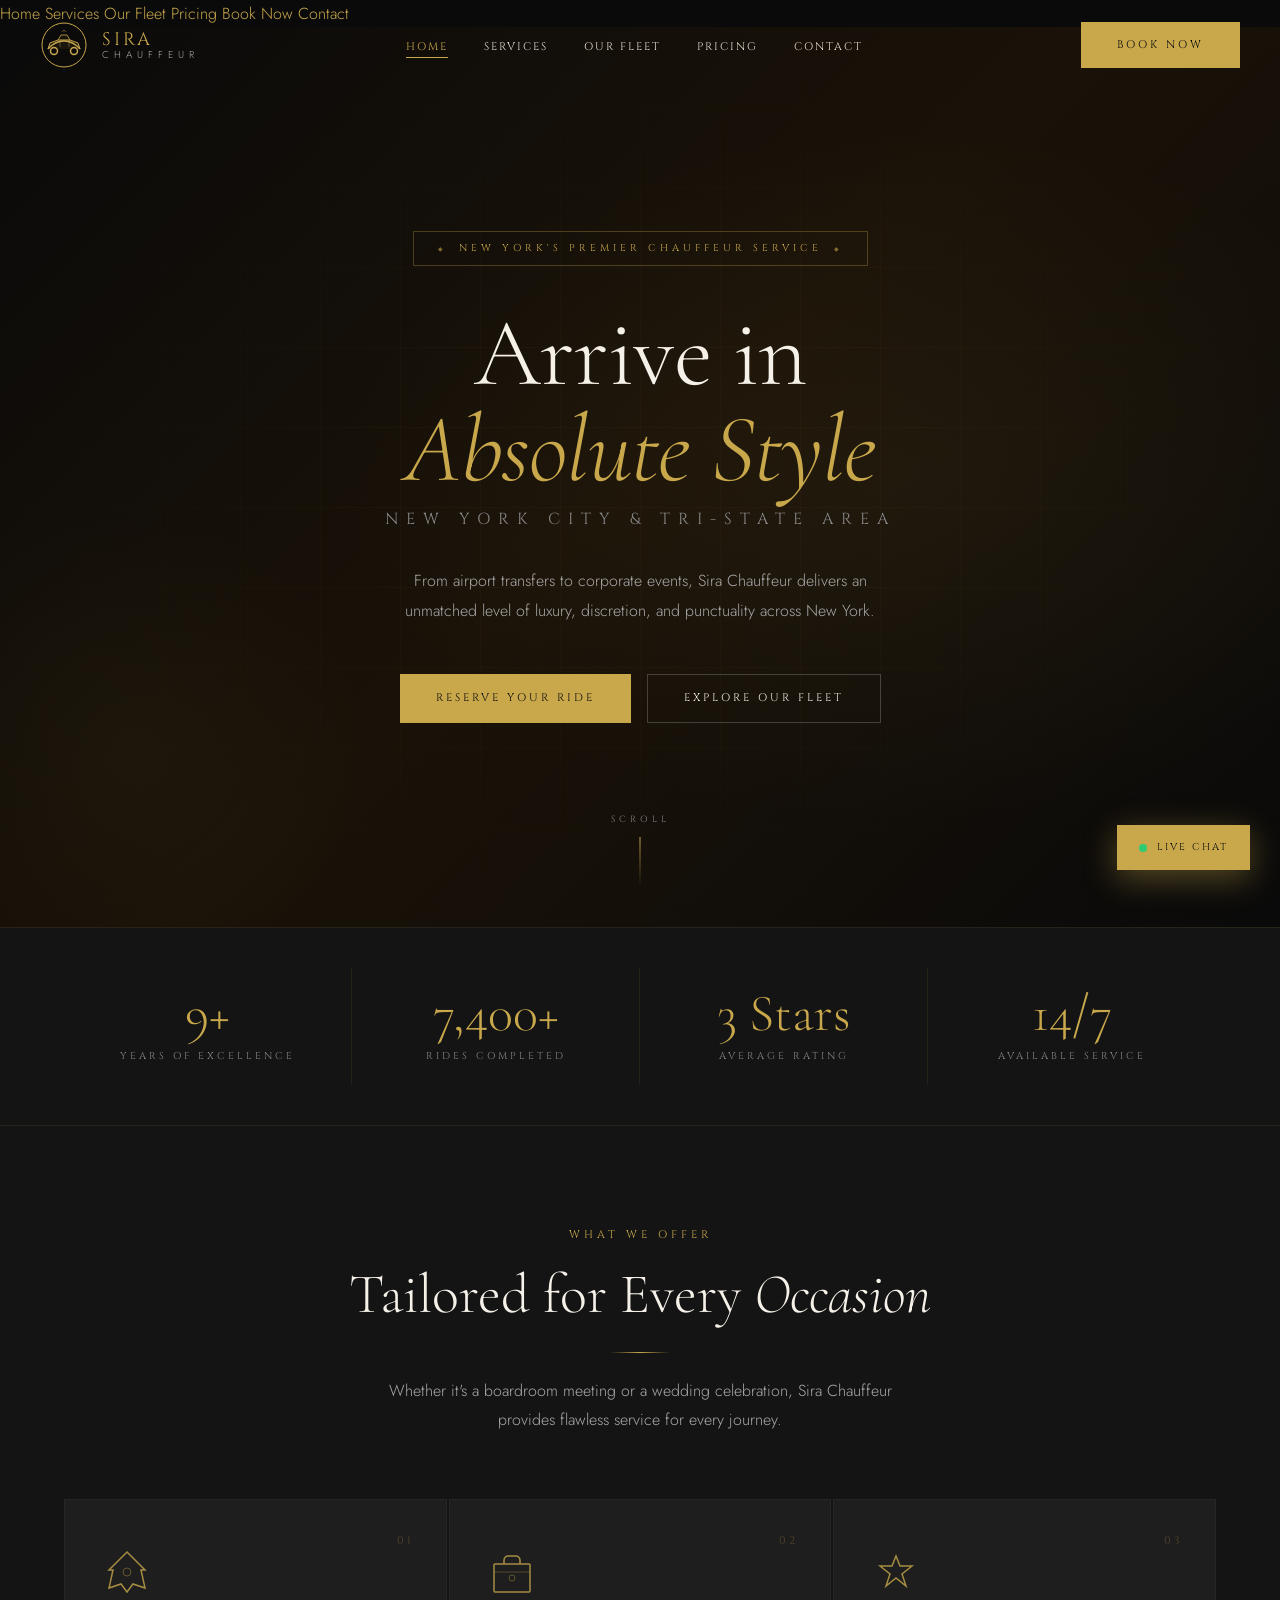
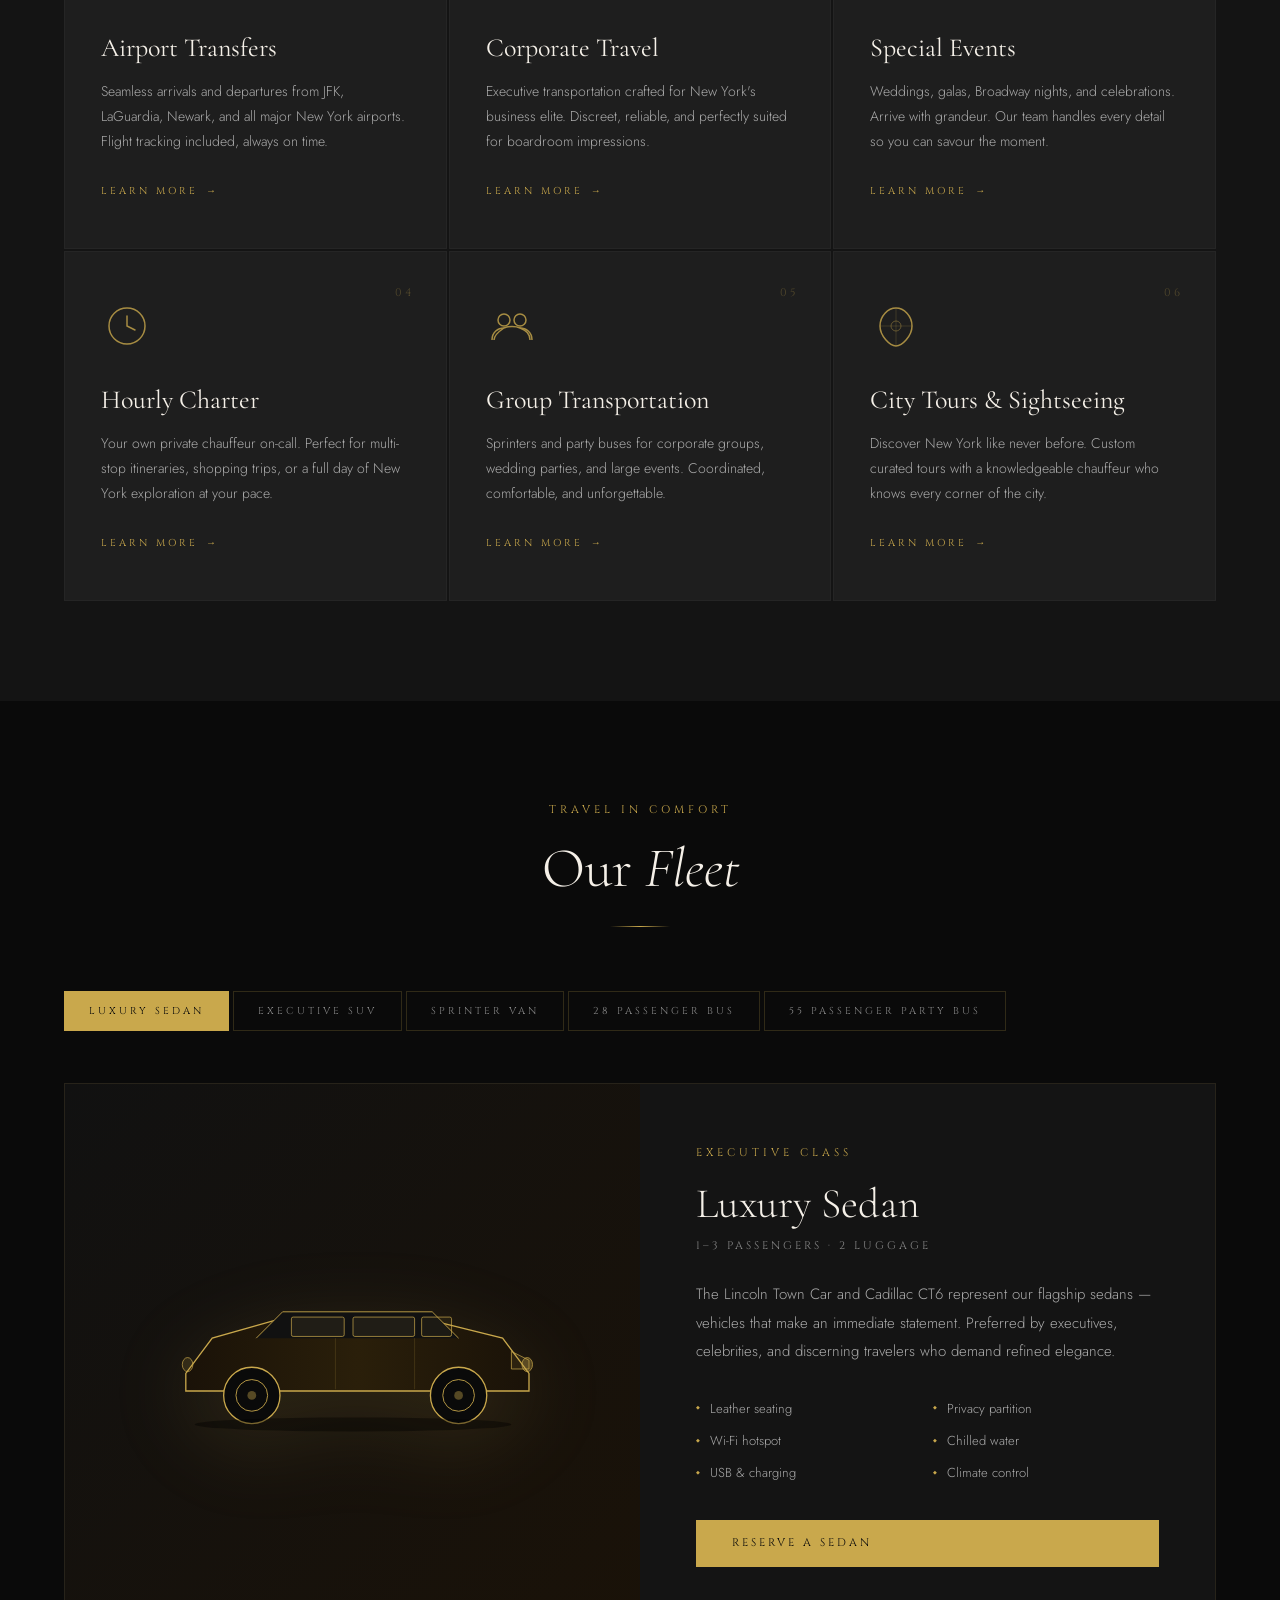
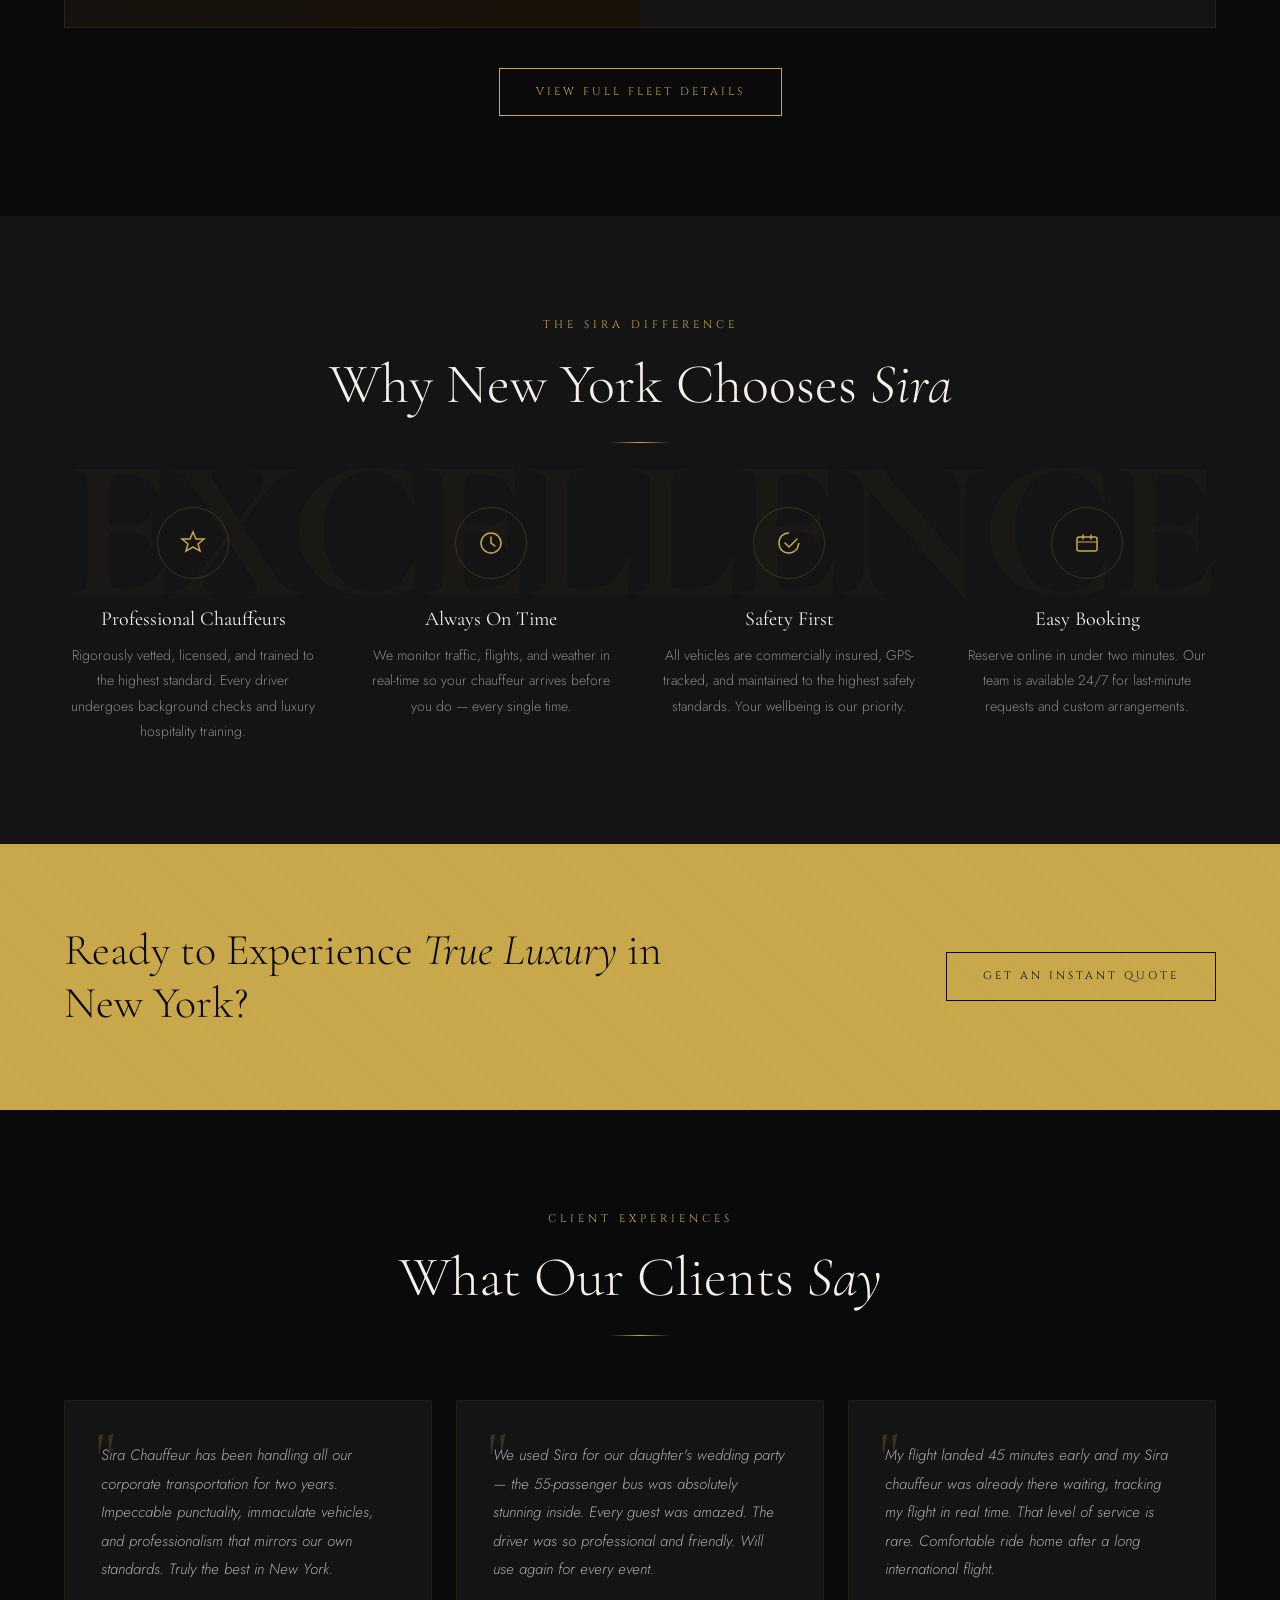
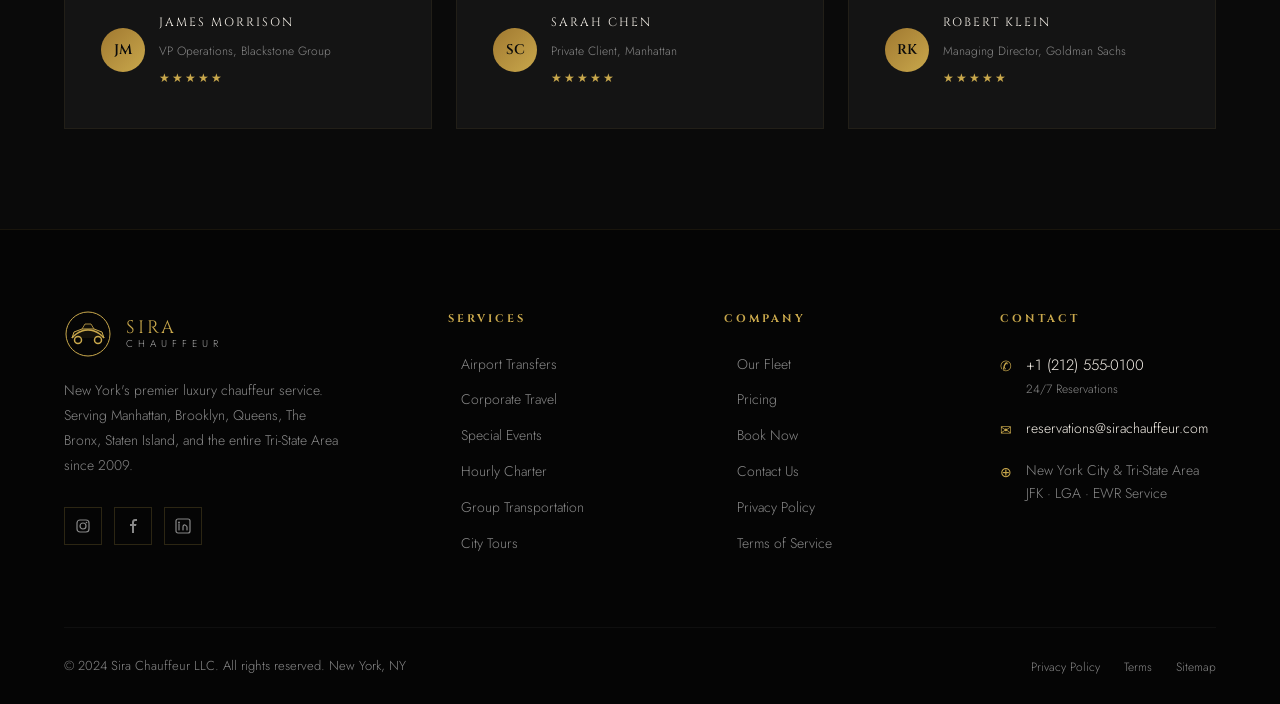
<file: index.html>
<!DOCTYPE html>
<html lang="en">
<head>
  <meta charset="UTF-8">
  <meta name="viewport" content="width=device-width, initial-scale=1.0">
  <title>Sira Chauffeur — Luxury Ground Transportation New York</title>
  <meta name="description" content="New York's premier luxury chauffeur service. Professional black car service, corporate transportation, airport transfers, and event transportation throughout NYC and tri-state area.">
  <meta name="keywords" content="chauffeur service New York, luxury car service NYC, black car service, airport transfer NYC, corporate transportation New York">
  <link rel="canonical" href="https://sirachauffeur.com/">
  <link rel="stylesheet" href="css/style.css">
  <!-- Open Graph -->
  <meta property="og:title" content="Sira Chauffeur — Luxury Ground Transportation New York">
  <meta property="og:description" content="New York's premier chauffeur service. Sedan, SUV, Sprinter, and Bus transportation.">
  <meta property="og:type" content="website">
</head>
<body>

<!-- ============ NAVIGATION ============ -->
<nav id="navbar">
  <div class="nav-inner">
    <a href="index.html" class="nav-logo">
      <svg class="logo-icon" viewBox="0 0 48 48" fill="none" xmlns="http://www.w3.org/2000/svg">
        <circle cx="24" cy="24" r="22" stroke="#C9A84C" stroke-width="1"/>
        <path d="M8 28 C8 28, 14 20, 24 20 C34 20, 40 28, 40 28" stroke="#C9A84C" stroke-width="1.5" fill="none"/>
        <circle cx="14" cy="30" r="3.5" fill="none" stroke="#C9A84C" stroke-width="1.5"/>
        <circle cx="34" cy="30" r="3.5" fill="none" stroke="#C9A84C" stroke-width="1.5"/>
        <path d="M8 28 L10 22 L18 19 L30 19 L38 22 L40 28" fill="rgba(201,168,76,0.08)" stroke="#C9A84C" stroke-width="1"/>
        <path d="M20 19 L20 26" stroke="#C9A84C" stroke-width="0.8" opacity="0.5"/>
        <path d="M29 19 L29 26" stroke="#C9A84C" stroke-width="0.8" opacity="0.5"/>
        <path d="M18 19 L21 14 L27 14 L30 19" fill="rgba(201,168,76,0.06)" stroke="#C9A84C" stroke-width="0.8"/>
        <path d="M22 11 L24 9 L26 11" stroke="#C9A84C" stroke-width="0.8" opacity="0.6"/>
      </svg>
      <div class="logo-text">
        <span class="logo-name">Sira</span>
        <span class="logo-sub">Chauffeur</span>
      </div>
    </a>
    <ul class="nav-links">
      <li><a href="index.html" class="active">Home</a></li>
      <li><a href="pages/services.html">Services</a></li>
      <li><a href="pages/fleet.html">Our Fleet</a></li>
      <li><a href="pages/pricing.html">Pricing</a></li>
      <li><a href="pages/contact.html">Contact</a></li>
    </ul>
    <a href="pages/booking.html" class="btn btn-primary nav-cta">Book Now</a>
    <button class="hamburger" aria-label="Menu">
      <span></span><span></span><span></span>
    </button>
  </div>
</nav>

<!-- Mobile Menu -->
<div class="mobile-menu">
  <button class="mobile-close" style="position:absolute;top:30px;right:30px;background:none;border:none;color:#C9A84C;font-size:28px;cursor:pointer;">✕</button>
  <a href="index.html">Home</a>
  <a href="pages/services.html">Services</a>
  <a href="pages/fleet.html">Our Fleet</a>
  <a href="pages/pricing.html">Pricing</a>
  <a href="pages/booking.html">Book Now</a>
  <a href="pages/contact.html">Contact</a>
</div>

<!-- ============ HERO ============ -->
<section class="hero">
  <div class="hero-bg"></div>
  <div class="hero-grid"></div>

  <div class="hero-content">
    <div class="hero-badge">New York's Premier Chauffeur Service</div>

    <h1 class="hero-title">
      Arrive in <em>Absolute Style</em>
    </h1>

    <p class="hero-city">New York City &amp; Tri-State Area</p>

    <p class="hero-desc">
      From airport transfers to corporate events, Sira Chauffeur delivers an unmatched level of luxury, discretion, and punctuality across New York.
    </p>

    <div class="hero-actions">
      <a href="pages/booking.html" class="btn btn-primary">Reserve Your Ride</a>
      <a href="pages/fleet.html" class="btn btn-ghost">Explore Our Fleet</a>
    </div>
  </div>

  <div class="hero-scroll">
    <span>Scroll</span>
    <div class="scroll-line"></div>
  </div>
</section>

<!-- ============ STATS BAR ============ -->
<section class="stats-bar">
  <div class="container">
    <div class="stats-grid">
      <div class="stat-item fade-in">
        <span class="stat-num" data-count="15" data-suffix="+">15+</span>
        <span class="stat-label">Years of Excellence</span>
      </div>
      <div class="stat-item fade-in">
        <span class="stat-num" data-count="12000" data-suffix="+">12,000+</span>
        <span class="stat-label">Rides Completed</span>
      </div>
      <div class="stat-item fade-in">
        <span class="stat-num" data-count="5" data-suffix=" Stars">5 Stars</span>
        <span class="stat-label">Average Rating</span>
      </div>
      <div class="stat-item fade-in">
        <span class="stat-num" data-count="24" data-suffix="/7">24/7</span>
        <span class="stat-label">Available Service</span>
      </div>
    </div>
  </div>
</section>

<!-- ============ SERVICES ============ -->
<section class="services-section section-pad">
  <div class="container">
    <div class="services-header text-center fade-in">
      <span class="eyebrow">What We Offer</span>
      <h2 class="section-title">Tailored for Every <em>Occasion</em></h2>
      <div class="gold-line"></div>
      <p class="section-subtitle" style="margin: 0 auto;">Whether it's a boardroom meeting or a wedding celebration, Sira Chauffeur provides flawless service for every journey.</p>
    </div>

    <div class="services-grid">
      <a href="pages/services.html#airport" class="service-card fade-in">
        <span class="service-card-num">01</span>
        <svg class="service-card-icon" viewBox="0 0 52 52" fill="none">
          <path d="M26 4 L44 22 L40 22 L44 40 L32 36 L26 44 L20 36 L8 40 L12 22 L8 22 Z" stroke="#C9A84C" stroke-width="1.5" fill="none"/>
          <circle cx="26" cy="24" r="4" stroke="#C9A84C" stroke-width="1" opacity="0.5"/>
        </svg>
        <h3>Airport Transfers</h3>
        <p>Seamless arrivals and departures from JFK, LaGuardia, Newark, and all major New York airports. Flight tracking included, always on time.</p>
        <span class="service-link">Learn More</span>
      </a>

      <a href="pages/services.html#corporate" class="service-card fade-in">
        <span class="service-card-num">02</span>
        <svg class="service-card-icon" viewBox="0 0 52 52" fill="none">
          <rect x="8" y="16" width="36" height="28" rx="1" stroke="#C9A84C" stroke-width="1.5" fill="none"/>
          <path d="M18 16 L18 12 C18 10 20 8 22 8 L30 8 C32 8 34 10 34 12 L34 16" stroke="#C9A84C" stroke-width="1.5" fill="none"/>
          <path d="M8 24 L44 24" stroke="#C9A84C" stroke-width="1" opacity="0.4"/>
          <circle cx="26" cy="30" r="3" stroke="#C9A84C" stroke-width="1" opacity="0.5"/>
        </svg>
        <h3>Corporate Travel</h3>
        <p>Executive transportation crafted for New York's business elite. Discreet, reliable, and perfectly suited for boardroom impressions.</p>
        <span class="service-link">Learn More</span>
      </a>

      <a href="pages/services.html#events" class="service-card fade-in">
        <span class="service-card-num">03</span>
        <svg class="service-card-icon" viewBox="0 0 52 52" fill="none">
          <path d="M26 8 L30 18 L42 18 L32 26 L36 38 L26 30 L16 38 L20 26 L10 18 L22 18 Z" stroke="#C9A84C" stroke-width="1.5" fill="none"/>
        </svg>
        <h3>Special Events</h3>
        <p>Weddings, galas, Broadway nights, and celebrations. Arrive with grandeur. Our team handles every detail so you can savour the moment.</p>
        <span class="service-link">Learn More</span>
      </a>

      <a href="pages/services.html#hourly" class="service-card fade-in">
        <span class="service-card-num">04</span>
        <svg class="service-card-icon" viewBox="0 0 52 52" fill="none">
          <circle cx="26" cy="26" r="18" stroke="#C9A84C" stroke-width="1.5" fill="none"/>
          <path d="M26 16 L26 26 L34 30" stroke="#C9A84C" stroke-width="1.5" stroke-linecap="round"/>
        </svg>
        <h3>Hourly Charter</h3>
        <p>Your own private chauffeur on-call. Perfect for multi-stop itineraries, shopping trips, or a full day of New York exploration at your pace.</p>
        <span class="service-link">Learn More</span>
      </a>

      <a href="pages/services.html#group" class="service-card fade-in">
        <span class="service-card-num">05</span>
        <svg class="service-card-icon" viewBox="0 0 52 52" fill="none">
          <circle cx="18" cy="20" r="6" stroke="#C9A84C" stroke-width="1.5" fill="none"/>
          <circle cx="34" cy="20" r="6" stroke="#C9A84C" stroke-width="1.5" fill="none"/>
          <path d="M6 40 C6 32, 12 28, 18 28" stroke="#C9A84C" stroke-width="1.5" fill="none"/>
          <path d="M46 40 C46 32, 40 28, 34 28" stroke="#C9A84C" stroke-width="1.5" fill="none"/>
          <path d="M18 28 C22 26, 30 26, 34 28 C40 30, 44 34, 44 40" stroke="#C9A84C" stroke-width="1.5" fill="none"/>
          <path d="M8 40 C8 36, 12 32, 18 28" stroke="#C9A84C" stroke-width="1.5" fill="none"/>
        </svg>
        <h3>Group Transportation</h3>
        <p>Sprinters and party buses for corporate groups, wedding parties, and large events. Coordinated, comfortable, and unforgettable.</p>
        <span class="service-link">Learn More</span>
      </a>

      <a href="pages/services.html#tours" class="service-card fade-in">
        <span class="service-card-num">06</span>
        <svg class="service-card-icon" viewBox="0 0 52 52" fill="none">
          <path d="M26 8 C18 8, 10 16, 10 26 C10 36, 20 46, 26 46 C32 46, 42 36, 42 26 C42 16, 34 8, 26 8 Z" stroke="#C9A84C" stroke-width="1.5" fill="none"/>
          <circle cx="26" cy="26" r="5" stroke="#C9A84C" stroke-width="1" opacity="0.5"/>
          <path d="M26 8 L26 46" stroke="#C9A84C" stroke-width="0.8" opacity="0.3"/>
          <path d="M10 26 L42 26" stroke="#C9A84C" stroke-width="0.8" opacity="0.3"/>
        </svg>
        <h3>City Tours &amp; Sightseeing</h3>
        <p>Discover New York like never before. Custom curated tours with a knowledgeable chauffeur who knows every corner of the city.</p>
        <span class="service-link">Learn More</span>
      </a>
    </div>
  </div>
</section>

<!-- ============ FLEET PREVIEW ============ -->
<section class="fleet-section section-pad">
  <div class="container">
    <div class="text-center fade-in" style="margin-bottom: 64px;">
      <span class="eyebrow">Travel in Comfort</span>
      <h2 class="section-title">Our <em>Fleet</em></h2>
      <div class="gold-line"></div>
    </div>

    <div class="fleet-tabs">
      <button class="fleet-tab active" data-fleet="sedan">Luxury Sedan</button>
      <button class="fleet-tab" data-fleet="suv">Executive SUV</button>
      <button class="fleet-tab" data-fleet="sprinter">Sprinter Van</button>
      <button class="fleet-tab" data-fleet="bus28">28 Passenger Bus</button>
      <button class="fleet-tab" data-fleet="bus55">55 Passenger Party Bus</button>
    </div>

    <!-- SEDAN -->
    <div class="fleet-card active" data-fleet="sedan">
      <div class="fleet-card-visual">
        <svg viewBox="0 0 500 220" fill="none" xmlns="http://www.w3.org/2000/svg">
          <defs>
            <linearGradient id="carGrad" x1="0" y1="0" x2="1" y2="0">
              <stop offset="0%" stop-color="#1a1208"/>
              <stop offset="50%" stop-color="#2a1f0a"/>
              <stop offset="100%" stop-color="#1a1208"/>
            </linearGradient>
          </defs>
          <!-- Body -->
          <path d="M60 150 L60 130 L90 90 L160 70 L340 70 L420 90 L450 130 L450 150 Z" fill="url(#carGrad)" stroke="#C9A84C" stroke-width="1.5"/>
          <!-- Roof -->
          <path d="M140 90 L170 60 L340 60 L370 90" fill="#111" stroke="#C9A84C" stroke-width="1"/>
          <!-- Windows -->
          <rect x="180" y="66" width="60" height="22" rx="2" fill="rgba(201,168,76,0.08)" stroke="#C9A84C" stroke-width="0.8"/>
          <rect x="250" y="66" width="70" height="22" rx="2" fill="rgba(201,168,76,0.08)" stroke="#C9A84C" stroke-width="0.8"/>
          <rect x="328" y="66" width="34" height="22" rx="2" fill="rgba(201,168,76,0.06)" stroke="#C9A84C" stroke-width="0.8"/>
          <!-- Wheels -->
          <circle cx="135" cy="155" r="32" fill="#0a0a0a" stroke="#C9A84C" stroke-width="1.5"/>
          <circle cx="135" cy="155" r="18" fill="none" stroke="#C9A84C" stroke-width="1"/>
          <circle cx="135" cy="155" r="5" fill="#C9A84C" opacity="0.4"/>
          <circle cx="370" cy="155" r="32" fill="#0a0a0a" stroke="#C9A84C" stroke-width="1.5"/>
          <circle cx="370" cy="155" r="18" fill="none" stroke="#C9A84C" stroke-width="1"/>
          <circle cx="370" cy="155" r="5" fill="#C9A84C" opacity="0.4"/>
          <!-- Headlights -->
          <ellipse cx="448" cy="120" rx="6" ry="8" fill="rgba(201,168,76,0.3)" stroke="#C9A84C" stroke-width="0.8"/>
          <ellipse cx="62" cy="120" rx="6" ry="8" fill="rgba(201,168,76,0.15)" stroke="#C9A84C" stroke-width="0.8"/>
          <!-- Door lines -->
          <path d="M230 90 L230 148" stroke="#C9A84C" stroke-width="0.5" opacity="0.4"/>
          <path d="M320 90 L320 148" stroke="#C9A84C" stroke-width="0.5" opacity="0.4"/>
          <!-- Grill -->
          <path d="M430 105 L450 115 L450 125 L430 125 Z" fill="rgba(201,168,76,0.1)" stroke="#C9A84C" stroke-width="0.8"/>
          <!-- Ground shadow -->
          <ellipse cx="250" cy="188" rx="180" ry="8" fill="rgba(0,0,0,0.4)"/>
        </svg>
      </div>
      <div class="fleet-card-info">
        <span class="eyebrow">Executive Class</span>
        <h3>Luxury Sedan</h3>
        <p class="fleet-capacity">1–3 Passengers · 2 Luggage</p>
        <p class="fleet-desc">The Lincoln Town Car and Cadillac CT6 represent our flagship sedans — vehicles that make an immediate statement. Preferred by executives, celebrities, and discerning travelers who demand refined elegance.</p>
        <ul class="fleet-features">
          <li>Leather seating</li>
          <li>Privacy partition</li>
          <li>Wi-Fi hotspot</li>
          <li>Chilled water</li>
          <li>USB &amp; charging</li>
          <li>Climate control</li>
        </ul>
        <a href="pages/booking.html" class="btn btn-primary">Reserve a Sedan</a>
      </div>
    </div>

    <!-- SUV -->
    <div class="fleet-card" data-fleet="suv">
      <div class="fleet-card-visual">
        <svg viewBox="0 0 520 230" fill="none" xmlns="http://www.w3.org/2000/svg">
          <defs>
            <linearGradient id="suvGrad" x1="0" y1="0" x2="1" y2="0">
              <stop offset="0%" stop-color="#1a1208"/>
              <stop offset="50%" stop-color="#221a08"/>
              <stop offset="100%" stop-color="#1a1208"/>
            </linearGradient>
          </defs>
          <path d="M50 155 L50 120 L80 80 L160 60 L380 60 L440 85 L470 120 L470 155 Z" fill="url(#suvGrad)" stroke="#C9A84C" stroke-width="1.5"/>
          <path d="M130 80 L155 52 L370 52 L400 80" fill="#0f0f0f" stroke="#C9A84C" stroke-width="1"/>
          <rect x="165" y="57" width="65" height="22" rx="2" fill="rgba(201,168,76,0.08)" stroke="#C9A84C" stroke-width="0.8"/>
          <rect x="240" y="57" width="80" height="22" rx="2" fill="rgba(201,168,76,0.08)" stroke="#C9A84C" stroke-width="0.8"/>
          <rect x="330" y="57" width="60" height="22" rx="2" fill="rgba(201,168,76,0.06)" stroke="#C9A84C" stroke-width="0.8"/>
          <circle cx="130" cy="162" r="34" fill="#0a0a0a" stroke="#C9A84C" stroke-width="1.5"/>
          <circle cx="130" cy="162" r="20" fill="none" stroke="#C9A84C" stroke-width="1"/>
          <circle cx="130" cy="162" r="6" fill="#C9A84C" opacity="0.3"/>
          <circle cx="390" cy="162" r="34" fill="#0a0a0a" stroke="#C9A84C" stroke-width="1.5"/>
          <circle cx="390" cy="162" r="20" fill="none" stroke="#C9A84C" stroke-width="1"/>
          <circle cx="390" cy="162" r="6" fill="#C9A84C" opacity="0.3"/>
          <ellipse cx="468" cy="118" rx="6" ry="10" fill="rgba(201,168,76,0.3)" stroke="#C9A84C" stroke-width="0.8"/>
          <ellipse cx="52" cy="118" rx="6" ry="10" fill="rgba(201,168,76,0.1)" stroke="#C9A84C" stroke-width="0.8"/>
          <path d="M240 80 L240 154" stroke="#C9A84C" stroke-width="0.5" opacity="0.3"/>
          <path d="M340 80 L340 154" stroke="#C9A84C" stroke-width="0.5" opacity="0.3"/>
          <ellipse cx="260" cy="195" rx="190" ry="9" fill="rgba(0,0,0,0.4)"/>
        </svg>
      </div>
      <div class="fleet-card-info">
        <span class="eyebrow">Premium Class</span>
        <h3>Executive SUV</h3>
        <p class="fleet-capacity">1–6 Passengers · 4 Luggage</p>
        <p class="fleet-desc">The Cadillac Escalade and Lincoln Navigator — commanding presences on New York's streets. Ideal for larger groups and those who desire elevated space without sacrificing luxury.</p>
        <ul class="fleet-features">
          <li>Premium leather</li>
          <li>Captain's chairs</li>
          <li>Wi-Fi &amp; entertainment</li>
          <li>Ample cargo space</li>
          <li>Climate-controlled</li>
          <li>Professional chauffeur</li>
        </ul>
        <a href="pages/booking.html" class="btn btn-primary">Reserve an SUV</a>
      </div>
    </div>

    <!-- SPRINTER -->
    <div class="fleet-card" data-fleet="sprinter">
      <div class="fleet-card-visual">
        <svg viewBox="0 0 540 230" fill="none" xmlns="http://www.w3.org/2000/svg">
          <path d="M40 160 L40 100 L80 60 L160 50 L420 50 L480 80 L490 100 L490 160 Z" fill="#1a1208" stroke="#C9A84C" stroke-width="1.5"/>
          <path d="M80 60 L90 45 L160 40 L160 50" fill="#111" stroke="#C9A84C" stroke-width="1"/>
          <rect x="90" y="55" width="50" height="24" rx="2" fill="rgba(201,168,76,0.08)" stroke="#C9A84C" stroke-width="0.8"/>
          <rect x="170" y="55" width="70" height="24" rx="2" fill="rgba(201,168,76,0.08)" stroke="#C9A84C" stroke-width="0.8"/>
          <rect x="255" y="55" width="70" height="24" rx="2" fill="rgba(201,168,76,0.08)" stroke="#C9A84C" stroke-width="0.8"/>
          <rect x="340" y="55" width="70" height="24" rx="2" fill="rgba(201,168,76,0.08)" stroke="#C9A84C" stroke-width="0.8"/>
          <circle cx="120" cy="168" r="28" fill="#0a0a0a" stroke="#C9A84C" stroke-width="1.5"/>
          <circle cx="120" cy="168" r="16" fill="none" stroke="#C9A84C" stroke-width="1"/>
          <circle cx="395" cy="168" r="28" fill="#0a0a0a" stroke="#C9A84C" stroke-width="1.5"/>
          <circle cx="395" cy="168" r="16" fill="none" stroke="#C9A84C" stroke-width="1"/>
          <ellipse cx="488" cy="118" rx="8" ry="12" fill="rgba(201,168,76,0.3)" stroke="#C9A84C" stroke-width="0.8"/>
          <ellipse cx="42" cy="118" rx="7" ry="12" fill="rgba(201,168,76,0.1)" stroke="#C9A84C" stroke-width="0.8"/>
          <path d="M160 50 L160 160" stroke="#C9A84C" stroke-width="0.5" opacity="0.3"/>
          <path d="M320 50 L320 160" stroke="#C9A84C" stroke-width="0.5" opacity="0.3"/>
          <path d="M430 50 L430 160" stroke="#C9A84C" stroke-width="0.5" opacity="0.3"/>
          <ellipse cx="265" cy="200" rx="210" ry="10" fill="rgba(0,0,0,0.4)"/>
        </svg>
      </div>
      <div class="fleet-card-info">
        <span class="eyebrow">Group Class</span>
        <h3>Mercedes Sprinter</h3>
        <p class="fleet-capacity">Up to 14 Passengers · 8 Luggage</p>
        <p class="fleet-desc">The Mercedes-Benz Sprinter Van — perfect for small groups, corporate shuttles, and airport transfers requiring spacious luxury. Reconfigurable seating and executive-grade interiors.</p>
        <ul class="fleet-features">
          <li>Executive seating</li>
          <li>Climate control</li>
          <li>WiFi &amp; charging</li>
          <li>LED ambient lighting</li>
          <li>Sound system</li>
          <li>Tinted windows</li>
        </ul>
        <a href="pages/booking.html" class="btn btn-primary">Reserve a Sprinter</a>
      </div>
    </div>

    <!-- BUS 28 -->
    <div class="fleet-card" data-fleet="bus28">
      <div class="fleet-card-visual">
        <svg viewBox="0 0 560 220" fill="none" xmlns="http://www.w3.org/2000/svg">
          <rect x="30" y="50" width="490" height="120" rx="8" fill="#1a1208" stroke="#C9A84C" stroke-width="1.5"/>
          <rect x="30" y="50" width="490" height="30" rx="4" fill="#111" stroke="#C9A84C" stroke-width="0.8"/>
          <rect x="50" y="58" width="40" height="18" rx="2" fill="rgba(201,168,76,0.1)" stroke="#C9A84C" stroke-width="0.7"/>
          <rect x="100" y="58" width="40" height="18" rx="2" fill="rgba(201,168,76,0.1)" stroke="#C9A84C" stroke-width="0.7"/>
          <rect x="150" y="58" width="40" height="18" rx="2" fill="rgba(201,168,76,0.1)" stroke="#C9A84C" stroke-width="0.7"/>
          <rect x="200" y="58" width="40" height="18" rx="2" fill="rgba(201,168,76,0.1)" stroke="#C9A84C" stroke-width="0.7"/>
          <rect x="250" y="58" width="40" height="18" rx="2" fill="rgba(201,168,76,0.1)" stroke="#C9A84C" stroke-width="0.7"/>
          <rect x="300" y="58" width="40" height="18" rx="2" fill="rgba(201,168,76,0.1)" stroke="#C9A84C" stroke-width="0.7"/>
          <rect x="350" y="58" width="40" height="18" rx="2" fill="rgba(201,168,76,0.1)" stroke="#C9A84C" stroke-width="0.7"/>
          <rect x="400" y="58" width="40" height="18" rx="2" fill="rgba(201,168,76,0.1)" stroke="#C9A84C" stroke-width="0.7"/>
          <rect x="450" y="58" width="50" height="18" rx="2" fill="rgba(201,168,76,0.1)" stroke="#C9A84C" stroke-width="0.7"/>
          <circle cx="100" cy="188" r="22" fill="#0a0a0a" stroke="#C9A84C" stroke-width="1.5"/>
          <circle cx="100" cy="188" r="12" fill="none" stroke="#C9A84C" stroke-width="1"/>
          <circle cx="200" cy="188" r="22" fill="#0a0a0a" stroke="#C9A84C" stroke-width="1.5"/>
          <circle cx="200" cy="188" r="12" fill="none" stroke="#C9A84C" stroke-width="1"/>
          <circle cx="360" cy="188" r="22" fill="#0a0a0a" stroke="#C9A84C" stroke-width="1.5"/>
          <circle cx="360" cy="188" r="12" fill="none" stroke="#C9A84C" stroke-width="1"/>
          <circle cx="460" cy="188" r="22" fill="#0a0a0a" stroke="#C9A84C" stroke-width="1.5"/>
          <circle cx="460" cy="188" r="12" fill="none" stroke="#C9A84C" stroke-width="1"/>
          <rect x="30" y="115" width="16" height="35" rx="2" fill="rgba(201,168,76,0.2)" stroke="#C9A84C" stroke-width="0.8"/>
          <rect x="524" y="115" width="16" height="35" rx="2" fill="rgba(201,168,76,0.3)" stroke="#C9A84C" stroke-width="0.8"/>
          <text x="280" y="108" text-anchor="middle" font-size="11" fill="rgba(201,168,76,0.6)" font-family="Cinzel, serif" letter-spacing="3">SIRA CHAUFFEUR</text>
        </svg>
      </div>
      <div class="fleet-card-info">
        <span class="eyebrow">Charter Class</span>
        <h3>28 Passenger Bus</h3>
        <p class="fleet-capacity">Up to 28 Passengers</p>
        <p class="fleet-desc">Ideal for corporate shuttles, wedding parties, and group events across New York. Comfortable high-back seating, climate-controlled cabin, and professional drivers who know the city intimately.</p>
        <ul class="fleet-features">
          <li>High-back seating</li>
          <li>Climate control</li>
          <li>PA system</li>
          <li>Luggage bays</li>
          <li>WiFi available</li>
          <li>Reclining seats</li>
        </ul>
        <a href="pages/booking.html" class="btn btn-primary">Reserve the Bus</a>
      </div>
    </div>

    <!-- PARTY BUS 55 -->
    <div class="fleet-card" data-fleet="bus55">
      <div class="fleet-card-visual">
        <svg viewBox="0 0 560 230" fill="none" xmlns="http://www.w3.org/2000/svg">
          <rect x="20" y="40" width="510" height="140" rx="10" fill="#1a1208" stroke="#C9A84C" stroke-width="1.5"/>
          <rect x="20" y="40" width="510" height="36" rx="6" fill="#111" stroke="#C9A84C" stroke-width="0.8"/>
          <!-- Panoramic windows -->
          <rect x="40" y="50" width="50" height="20" rx="3" fill="rgba(201,168,76,0.12)" stroke="#C9A84C" stroke-width="0.8"/>
          <rect x="100" y="50" width="50" height="20" rx="3" fill="rgba(201,168,76,0.12)" stroke="#C9A84C" stroke-width="0.8"/>
          <rect x="160" y="50" width="50" height="20" rx="3" fill="rgba(201,168,76,0.12)" stroke="#C9A84C" stroke-width="0.8"/>
          <rect x="220" y="50" width="50" height="20" rx="3" fill="rgba(201,168,76,0.12)" stroke="#C9A84C" stroke-width="0.8"/>
          <rect x="280" y="50" width="50" height="20" rx="3" fill="rgba(201,168,76,0.12)" stroke="#C9A84C" stroke-width="0.8"/>
          <rect x="340" y="50" width="50" height="20" rx="3" fill="rgba(201,168,76,0.12)" stroke="#C9A84C" stroke-width="0.8"/>
          <rect x="400" y="50" width="50" height="20" rx="3" fill="rgba(201,168,76,0.12)" stroke="#C9A84C" stroke-width="0.8"/>
          <rect x="460" y="50" width="50" height="20" rx="3" fill="rgba(201,168,76,0.12)" stroke="#C9A84C" stroke-width="0.8"/>
          <!-- LED strip -->
          <rect x="20" y="176" width="510" height="4" fill="rgba(201,168,76,0.25)"/>
          <!-- Party elements -->
          <circle cx="150" cy="120" r="2" fill="#C9A84C" opacity="0.6"/>
          <circle cx="220" cy="100" r="2" fill="#C9A84C" opacity="0.4"/>
          <circle cx="290" cy="130" r="2" fill="#C9A84C" opacity="0.5"/>
          <circle cx="360" cy="105" r="2" fill="#C9A84C" opacity="0.6"/>
          <circle cx="430" cy="125" r="2" fill="#C9A84C" opacity="0.4"/>
          <!-- Wheels -->
          <circle cx="100" cy="196" r="24" fill="#0a0a0a" stroke="#C9A84C" stroke-width="1.5"/>
          <circle cx="100" cy="196" r="13" fill="none" stroke="#C9A84C" stroke-width="1"/>
          <circle cx="220" cy="196" r="24" fill="#0a0a0a" stroke="#C9A84C" stroke-width="1.5"/>
          <circle cx="220" cy="196" r="13" fill="none" stroke="#C9A84C" stroke-width="1"/>
          <circle cx="340" cy="196" r="24" fill="#0a0a0a" stroke="#C9A84C" stroke-width="1.5"/>
          <circle cx="340" cy="196" r="13" fill="none" stroke="#C9A84C" stroke-width="1"/>
          <circle cx="460" cy="196" r="24" fill="#0a0a0a" stroke="#C9A84C" stroke-width="1.5"/>
          <circle cx="460" cy="196" r="13" fill="none" stroke="#C9A84C" stroke-width="1"/>
          <!-- Headlight -->
          <rect x="20" y="120" width="10" height="20" rx="2" fill="rgba(201,168,76,0.15)" stroke="#C9A84C" stroke-width="0.8"/>
          <rect x="520" y="120" width="10" height="20" rx="2" fill="rgba(201,168,76,0.3)" stroke="#C9A84C" stroke-width="0.8"/>
          <text x="280" y="110" text-anchor="middle" font-size="10" fill="rgba(201,168,76,0.5)" font-family="Cinzel, serif" letter-spacing="4">SIRA CHAUFFEUR</text>
        </svg>
      </div>
      <div class="fleet-card-info">
        <span class="eyebrow">Party Class</span>
        <h3>55 Passenger Party Bus</h3>
        <p class="fleet-capacity">Up to 55 Passengers</p>
        <p class="fleet-desc">The ultimate celebration vehicle for New York. Full interior entertainment system, ambient LED lighting, built-in bar, and dance floor. Your party begins the moment you step aboard.</p>
        <ul class="fleet-features">
          <li>LED dance floor</li>
          <li>Premium sound system</li>
          <li>Built-in bar area</li>
          <li>Panoramic windows</li>
          <li>Pole &amp; wrap seating</li>
          <li>Ambient lighting</li>
        </ul>
        <a href="pages/booking.html" class="btn btn-primary">Reserve Party Bus</a>
      </div>
    </div>

    <div class="text-center" style="margin-top: 40px;">
      <a href="pages/fleet.html" class="btn btn-outline">View Full Fleet Details</a>
    </div>
  </div>
</section>

<!-- ============ WHY US ============ -->
<section class="why-section section-pad">
  <div class="container">
    <div class="text-center fade-in" style="margin-bottom: 64px;">
      <span class="eyebrow">The Sira Difference</span>
      <h2 class="section-title">Why New York Chooses <em>Sira</em></h2>
      <div class="gold-line"></div>
    </div>

    <div class="why-grid">
      <div class="why-item fade-in">
        <div class="why-icon">
          <svg width="28" height="28" viewBox="0 0 28 28" fill="none">
            <path d="M14 3 L17 10 L25 10 L19 15 L21 22 L14 18 L7 22 L9 15 L3 10 L11 10 Z" stroke="#C9A84C" stroke-width="1.5" fill="none"/>
          </svg>
        </div>
        <h4>Professional Chauffeurs</h4>
        <p>Rigorously vetted, licensed, and trained to the highest standard. Every driver undergoes background checks and luxury hospitality training.</p>
      </div>

      <div class="why-item fade-in">
        <div class="why-icon">
          <svg width="28" height="28" viewBox="0 0 28 28" fill="none">
            <circle cx="14" cy="14" r="10" stroke="#C9A84C" stroke-width="1.5" fill="none"/>
            <path d="M14 8 L14 14 L18 17" stroke="#C9A84C" stroke-width="1.5" stroke-linecap="round"/>
          </svg>
        </div>
        <h4>Always On Time</h4>
        <p>We monitor traffic, flights, and weather in real-time so your chauffeur arrives before you do — every single time.</p>
      </div>

      <div class="why-item fade-in">
        <div class="why-icon">
          <svg width="28" height="28" viewBox="0 0 28 28" fill="none">
            <path d="M14 4 C8 4, 4 8, 4 14 C4 20, 8 24, 14 24" stroke="#C9A84C" stroke-width="1.5" fill="none"/>
            <path d="M14 24 C16 24, 20 22, 22 20 L24 14" stroke="#C9A84C" stroke-width="1.5" fill="none"/>
            <path d="M10 14 L14 18 L22 10" stroke="#C9A84C" stroke-width="1.5" stroke-linecap="round" stroke-linejoin="round"/>
          </svg>
        </div>
        <h4>Safety First</h4>
        <p>All vehicles are commercially insured, GPS-tracked, and maintained to the highest safety standards. Your wellbeing is our priority.</p>
      </div>

      <div class="why-item fade-in">
        <div class="why-icon">
          <svg width="28" height="28" viewBox="0 0 28 28" fill="none">
            <rect x="4" y="8" width="20" height="14" rx="2" stroke="#C9A84C" stroke-width="1.5" fill="none"/>
            <path d="M4 13 L24 13" stroke="#C9A84C" stroke-width="1"/>
            <path d="M10 6 L10 10" stroke="#C9A84C" stroke-width="1.5" stroke-linecap="round"/>
            <path d="M18 6 L18 10" stroke="#C9A84C" stroke-width="1.5" stroke-linecap="round"/>
          </svg>
        </div>
        <h4>Easy Booking</h4>
        <p>Reserve online in under two minutes. Our team is available 24/7 for last-minute requests and custom arrangements.</p>
      </div>
    </div>
  </div>
</section>

<!-- ============ BOOKING CTA ============ -->
<section class="booking-cta">
  <div class="container">
    <div class="booking-cta-inner">
      <h2>Ready to Experience <em>True Luxury</em> in New York?</h2>
      <a href="pages/booking.html" class="btn btn-outline" style="border-color: var(--onyx); color: var(--onyx);">Get an Instant Quote</a>
    </div>
  </div>
</section>

<!-- ============ TESTIMONIALS ============ -->
<section class="testimonials-section section-pad">
  <div class="container">
    <div class="text-center fade-in" style="margin-bottom: 64px;">
      <span class="eyebrow">Client Experiences</span>
      <h2 class="section-title">What Our Clients <em>Say</em></h2>
      <div class="gold-line"></div>
    </div>

    <div class="testimonials-grid">
      <div class="testimonial-card fade-in">
        <div class="testimonial-quote">"</div>
        <p class="testimonial-text">Sira Chauffeur has been handling all our corporate transportation for two years. Impeccable punctuality, immaculate vehicles, and professionalism that mirrors our own standards. Truly the best in New York.</p>
        <div class="testimonial-author">
          <div class="author-avatar">JM</div>
          <div>
            <span class="author-name">James Morrison</span>
            <span class="author-role">VP Operations, Blackstone Group</span>
            <div class="stars">★★★★★</div>
          </div>
        </div>
      </div>

      <div class="testimonial-card fade-in">
        <div class="testimonial-quote">"</div>
        <p class="testimonial-text">We used Sira for our daughter's wedding party — the 55-passenger bus was absolutely stunning inside. Every guest was amazed. The driver was so professional and friendly. Will use again for every event.</p>
        <div class="testimonial-author">
          <div class="author-avatar">SC</div>
          <div>
            <span class="author-name">Sarah Chen</span>
            <span class="author-role">Private Client, Manhattan</span>
            <div class="stars">★★★★★</div>
          </div>
        </div>
      </div>

      <div class="testimonial-card fade-in">
        <div class="testimonial-quote">"</div>
        <p class="testimonial-text">My flight landed 45 minutes early and my Sira chauffeur was already there waiting, tracking my flight in real time. That level of service is rare. Comfortable ride home after a long international flight.</p>
        <div class="testimonial-author">
          <div class="author-avatar">RK</div>
          <div>
            <span class="author-name">Robert Klein</span>
            <span class="author-role">Managing Director, Goldman Sachs</span>
            <div class="stars">★★★★★</div>
          </div>
        </div>
      </div>
    </div>
  </div>
</section>

<!-- ============ FOOTER ============ -->
<footer>
  <div class="container">
    <div class="footer-top">
      <div class="footer-brand">
        <a href="index.html" class="nav-logo" style="margin-bottom: 0;">
          <svg class="logo-icon" viewBox="0 0 48 48" fill="none">
            <circle cx="24" cy="24" r="22" stroke="#C9A84C" stroke-width="1"/>
            <path d="M8 28 C8 28, 14 20, 24 20 C34 20, 40 28, 40 28" stroke="#C9A84C" stroke-width="1.5" fill="none"/>
            <circle cx="14" cy="30" r="3.5" fill="none" stroke="#C9A84C" stroke-width="1.5"/>
            <circle cx="34" cy="30" r="3.5" fill="none" stroke="#C9A84C" stroke-width="1.5"/>
            <path d="M8 28 L10 22 L18 19 L30 19 L38 22 L40 28" fill="rgba(201,168,76,0.08)" stroke="#C9A84C" stroke-width="1"/>
            <path d="M18 19 L21 14 L27 14 L30 19" fill="rgba(201,168,76,0.06)" stroke="#C9A84C" stroke-width="0.8"/>
          </svg>
          <div class="logo-text">
            <span class="logo-name">Sira</span>
            <span class="logo-sub">Chauffeur</span>
          </div>
        </a>
        <p>New York's premier luxury chauffeur service. Serving Manhattan, Brooklyn, Queens, The Bronx, Staten Island, and the entire Tri-State Area since 2009.</p>
        <div class="footer-socials">
          <a href="#" class="social-link" aria-label="Instagram">
            <svg width="16" height="16" viewBox="0 0 16 16" fill="none">
              <rect x="2" y="2" width="12" height="12" rx="3" stroke="currentColor" stroke-width="1.2"/>
              <circle cx="8" cy="8" r="3" stroke="currentColor" stroke-width="1.2"/>
              <circle cx="11.5" cy="4.5" r="0.8" fill="currentColor"/>
            </svg>
          </a>
          <a href="#" class="social-link" aria-label="Facebook">
            <svg width="16" height="16" viewBox="0 0 16 16" fill="none">
              <path d="M9 6 L9 4.5 C9 3.7 9.4 3 10.5 3 L12 3 L12 1 L10 1 C8 1, 7 2.5, 7 4 L7 6 L5 6 L5 8 L7 8 L7 15 L9 15 L9 8 L11 8 L11.5 6 Z" fill="currentColor"/>
            </svg>
          </a>
          <a href="#" class="social-link" aria-label="LinkedIn">
            <svg width="16" height="16" viewBox="0 0 16 16" fill="none">
              <rect x="1" y="1" width="14" height="14" rx="2" stroke="currentColor" stroke-width="1.2"/>
              <path d="M4 6 L4 12" stroke="currentColor" stroke-width="1.2" stroke-linecap="round"/>
              <circle cx="4" cy="4.5" r="1" fill="currentColor"/>
              <path d="M8 12 L8 9 C8 7.5 9 6.5 10 7 C11 7.5 12 8 12 9 L12 12" stroke="currentColor" stroke-width="1.2" stroke-linecap="round"/>
            </svg>
          </a>
        </div>
      </div>

      <div class="footer-col">
        <h5>Services</h5>
        <ul>
          <li><a href="pages/services.html#airport">Airport Transfers</a></li>
          <li><a href="pages/services.html#corporate">Corporate Travel</a></li>
          <li><a href="pages/services.html#events">Special Events</a></li>
          <li><a href="pages/services.html#hourly">Hourly Charter</a></li>
          <li><a href="pages/services.html#group">Group Transportation</a></li>
          <li><a href="pages/services.html#tours">City Tours</a></li>
        </ul>
      </div>

      <div class="footer-col">
        <h5>Company</h5>
        <ul>
          <li><a href="pages/fleet.html">Our Fleet</a></li>
          <li><a href="pages/pricing.html">Pricing</a></li>
          <li><a href="pages/booking.html">Book Now</a></li>
          <li><a href="pages/contact.html">Contact Us</a></li>
          <li><a href="#">Privacy Policy</a></li>
          <li><a href="#">Terms of Service</a></li>
        </ul>
      </div>

      <div class="footer-col">
        <h5>Contact</h5>
        <div class="footer-contact-item">
          <span class="footer-contact-icon">✆</span>
          <div>
            <a href="tel:+12125550100" style="color: var(--ivory); font-size: 15px;">+1 (212) 555-0100</a><br>
            <span style="font-size: 12px; color: var(--mist);">24/7 Reservations</span>
          </div>
        </div>
        <div class="footer-contact-item">
          <span class="footer-contact-icon">✉</span>
          <div>
            <a href="mailto:reservations@sirachauffeur.com" style="color: var(--ivory); font-size: 14px;">reservations@sirachauffeur.com</a>
          </div>
        </div>
        <div class="footer-contact-item">
          <span class="footer-contact-icon">⊕</span>
          <div>New York City &amp; Tri-State Area<br>JFK · LGA · EWR Service</div>
        </div>
      </div>
    </div>

    <div class="footer-bottom">
      <p>© 2024 Sira Chauffeur LLC. All rights reserved. New York, NY</p>
      <ul class="footer-bottom-links">
        <li><a href="#">Privacy Policy</a></li>
        <li><a href="#">Terms</a></li>
        <li><a href="#">Sitemap</a></li>
      </ul>
    </div>
  </div>
</footer>

<!-- ============ LIVE CHAT ============ -->
<!-- Replace the href below with your live chat provider's URL -->
<a href="https://tawk.to" target="_blank" rel="noopener" class="live-chat-btn" id="live-chat-btn">
  <div class="chat-dot"></div>
  <span>Live Chat</span>
</a>

<script src="js/main.js"></script>
</body>
</html>
</file>
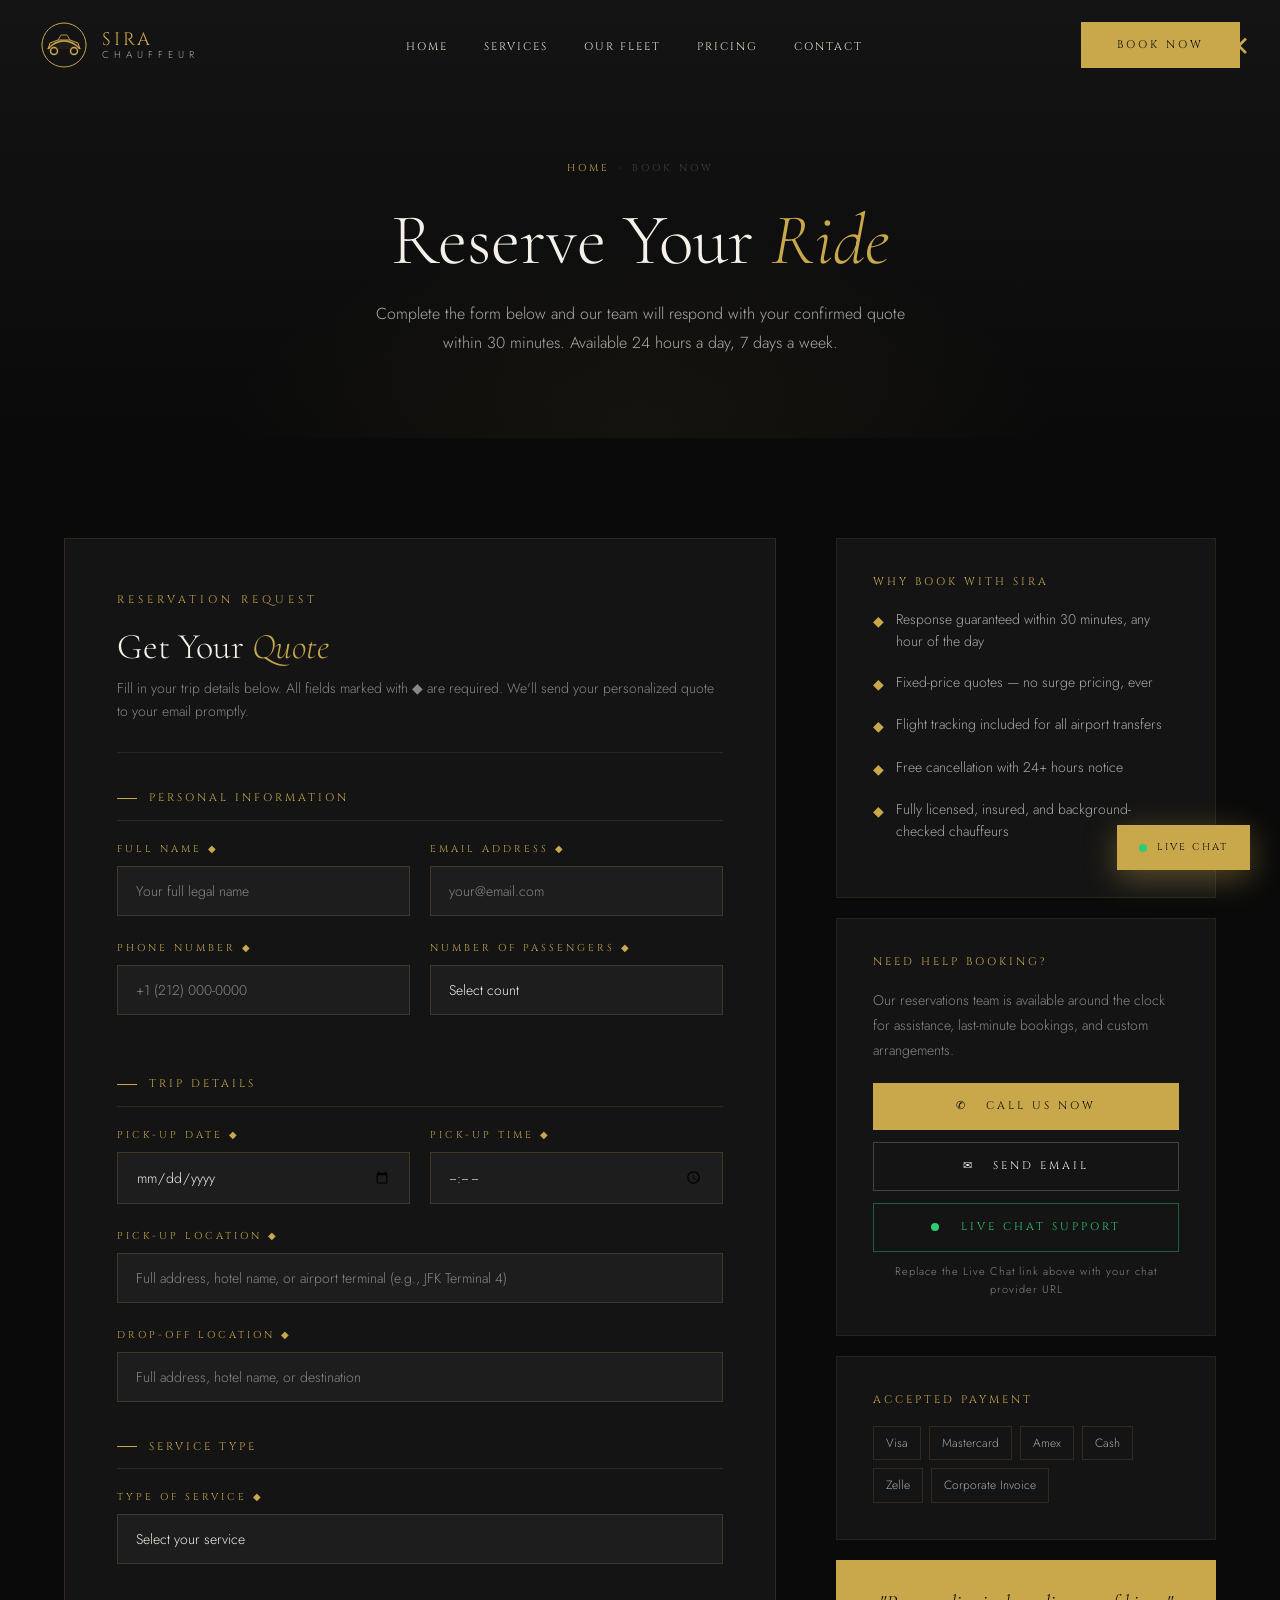
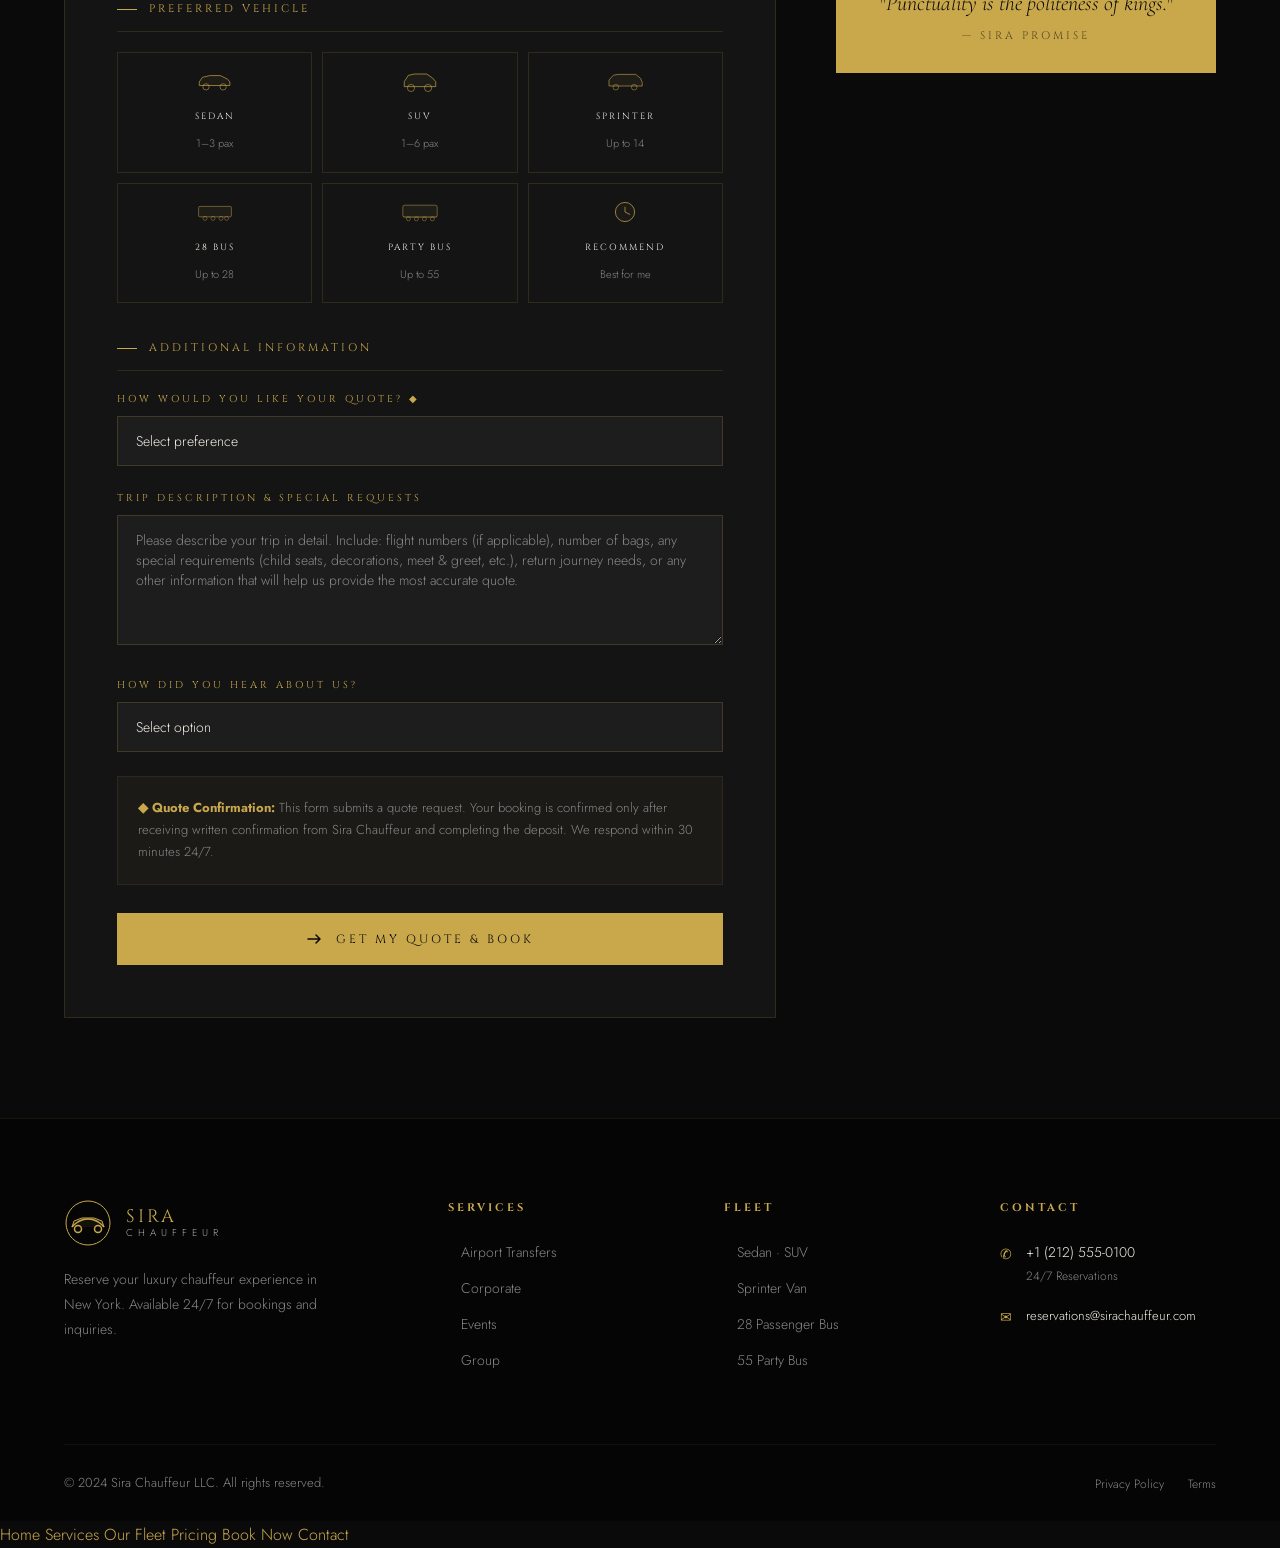
<file: pages/booking.html>
<!DOCTYPE html>
<html lang="en">
<head>
  <meta charset="UTF-8">
  <meta name="viewport" content="width=device-width, initial-scale=1.0">
  <title>Book Now — Sira Chauffeur | Reserve Your Luxury Ride New York</title>
  <meta name="description" content="Book your luxury chauffeur service in New York. Instant quote for airport transfers, corporate travel, events, and group transportation. Sedan, SUV, Sprinter, and bus available.">
  <link rel="canonical" href="https://sirachauffeur.com/booking">
  <link rel="stylesheet" href="../css/style.css">
  <style>
    .booking-layout {
      display: grid;
      grid-template-columns: 1fr 380px;
      gap: 60px;
      align-items: start;
    }
    .booking-form-wrap {
      background: var(--charcoal);
      border: 1px solid rgba(201,168,76,0.15);
      padding: 52px;
    }
    .booking-sidebar { position: sticky; top: 110px; }
    .sidebar-block {
      background: var(--charcoal);
      border: 1px solid rgba(201,168,76,0.1);
      padding: 36px;
      margin-bottom: 20px;
    }
    .sidebar-block h4 {
      font-family: 'Cinzel', serif;
      font-size: 11px;
      letter-spacing: 3px;
      color: var(--gold);
      text-transform: uppercase;
      margin-bottom: 20px;
    }
    .sidebar-item {
      display: flex;
      align-items: flex-start;
      gap: 12px;
      margin-bottom: 18px;
      font-size: 14px;
      color: var(--mist-light);
      line-height: 1.6;
    }
    .sidebar-item-icon { color: var(--gold); flex-shrink: 0; margin-top: 2px; }
    .form-section-title {
      font-family: 'Cinzel', serif;
      font-size: 11px;
      letter-spacing: 3px;
      color: var(--gold);
      text-transform: uppercase;
      margin: 36px 0 20px;
      padding-bottom: 12px;
      border-bottom: 1px solid rgba(201,168,76,0.15);
      display: flex;
      align-items: center;
      gap: 12px;
    }
    .form-section-title::before {
      content: '';
      display: inline-block;
      width: 20px;
      height: 1px;
      background: var(--gold);
    }
    .vehicle-select-grid {
      display: grid;
      grid-template-columns: repeat(3, 1fr);
      gap: 10px;
      margin-bottom: 0;
    }
    .vehicle-option {
      border: 1px solid rgba(201,168,76,0.15);
      padding: 16px 12px;
      text-align: center;
      cursor: pointer;
      transition: all 0.3s;
      position: relative;
    }
    .vehicle-option:hover,
    .vehicle-option.selected {
      border-color: var(--gold);
      background: rgba(201,168,76,0.06);
    }
    .vehicle-option input[type="radio"] { display: none; }
    .vehicle-option .v-name {
      font-family: 'Cinzel', serif;
      font-size: 9px;
      letter-spacing: 2px;
      color: var(--ivory);
      text-transform: uppercase;
      display: block;
      margin-bottom: 4px;
    }
    .vehicle-option .v-cap {
      font-size: 11px;
      color: var(--mist);
    }
    .vehicle-option.selected .v-name { color: var(--gold); }
    @media (max-width: 1000px) {
      .booking-layout { grid-template-columns: 1fr; }
      .booking-sidebar { position: static; }
      .vehicle-select-grid { grid-template-columns: 1fr 1fr; }
    }
    @media (max-width: 600px) {
      .booking-form-wrap { padding: 28px 20px; }
      .vehicle-select-grid { grid-template-columns: 1fr; }
    }
  </style>
</head>
<body>

<nav id="navbar">
  <div class="nav-inner">
    <a href="../index.html" class="nav-logo">
      <svg class="logo-icon" viewBox="0 0 48 48" fill="none"><circle cx="24" cy="24" r="22" stroke="#C9A84C" stroke-width="1"/><path d="M8 28 C8 28, 14 20, 24 20 C34 20, 40 28, 40 28" stroke="#C9A84C" stroke-width="1.5" fill="none"/><circle cx="14" cy="30" r="3.5" fill="none" stroke="#C9A84C" stroke-width="1.5"/><circle cx="34" cy="30" r="3.5" fill="none" stroke="#C9A84C" stroke-width="1.5"/><path d="M8 28 L10 22 L18 19 L30 19 L38 22 L40 28" fill="rgba(201,168,76,0.08)" stroke="#C9A84C" stroke-width="1"/><path d="M18 19 L21 14 L27 14 L30 19" fill="rgba(201,168,76,0.06)" stroke="#C9A84C" stroke-width="0.8"/></svg>
      <div class="logo-text"><span class="logo-name">Sira</span><span class="logo-sub">Chauffeur</span></div>
    </a>
    <ul class="nav-links">
      <li><a href="../index.html">Home</a></li>
      <li><a href="services.html">Services</a></li>
      <li><a href="fleet.html">Our Fleet</a></li>
      <li><a href="pricing.html">Pricing</a></li>
      <li><a href="contact.html">Contact</a></li>
    </ul>
    <a href="booking.html" class="btn btn-primary nav-cta">Book Now</a>
    <button class="hamburger" aria-label="Menu"><span></span><span></span><span></span></button>
  </div>
</nav>

<section class="page-hero">
  <div class="page-hero-content">
    <div class="breadcrumb">
      <a href="../index.html">Home</a><span>›</span><span>Book Now</span>
    </div>
    <h1>Reserve Your <em>Ride</em></h1>
    <p>Complete the form below and our team will respond with your confirmed quote within 30 minutes. Available 24 hours a day, 7 days a week.</p>
  </div>
</section>

<section class="section-pad" style="background: var(--onyx);">
  <div class="container">
    <div class="booking-layout">

      <!-- FORM -->
      <div class="booking-form-wrap">
        <span class="eyebrow">Reservation Request</span>
        <h2 style="font-size:36px; font-weight:300; color:var(--ivory); margin-bottom:8px;">Get Your <em style="color:var(--gold);">Quote</em></h2>
        <p style="font-size:14px; color:var(--mist); margin-bottom:8px; line-height:1.7;">Fill in your trip details below. All fields marked with ◆ are required. We'll send your personalized quote to your email promptly.</p>
        <div style="height:1px; background:rgba(201,168,76,0.12); margin:28px 0;"></div>

        <form id="booking-form" novalidate>

          <!-- PERSONAL INFORMATION -->
          <div class="form-section-title">Personal Information</div>
          <div class="form-grid">
            <div class="form-group">
              <label for="full_name">Full Name ◆</label>
              <input type="text" id="full_name" name="full_name" placeholder="Your full legal name" required>
            </div>
            <div class="form-group">
              <label for="email">Email Address ◆</label>
              <input type="email" id="email" name="email" placeholder="your@email.com" required>
            </div>
          </div>
          <div class="form-grid">
            <div class="form-group">
              <label for="phone">Phone Number ◆</label>
              <input type="tel" id="phone" name="phone" placeholder="+1 (212) 000-0000" required>
            </div>
            <div class="form-group">
              <label for="passengers">Number of Passengers ◆</label>
              <select id="passengers" name="passengers" required>
                <option value="" disabled selected>Select count</option>
                <option value="1">1 Passenger</option>
                <option value="2">2 Passengers</option>
                <option value="3">3 Passengers</option>
                <option value="4">4 Passengers</option>
                <option value="5">5 Passengers</option>
                <option value="6">6 Passengers</option>
                <option value="7-14">7 – 14 Passengers</option>
                <option value="15-28">15 – 28 Passengers</option>
                <option value="29-55">29 – 55 Passengers</option>
              </select>
            </div>
          </div>

          <!-- TRIP DETAILS -->
          <div class="form-section-title">Trip Details</div>
          <div class="form-grid">
            <div class="form-group">
              <label for="pickup_date">Pick-Up Date ◆</label>
              <input type="date" id="pickup_date" name="pickup_date" required>
            </div>
            <div class="form-group">
              <label for="pickup_time">Pick-Up Time ◆</label>
              <input type="time" id="pickup_time" name="pickup_time" required>
            </div>
          </div>
          <div class="form-group">
            <label for="pickup_location">Pick-Up Location ◆</label>
            <input type="text" id="pickup_location" name="pickup_location" placeholder="Full address, hotel name, or airport terminal (e.g., JFK Terminal 4)" required>
          </div>
          <div class="form-group">
            <label for="dropoff_location">Drop-Off Location ◆</label>
            <input type="text" id="dropoff_location" name="dropoff_location" placeholder="Full address, hotel name, or destination" required>
          </div>

          <!-- SERVICE TYPE -->
          <div class="form-section-title">Service Type</div>
          <div class="form-group">
            <label for="service_type">Type of Service ◆</label>
            <select id="service_type" name="service_type" required>
              <option value="" disabled selected>Select your service</option>
              <option value="airport_arrival">Airport Arrival Transfer</option>
              <option value="airport_departure">Airport Departure Transfer</option>
              <option value="corporate">Corporate / Business Travel</option>
              <option value="wedding">Wedding Transportation</option>
              <option value="event">Special Event / Gala</option>
              <option value="hourly">Hourly Charter</option>
              <option value="group">Group / Corporate Shuttle</option>
              <option value="tour">City Tour / Sightseeing</option>
              <option value="other">Other (describe below)</option>
            </select>
          </div>

          <!-- VEHICLE SELECTION -->
          <div class="form-section-title">Preferred Vehicle</div>
          <div class="vehicle-select-grid" style="margin-bottom: 24px;">
            <label class="vehicle-option" onclick="this.classList.toggle('selected')">
              <input type="radio" name="vehicle" value="sedan">
              <svg width="36" height="24" viewBox="0 0 80 40" fill="none" style="margin-bottom:8px;"><path d="M5 30 L5 22 L12 12 L28 8 L52 8 L68 16 L73 22 L73 30 Z" stroke="#C9A84C" stroke-width="1.5" fill="rgba(201,168,76,0.06)"/><circle cx="20" cy="33" r="7" stroke="#C9A84C" stroke-width="1.2"/><circle cx="58" cy="33" r="7" stroke="#C9A84C" stroke-width="1.2"/></svg>
              <span class="v-name">Sedan</span>
              <span class="v-cap">1–3 pax</span>
            </label>
            <label class="vehicle-option" onclick="this.classList.toggle('selected')">
              <input type="radio" name="vehicle" value="suv">
              <svg width="36" height="24" viewBox="0 0 80 45" fill="none" style="margin-bottom:8px;"><path d="M5 35 L5 24 L14 10 L27 7 L55 7 L68 16 L75 24 L75 35 Z" stroke="#C9A84C" stroke-width="1.5" fill="rgba(201,168,76,0.06)"/><circle cx="20" cy="38" r="8" stroke="#C9A84C" stroke-width="1.2"/><circle cx="58" cy="38" r="8" stroke="#C9A84C" stroke-width="1.2"/></svg>
              <span class="v-name">SUV</span>
              <span class="v-cap">1–6 pax</span>
            </label>
            <label class="vehicle-option" onclick="this.classList.toggle('selected')">
              <input type="radio" name="vehicle" value="sprinter">
              <svg width="36" height="24" viewBox="0 0 90 45" fill="none" style="margin-bottom:8px;"><path d="M5 35 L5 20 L16 8 L28 6 L72 6 L84 16 L88 26 L88 35 Z" stroke="#C9A84C" stroke-width="1.5" fill="rgba(201,168,76,0.06)"/><circle cx="22" cy="38" r="7" stroke="#C9A84C" stroke-width="1.2"/><circle cx="68" cy="38" r="7" stroke="#C9A84C" stroke-width="1.2"/></svg>
              <span class="v-name">Sprinter</span>
              <span class="v-cap">Up to 14</span>
            </label>
            <label class="vehicle-option" onclick="this.classList.toggle('selected')">
              <input type="radio" name="vehicle" value="bus28">
              <svg width="36" height="24" viewBox="0 0 90 40" fill="none" style="margin-bottom:8px;"><rect x="4" y="6" width="82" height="26" rx="3" stroke="#C9A84C" stroke-width="1.2" fill="rgba(201,168,76,0.06)"/><circle cx="20" cy="36" r="5" stroke="#C9A84C" stroke-width="1"/><circle cx="40" cy="36" r="5" stroke="#C9A84C" stroke-width="1"/><circle cx="60" cy="36" r="5" stroke="#C9A84C" stroke-width="1"/><circle cx="74" cy="36" r="5" stroke="#C9A84C" stroke-width="1"/></svg>
              <span class="v-name">28 Bus</span>
              <span class="v-cap">Up to 28</span>
            </label>
            <label class="vehicle-option" onclick="this.classList.toggle('selected')">
              <input type="radio" name="vehicle" value="bus55">
              <svg width="36" height="24" viewBox="0 0 90 42" fill="none" style="margin-bottom:8px;"><rect x="2" y="4" width="86" height="30" rx="5" stroke="#C9A84C" stroke-width="1.2" fill="rgba(201,168,76,0.06)"/><rect x="2" y="32" width="86" height="2" fill="rgba(201,168,76,0.3)"/><circle cx="16" cy="38" r="5" stroke="#C9A84C" stroke-width="1"/><circle cx="36" cy="38" r="5" stroke="#C9A84C" stroke-width="1"/><circle cx="56" cy="38" r="5" stroke="#C9A84C" stroke-width="1"/><circle cx="76" cy="38" r="5" stroke="#C9A84C" stroke-width="1"/></svg>
              <span class="v-name">Party Bus</span>
              <span class="v-cap">Up to 55</span>
            </label>
            <label class="vehicle-option" onclick="this.classList.toggle('selected')">
              <input type="radio" name="vehicle" value="any">
              <svg width="36" height="24" viewBox="0 0 60 40" fill="none" style="margin-bottom:8px;"><circle cx="30" cy="20" r="16" stroke="#C9A84C" stroke-width="1.2" fill="rgba(201,168,76,0.04)"/><path d="M30 12 L30 20 L38 24" stroke="#C9A84C" stroke-width="1.2" stroke-linecap="round"/></svg>
              <span class="v-name">Recommend</span>
              <span class="v-cap">Best for me</span>
            </label>
          </div>

          <!-- HOW DID YOU HEAR & ADDITIONAL INFO -->
          <div class="form-section-title">Additional Information</div>

          <div class="form-group">
            <label for="how_quote">How Would You Like Your Quote? ◆</label>
            <select id="how_quote" name="how_quote" required>
              <option value="" disabled selected>Select preference</option>
              <option value="email">Email — I'll review at my convenience</option>
              <option value="phone_call">Phone Call — Call me to discuss</option>
              <option value="text">Text / SMS — Quick quote by text</option>
              <option value="whatsapp">WhatsApp — Message me on WhatsApp</option>
            </select>
          </div>

          <div class="form-group">
            <label for="trip_description">Trip Description &amp; Special Requests</label>
            <textarea id="trip_description" name="trip_description" rows="5" placeholder="Please describe your trip in detail. Include: flight numbers (if applicable), number of bags, any special requirements (child seats, decorations, meet &amp; greet, etc.), return journey needs, or any other information that will help us provide the most accurate quote."></textarea>
          </div>

          <div class="form-group">
            <label for="heard_from">How Did You Hear About Us?</label>
            <select id="heard_from" name="heard_from">
              <option value="" disabled selected>Select option</option>
              <option value="google">Google Search</option>
              <option value="referral">Friend / Colleague Referral</option>
              <option value="instagram">Instagram</option>
              <option value="facebook">Facebook</option>
              <option value="yelp">Yelp</option>
              <option value="previous">Previous Client</option>
              <option value="other">Other</option>
            </select>
          </div>

          <!-- TERMS -->
          <div style="background: rgba(201,168,76,0.04); border: 1px solid rgba(201,168,76,0.1); padding: 20px; margin-bottom: 28px; font-size: 13px; color: var(--mist); line-height: 1.7;">
            <strong style="color: var(--gold);">◆ Quote Confirmation:</strong> This form submits a quote request. Your booking is confirmed only after receiving written confirmation from Sira Chauffeur and completing the deposit. We respond within 30 minutes 24/7.
          </div>

          <button type="submit" class="btn btn-primary" style="width:100%; justify-content:center; font-size:12px; padding:18px 36px;">
            <svg width="16" height="16" viewBox="0 0 16 16" fill="none" style="margin-right:4px;"><path d="M2 8 L14 8 M10 4 L14 8 L10 12" stroke="currentColor" stroke-width="1.5" stroke-linecap="round" stroke-linejoin="round"/></svg>
            Get My Quote &amp; Book
          </button>

        </form>
      </div>

      <!-- SIDEBAR -->
      <div class="booking-sidebar">

        <div class="sidebar-block">
          <h4>Why Book With Sira</h4>
          <div class="sidebar-item">
            <span class="sidebar-item-icon">◆</span>
            <span>Response guaranteed within 30 minutes, any hour of the day</span>
          </div>
          <div class="sidebar-item">
            <span class="sidebar-item-icon">◆</span>
            <span>Fixed-price quotes — no surge pricing, ever</span>
          </div>
          <div class="sidebar-item">
            <span class="sidebar-item-icon">◆</span>
            <span>Flight tracking included for all airport transfers</span>
          </div>
          <div class="sidebar-item">
            <span class="sidebar-item-icon">◆</span>
            <span>Free cancellation with 24+ hours notice</span>
          </div>
          <div class="sidebar-item">
            <span class="sidebar-item-icon">◆</span>
            <span>Fully licensed, insured, and background-checked chauffeurs</span>
          </div>
        </div>

        <div class="sidebar-block">
          <h4>Need Help Booking?</h4>
          <p style="font-size:14px; color:var(--mist); line-height:1.8; margin-bottom:20px;">Our reservations team is available around the clock for assistance, last-minute bookings, and custom arrangements.</p>
          <a href="tel:+12125550100" class="btn btn-primary" style="width:100%; justify-content:center; margin-bottom:12px;">
            ✆ &nbsp; Call Us Now
          </a>
          <a href="mailto:reservations@sirachauffeur.com" class="btn btn-ghost" style="width:100%; justify-content:center;">
            ✉ &nbsp; Send Email
          </a>
          <!-- LIVE CHAT INLINE OPTION -->
          <a href="https://tawk.to" target="_blank" rel="noopener" class="btn btn-outline" style="width:100%; justify-content:center; margin-top:12px; border-color:rgba(46,204,113,0.4); color: #2ECC71;">
            <span style="width:8px;height:8px;border-radius:50%;background:#2ECC71;flex-shrink:0;animation:pulse 2s infinite;"></span>
            &nbsp; Live Chat Support
          </a>
          <p style="font-size:11px; color:var(--mist); text-align:center; margin-top:10px; letter-spacing:1px;">Replace the Live Chat link above with your chat provider URL</p>
        </div>

        <div class="sidebar-block">
          <h4>Accepted Payment</h4>
          <div style="display:flex; flex-wrap:wrap; gap:8px; margin-top:4px;">
            <span style="border:1px solid rgba(201,168,76,0.15); padding:6px 12px; font-size:12px; color:var(--mist-light);">Visa</span>
            <span style="border:1px solid rgba(201,168,76,0.15); padding:6px 12px; font-size:12px; color:var(--mist-light);">Mastercard</span>
            <span style="border:1px solid rgba(201,168,76,0.15); padding:6px 12px; font-size:12px; color:var(--mist-light);">Amex</span>
            <span style="border:1px solid rgba(201,168,76,0.15); padding:6px 12px; font-size:12px; color:var(--mist-light);">Cash</span>
            <span style="border:1px solid rgba(201,168,76,0.15); padding:6px 12px; font-size:12px; color:var(--mist-light);">Zelle</span>
            <span style="border:1px solid rgba(201,168,76,0.15); padding:6px 12px; font-size:12px; color:var(--mist-light);">Corporate Invoice</span>
          </div>
        </div>

        <div style="background: var(--gold); padding: 28px 24px; text-align:center;">
          <p style="font-family:'Cormorant Garamond',serif; font-size:22px; color:var(--onyx); line-height:1.4; margin-bottom:8px;"><em>"Punctuality is the politeness of kings."</em></p>
          <p style="font-size:11px; color:rgba(10,10,10,0.6); font-family:'Cinzel',serif; letter-spacing:3px; text-transform:uppercase;">— Sira Promise</p>
        </div>
      </div>

    </div>
  </div>
</section>

<footer>
  <div class="container">
    <div class="footer-top">
      <div class="footer-brand">
        <a href="../index.html" class="nav-logo">
          <svg class="logo-icon" viewBox="0 0 48 48" fill="none"><circle cx="24" cy="24" r="22" stroke="#C9A84C" stroke-width="1"/><path d="M8 28 C8 28, 14 20, 24 20 C34 20, 40 28, 40 28" stroke="#C9A84C" stroke-width="1.5" fill="none"/><circle cx="14" cy="30" r="3.5" fill="none" stroke="#C9A84C" stroke-width="1.5"/><circle cx="34" cy="30" r="3.5" fill="none" stroke="#C9A84C" stroke-width="1.5"/><path d="M8 28 L10 22 L18 19 L30 19 L38 22 L40 28" fill="rgba(201,168,76,0.08)" stroke="#C9A84C" stroke-width="1"/></svg>
          <div class="logo-text"><span class="logo-name">Sira</span><span class="logo-sub">Chauffeur</span></div>
        </a>
        <p>Reserve your luxury chauffeur experience in New York. Available 24/7 for bookings and inquiries.</p>
      </div>
      <div class="footer-col"><h5>Services</h5><ul><li><a href="services.html#airport">Airport Transfers</a></li><li><a href="services.html#corporate">Corporate</a></li><li><a href="services.html#events">Events</a></li><li><a href="services.html#group">Group</a></li></ul></div>
      <div class="footer-col"><h5>Fleet</h5><ul><li><a href="fleet.html">Sedan · SUV</a></li><li><a href="fleet.html">Sprinter Van</a></li><li><a href="fleet.html">28 Passenger Bus</a></li><li><a href="fleet.html">55 Party Bus</a></li></ul></div>
      <div class="footer-col"><h5>Contact</h5>
        <div class="footer-contact-item"><span class="footer-contact-icon">✆</span><div><a href="tel:+12125550100" style="color: var(--ivory);">+1 (212) 555-0100</a><br><span style="font-size:12px;color:var(--mist);">24/7 Reservations</span></div></div>
        <div class="footer-contact-item"><span class="footer-contact-icon">✉</span><div><a href="mailto:reservations@sirachauffeur.com" style="color: var(--ivory); font-size:13px;">reservations@sirachauffeur.com</a></div></div>
      </div>
    </div>
    <div class="footer-bottom">
      <p>© 2024 Sira Chauffeur LLC. All rights reserved.</p>
      <ul class="footer-bottom-links"><li><a href="#">Privacy Policy</a></li><li><a href="#">Terms</a></li></ul>
    </div>
  </div>
</footer>

<a href="https://tawk.to" target="_blank" rel="noopener" class="live-chat-btn">
  <div class="chat-dot"></div><span>Live Chat</span>
</a>
<script src="../js/main.js"></script>
</body>
</html>
</file>
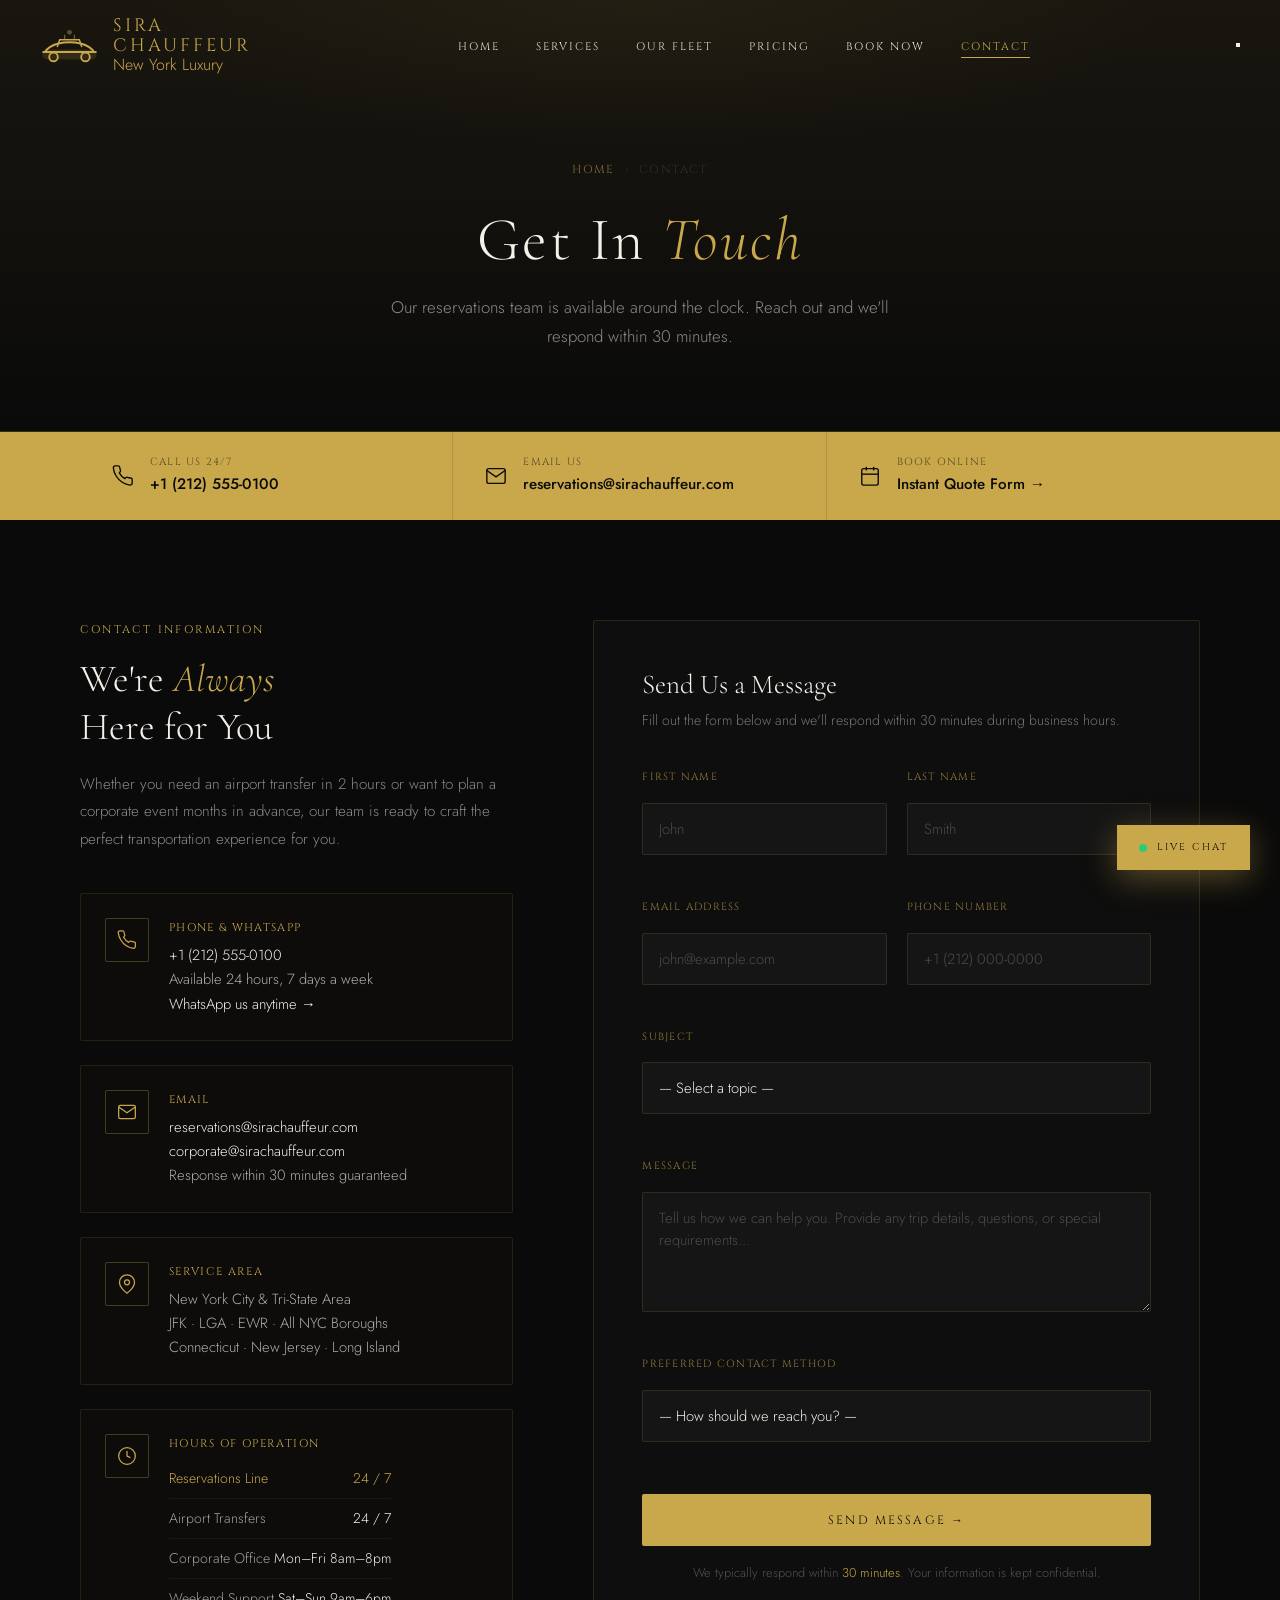
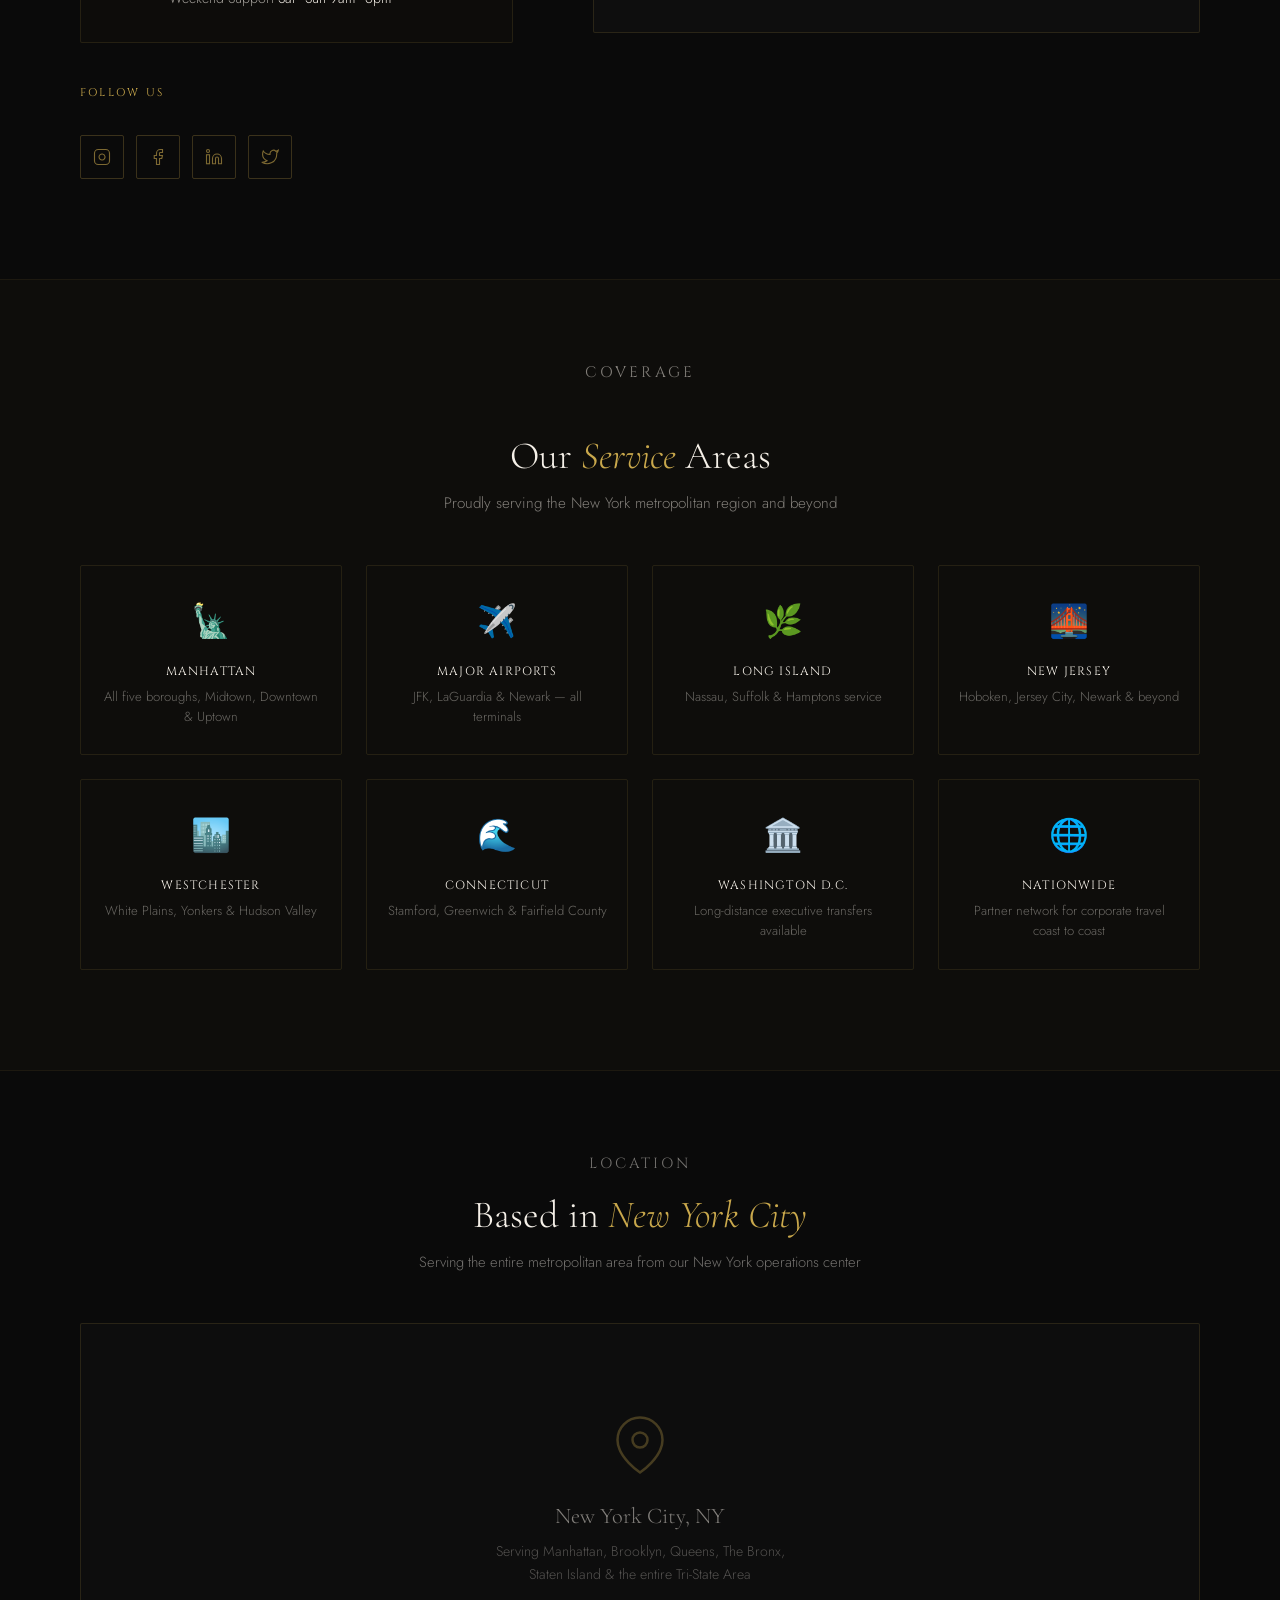
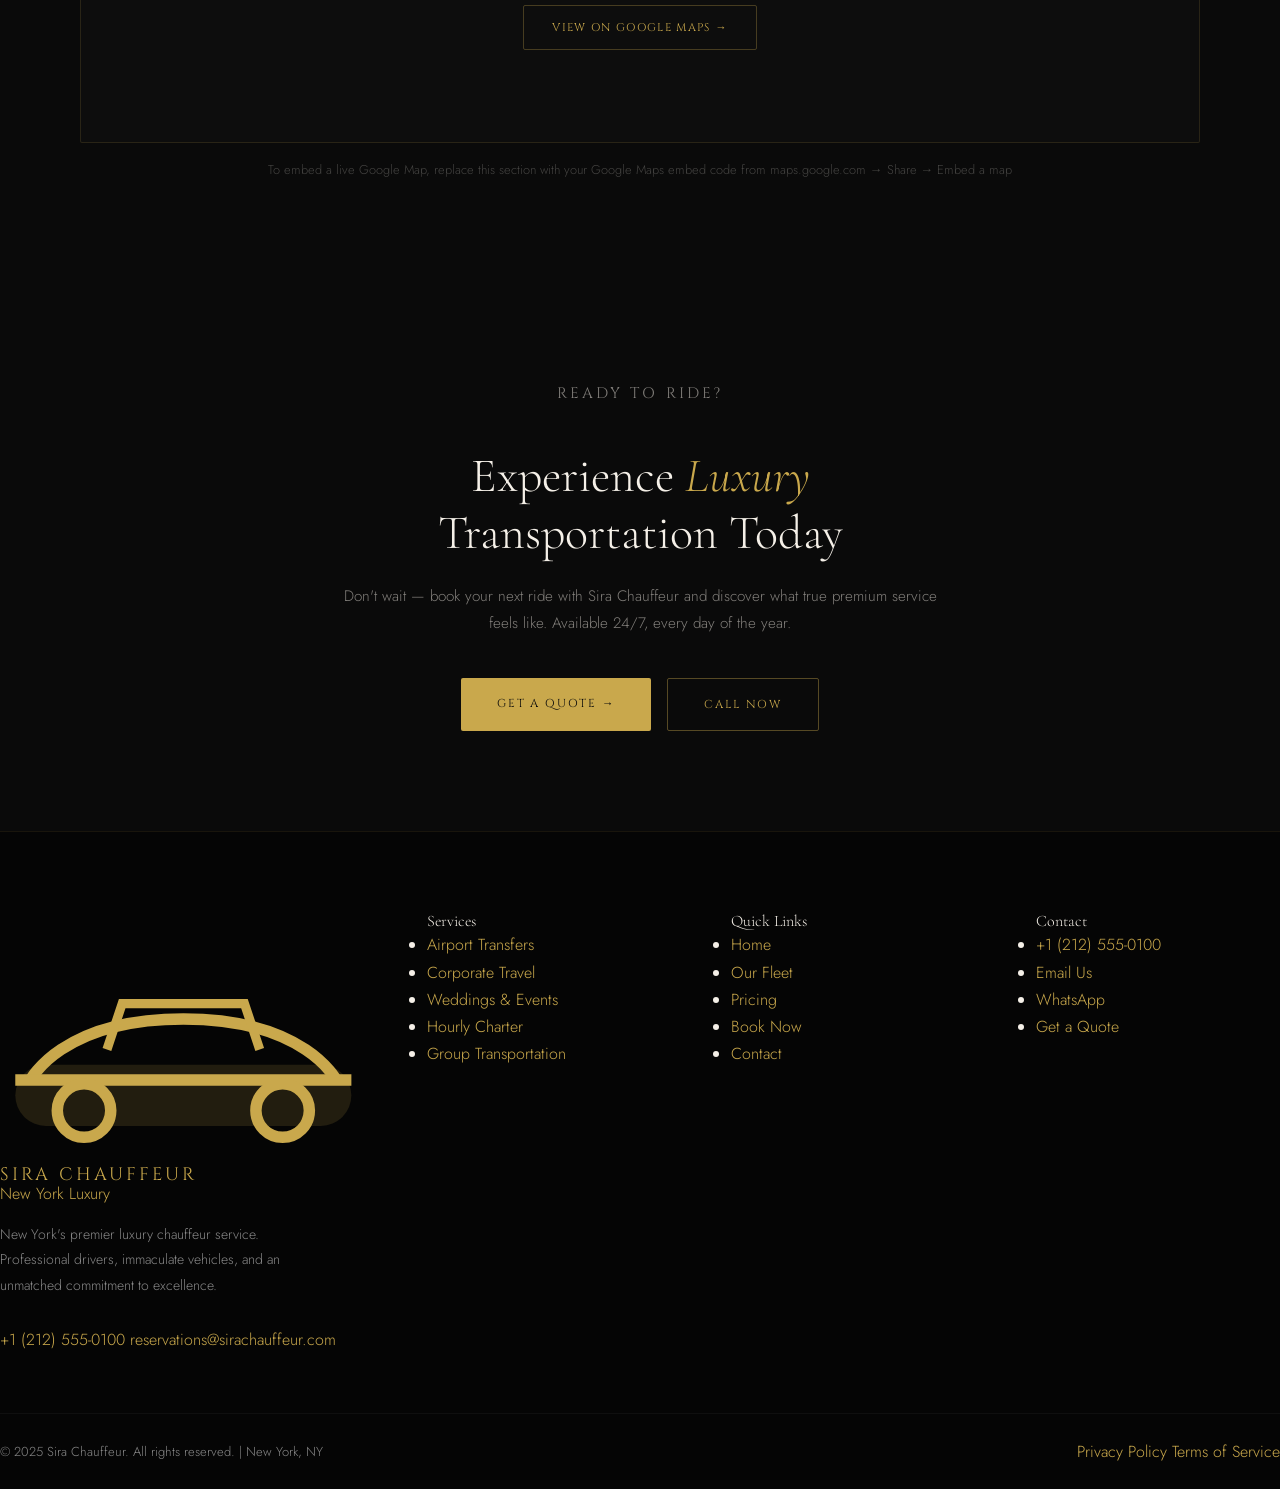
<file: pages/contact.html>
<!DOCTYPE html>
<html lang="en">
<head>
  <meta charset="UTF-8" />
  <meta name="viewport" content="width=device-width, initial-scale=1.0" />
  <title>Contact Us — Sira Chauffeur | New York Luxury Transportation</title>
  <meta name="description" content="Contact Sira Chauffeur for luxury ground transportation in New York. Available 24/7 for reservations, inquiries, and corporate accounts." />
  <link rel="preconnect" href="https://fonts.googleapis.com" />
  <link rel="preconnect" href="https://fonts.gstatic.com" crossorigin />
  <link href="https://fonts.googleapis.com/css2?family=Cormorant+Garamond:ital,wght@0,300;0,400;0,600;1,300;1,400&family=Jost:wght@300;400;500&family=Cinzel:wght@400;600&display=swap" rel="stylesheet" />
  <link rel="stylesheet" href="../css/style.css" />
  <style>
    /* ── Contact Page Specific ── */
    .contact-hero {
      padding: 160px 0 80px;
      text-align: center;
      background: linear-gradient(180deg, rgba(201,168,76,.08) 0%, transparent 100%);
      border-bottom: 1px solid rgba(201,168,76,.15);
      position: relative;
    }
    .contact-hero::before {
      content: '';
      position: absolute;
      inset: 0;
      background: radial-gradient(ellipse 60% 50% at 50% 0%, rgba(201,168,76,.06) 0%, transparent 70%);
      pointer-events: none;
    }
    .contact-hero .breadcrumb {
      display: flex;
      align-items: center;
      justify-content: center;
      gap: 10px;
      font-family: 'Cinzel', serif;
      font-size: .72rem;
      letter-spacing: .12em;
      color: var(--gold);
      text-transform: uppercase;
      margin-bottom: 24px;
    }
    .contact-hero .breadcrumb a { color: rgba(201,168,76,.6); text-decoration: none; transition: color .3s; }
    .contact-hero .breadcrumb a:hover { color: var(--gold); }
    .contact-hero .breadcrumb span { color: rgba(255,255,255,.3); }
    .contact-hero h1 {
      font-family: 'Cormorant Garamond', serif;
      font-size: clamp(2.4rem, 5vw, 3.8rem);
      font-weight: 300;
      color: var(--ivory);
      letter-spacing: .04em;
      margin-bottom: 16px;
    }
    .contact-hero h1 em { font-style: italic; color: var(--gold); }
    .contact-hero p {
      font-size: 1.05rem;
      color: rgba(245,240,232,.55);
      max-width: 520px;
      margin: 0 auto;
      font-weight: 300;
      line-height: 1.75;
    }

    /* ── Quick Contact Bar ── */
    .quick-bar {
      background: var(--gold);
      padding: 0;
    }
    .quick-bar-inner {
      max-width: 1200px;
      margin: 0 auto;
      padding: 0 40px;
      display: grid;
      grid-template-columns: repeat(3, 1fr);
      divide-x: 1px solid rgba(10,10,10,.15);
    }
    .quick-item {
      display: flex;
      align-items: center;
      gap: 16px;
      padding: 22px 32px;
      border-right: 1px solid rgba(10,10,10,.12);
      text-decoration: none;
      transition: background .3s;
    }
    .quick-item:last-child { border-right: none; }
    .quick-item:hover { background: rgba(0,0,0,.08); }
    .quick-item svg { width: 22px; height: 22px; flex-shrink: 0; color: #0A0A0A; }
    .quick-item-text { display: flex; flex-direction: column; }
    .quick-item-label {
      font-family: 'Cinzel', serif;
      font-size: .65rem;
      letter-spacing: .12em;
      color: rgba(10,10,10,.6);
      text-transform: uppercase;
    }
    .quick-item-value {
      font-family: 'Jost', sans-serif;
      font-size: .95rem;
      font-weight: 500;
      color: #0A0A0A;
    }

    /* ── Main Contact Section ── */
    .contact-main {
      padding: 100px 0;
    }
    .contact-grid {
      max-width: 1200px;
      margin: 0 auto;
      padding: 0 40px;
      display: grid;
      grid-template-columns: 1fr 1.4fr;
      gap: 80px;
      align-items: start;
    }

    /* Info Column */
    .contact-info-col {}
    .section-eyebrow {
      font-family: 'Cinzel', serif;
      font-size: .7rem;
      letter-spacing: .2em;
      color: var(--gold);
      text-transform: uppercase;
      margin-bottom: 16px;
    }
    .contact-info-col h2 {
      font-family: 'Cormorant Garamond', serif;
      font-size: clamp(1.9rem, 3vw, 2.6rem);
      font-weight: 300;
      color: var(--ivory);
      line-height: 1.25;
      margin-bottom: 20px;
    }
    .contact-info-col h2 em { font-style: italic; color: var(--gold); }
    .contact-info-col .intro {
      font-size: .95rem;
      color: rgba(245,240,232,.55);
      line-height: 1.8;
      margin-bottom: 40px;
      font-weight: 300;
    }

    .info-blocks { display: flex; flex-direction: column; gap: 24px; margin-bottom: 40px; }
    .info-block {
      display: flex;
      gap: 20px;
      padding: 24px;
      border: 1px solid rgba(201,168,76,.12);
      border-radius: 2px;
      background: rgba(201,168,76,.02);
      transition: border-color .3s, background .3s;
    }
    .info-block:hover {
      border-color: rgba(201,168,76,.3);
      background: rgba(201,168,76,.04);
    }
    .info-block-icon {
      width: 44px;
      height: 44px;
      border: 1px solid rgba(201,168,76,.3);
      border-radius: 2px;
      display: flex;
      align-items: center;
      justify-content: center;
      flex-shrink: 0;
      color: var(--gold);
    }
    .info-block-icon svg { width: 20px; height: 20px; }
    .info-block-content {}
    .info-block-title {
      font-family: 'Cinzel', serif;
      font-size: .7rem;
      letter-spacing: .12em;
      color: var(--gold);
      text-transform: uppercase;
      margin-bottom: 6px;
    }
    .info-block-text {
      font-size: .92rem;
      color: rgba(245,240,232,.7);
      line-height: 1.65;
      font-weight: 300;
    }
    .info-block-text a { color: var(--ivory); text-decoration: none; }
    .info-block-text a:hover { color: var(--gold); }

    /* Hours Table */
    .hours-table { width: 100%; border-collapse: collapse; }
    .hours-table tr { border-bottom: 1px solid rgba(201,168,76,.08); }
    .hours-table tr:last-child { border-bottom: none; }
    .hours-table td {
      padding: 8px 0;
      font-size: .88rem;
      color: rgba(245,240,232,.65);
      font-weight: 300;
    }
    .hours-table td:last-child { text-align: right; color: var(--ivory); }
    .hours-table .highlight td { color: var(--gold) !important; }

    /* Social Links */
    .social-links { display: flex; gap: 12px; margin-top: 32px; }
    .social-link {
      width: 44px;
      height: 44px;
      border: 1px solid rgba(201,168,76,.25);
      border-radius: 2px;
      display: flex;
      align-items: center;
      justify-content: center;
      color: rgba(201,168,76,.6);
      text-decoration: none;
      transition: all .3s;
    }
    .social-link:hover {
      border-color: var(--gold);
      color: var(--gold);
      background: rgba(201,168,76,.06);
    }
    .social-link svg { width: 18px; height: 18px; }

    /* Form Column */
    .contact-form-col {}
    .form-card {
      background: rgba(255,255,255,.02);
      border: 1px solid rgba(201,168,76,.15);
      border-radius: 2px;
      padding: 48px;
    }
    .form-card h3 {
      font-family: 'Cormorant Garamond', serif;
      font-size: 1.7rem;
      font-weight: 300;
      color: var(--ivory);
      margin-bottom: 8px;
    }
    .form-card .form-subtitle {
      font-size: .88rem;
      color: rgba(245,240,232,.45);
      margin-bottom: 36px;
      font-weight: 300;
    }
    .form-row { display: grid; grid-template-columns: 1fr 1fr; gap: 20px; margin-bottom: 20px; }
    .form-row.single { grid-template-columns: 1fr; }
    .form-group { display: flex; flex-direction: column; gap: 8px; }
    .form-group label {
      font-family: 'Cinzel', serif;
      font-size: .65rem;
      letter-spacing: .12em;
      color: rgba(201,168,76,.7);
      text-transform: uppercase;
    }
    .form-group input,
    .form-group select,
    .form-group textarea {
      background: rgba(255,255,255,.03);
      border: 1px solid rgba(201,168,76,.15);
      border-radius: 2px;
      padding: 14px 16px;
      color: var(--ivory);
      font-family: 'Jost', sans-serif;
      font-size: .92rem;
      font-weight: 300;
      outline: none;
      transition: border-color .3s, background .3s;
      width: 100%;
      box-sizing: border-box;
    }
    .form-group input::placeholder,
    .form-group textarea::placeholder { color: rgba(245,240,232,.25); }
    .form-group input:focus,
    .form-group select:focus,
    .form-group textarea:focus {
      border-color: rgba(201,168,76,.5);
      background: rgba(201,168,76,.04);
    }
    .form-group select { appearance: none; cursor: pointer; }
    .form-group textarea { resize: vertical; min-height: 120px; }
    .form-submit-btn {
      width: 100%;
      padding: 18px;
      background: var(--gold);
      border: none;
      color: #0A0A0A;
      font-family: 'Cinzel', serif;
      font-size: .75rem;
      letter-spacing: .18em;
      text-transform: uppercase;
      cursor: pointer;
      transition: all .3s;
      margin-top: 8px;
      border-radius: 2px;
    }
    .form-submit-btn:hover {
      background: #e0bc5a;
      transform: translateY(-2px);
      box-shadow: 0 12px 40px rgba(201,168,76,.3);
    }
    .form-note {
      text-align: center;
      font-size: .8rem;
      color: rgba(245,240,232,.3);
      margin-top: 16px;
      font-weight: 300;
    }
    .form-note span { color: var(--gold); }

    /* Success Message */
    .form-success {
      display: none;
      text-align: center;
      padding: 48px 24px;
    }
    .form-success .success-icon {
      width: 64px;
      height: 64px;
      border: 2px solid var(--gold);
      border-radius: 50%;
      display: flex;
      align-items: center;
      justify-content: center;
      margin: 0 auto 24px;
      color: var(--gold);
    }
    .form-success h4 {
      font-family: 'Cormorant Garamond', serif;
      font-size: 1.6rem;
      font-weight: 300;
      color: var(--ivory);
      margin-bottom: 12px;
    }
    .form-success p {
      font-size: .9rem;
      color: rgba(245,240,232,.5);
      line-height: 1.7;
      font-weight: 300;
    }

    /* ── Map Section ── */
    .map-section {
      padding: 0 0 100px;
    }
    .map-wrapper {
      max-width: 1200px;
      margin: 0 auto;
      padding: 0 40px;
    }
    .map-header {
      text-align: center;
      margin-bottom: 48px;
    }
    .map-header h2 {
      font-family: 'Cormorant Garamond', serif;
      font-size: clamp(1.8rem, 3vw, 2.4rem);
      font-weight: 300;
      color: var(--ivory);
      margin-bottom: 12px;
    }
    .map-header h2 em { font-style: italic; color: var(--gold); }
    .map-header p {
      font-size: .92rem;
      color: rgba(245,240,232,.45);
      font-weight: 300;
    }
    .map-container {
      border: 1px solid rgba(201,168,76,.15);
      border-radius: 2px;
      overflow: hidden;
      height: 420px;
      position: relative;
      background: #0d0d0d;
      display: flex;
      align-items: center;
      justify-content: center;
    }
    .map-placeholder {
      text-align: center;
      padding: 40px;
    }
    .map-placeholder svg { width: 60px; height: 60px; color: rgba(201,168,76,.3); margin-bottom: 20px; }
    .map-placeholder h4 {
      font-family: 'Cormorant Garamond', serif;
      font-size: 1.4rem;
      font-weight: 300;
      color: rgba(245,240,232,.5);
      margin-bottom: 10px;
    }
    .map-placeholder p {
      font-size: .88rem;
      color: rgba(245,240,232,.3);
      font-weight: 300;
      line-height: 1.6;
    }
    .map-placeholder a {
      display: inline-block;
      margin-top: 20px;
      padding: 12px 28px;
      border: 1px solid rgba(201,168,76,.3);
      color: var(--gold);
      font-family: 'Cinzel', serif;
      font-size: .7rem;
      letter-spacing: .12em;
      text-transform: uppercase;
      text-decoration: none;
      border-radius: 2px;
      transition: all .3s;
    }
    .map-placeholder a:hover {
      background: rgba(201,168,76,.08);
      border-color: var(--gold);
    }

    /* ── Service Areas ── */
    .service-areas {
      padding: 80px 0 100px;
      background: rgba(201,168,76,.02);
      border-top: 1px solid rgba(201,168,76,.08);
      border-bottom: 1px solid rgba(201,168,76,.08);
    }
    .areas-inner {
      max-width: 1200px;
      margin: 0 auto;
      padding: 0 40px;
      text-align: center;
    }
    .areas-inner h2 {
      font-family: 'Cormorant Garamond', serif;
      font-size: clamp(1.9rem, 3vw, 2.6rem);
      font-weight: 300;
      color: var(--ivory);
      margin-bottom: 12px;
    }
    .areas-inner h2 em { font-style: italic; color: var(--gold); }
    .areas-inner p {
      font-size: .95rem;
      color: rgba(245,240,232,.5);
      margin-bottom: 48px;
      font-weight: 300;
    }
    .areas-grid {
      display: grid;
      grid-template-columns: repeat(4, 1fr);
      gap: 24px;
    }
    .area-card {
      padding: 28px 20px;
      border: 1px solid rgba(201,168,76,.12);
      border-radius: 2px;
      text-align: center;
      transition: all .3s;
    }
    .area-card:hover {
      border-color: rgba(201,168,76,.3);
      background: rgba(201,168,76,.04);
      transform: translateY(-4px);
    }
    .area-icon { font-size: 2rem; margin-bottom: 12px; }
    .area-name {
      font-family: 'Cinzel', serif;
      font-size: .75rem;
      letter-spacing: .1em;
      color: var(--ivory);
      text-transform: uppercase;
      margin-bottom: 6px;
    }
    .area-desc {
      font-size: .82rem;
      color: rgba(245,240,232,.4);
      font-weight: 300;
      line-height: 1.5;
    }

    /* ── CTA Bottom ── */
    .contact-cta {
      padding: 100px 0;
      text-align: center;
    }
    .contact-cta-inner {
      max-width: 700px;
      margin: 0 auto;
      padding: 0 40px;
    }
    .contact-cta h2 {
      font-family: 'Cormorant Garamond', serif;
      font-size: clamp(2rem, 4vw, 3rem);
      font-weight: 300;
      color: var(--ivory);
      line-height: 1.2;
      margin-bottom: 20px;
    }
    .contact-cta h2 em { font-style: italic; color: var(--gold); }
    .contact-cta p {
      font-size: .95rem;
      color: rgba(245,240,232,.5);
      line-height: 1.8;
      margin-bottom: 40px;
      font-weight: 300;
    }
    .cta-buttons { display: flex; gap: 16px; justify-content: center; flex-wrap: wrap; }
    .btn-gold {
      padding: 16px 36px;
      background: var(--gold);
      color: #0A0A0A;
      font-family: 'Cinzel', serif;
      font-size: .72rem;
      letter-spacing: .16em;
      text-transform: uppercase;
      text-decoration: none;
      border-radius: 2px;
      transition: all .3s;
    }
    .btn-gold:hover { background: #e0bc5a; transform: translateY(-2px); }
    .btn-outline {
      padding: 16px 36px;
      border: 1px solid rgba(201,168,76,.4);
      color: var(--gold);
      font-family: 'Cinzel', serif;
      font-size: .72rem;
      letter-spacing: .16em;
      text-transform: uppercase;
      text-decoration: none;
      border-radius: 2px;
      transition: all .3s;
    }
    .btn-outline:hover { border-color: var(--gold); background: rgba(201,168,76,.06); }

    /* Responsive */
    @media (max-width: 900px) {
      .contact-grid { grid-template-columns: 1fr; gap: 48px; }
      .quick-bar-inner { grid-template-columns: 1fr; }
      .quick-item { border-right: none; border-bottom: 1px solid rgba(10,10,10,.12); }
      .quick-item:last-child { border-bottom: none; }
      .areas-grid { grid-template-columns: repeat(2, 1fr); }
      .form-card { padding: 32px 24px; }
    }
    @media (max-width: 600px) {
      .form-row { grid-template-columns: 1fr; }
      .areas-grid { grid-template-columns: 1fr 1fr; }
    }
  </style>
</head>
<body>

  <!-- ── Navigation ── -->
  <nav class="navbar" id="navbar">
    <div class="nav-inner">
      <a href="../index.html" class="nav-logo">
        <svg viewBox="0 0 48 32" fill="none" xmlns="http://www.w3.org/2000/svg" class="logo-svg">
          <path d="M4 22 C4 22 8 14 24 14 C40 14 44 22 44 22" stroke="currentColor" stroke-width="1.5" fill="none"/>
          <rect x="2" y="20" width="44" height="8" rx="4" fill="currentColor" opacity=".15"/>
          <path d="M2 22 L46 22" stroke="currentColor" stroke-width="1.5"/>
          <circle cx="11" cy="26" r="3.5" stroke="currentColor" stroke-width="1.5" fill="none"/>
          <circle cx="37" cy="26" r="3.5" stroke="currentColor" stroke-width="1.5" fill="none"/>
          <path d="M14 18 L16 12 L32 12 L34 18" stroke="currentColor" stroke-width="1.2" fill="none"/>
          <path d="M20 12 L20 8 M28 12 L28 8" stroke="currentColor" stroke-width="1" opacity=".5"/>
          <circle cx="24" cy="6" r="2" fill="currentColor" opacity=".4"/>
        </svg>
        <div class="logo-text">
          <span class="logo-name">Sira Chauffeur</span>
          <span class="logo-tagline">New York Luxury</span>
        </div>
      </a>
      <ul class="nav-links">
        <li><a href="../index.html">Home</a></li>
        <li><a href="services.html">Services</a></li>
        <li><a href="fleet.html">Our Fleet</a></li>
        <li><a href="pricing.html">Pricing</a></li>
        <li><a href="booking.html">Book Now</a></li>
        <li><a href="contact.html" class="active">Contact</a></li>
      </ul>
      <button class="nav-toggle" id="navToggle" aria-label="Toggle menu">
        <span></span><span></span><span></span>
      </button>
    </div>
  </nav>

  <!-- ── Live Chat Button ── -->
  <a href="https://tawk.to" target="_blank" rel="noopener" class="live-chat-btn" id="liveChatBtn">
    <div class="chat-dot"></div>
    <span>Live Chat</span>
  </a>

  <!-- ── Hero ── -->
  <section class="contact-hero">
    <div class="breadcrumb">
      <a href="../index.html">Home</a>
      <span>›</span>
      <span>Contact</span>
    </div>
    <h1>Get In <em>Touch</em></h1>
    <p>Our reservations team is available around the clock. Reach out and we'll respond within 30 minutes.</p>
  </section>

  <!-- ── Quick Contact Bar ── -->
  <div class="quick-bar">
    <div class="quick-bar-inner">
      <a href="tel:+12125550100" class="quick-item">
        <svg viewBox="0 0 24 24" fill="none" stroke="currentColor" stroke-width="1.5">
          <path d="M22 16.92v3a2 2 0 0 1-2.18 2 19.79 19.79 0 0 1-8.63-3.07A19.5 19.5 0 0 1 4.58 12a19.79 19.79 0 0 1-3.07-8.67A2 2 0 0 1 3.49 1h3a2 2 0 0 1 2 1.72c.127.96.361 1.903.7 2.81a2 2 0 0 1-.45 2.11L7.91 8.67a16 16 0 0 0 6.14 6.14l.86-.86a2 2 0 0 1 2.11-.45c.907.339 1.85.573 2.81.7A2 2 0 0 1 22 16.92z"/>
        </svg>
        <div class="quick-item-text">
          <span class="quick-item-label">Call Us 24/7</span>
          <span class="quick-item-value">+1 (212) 555-0100</span>
        </div>
      </a>
      <a href="mailto:reservations@sirachauffeur.com" class="quick-item">
        <svg viewBox="0 0 24 24" fill="none" stroke="currentColor" stroke-width="1.5">
          <path d="M4 4h16c1.1 0 2 .9 2 2v12c0 1.1-.9 2-2 2H4c-1.1 0-2-.9-2-2V6c0-1.1.9-2 2-2z"/>
          <polyline points="22,6 12,13 2,6"/>
        </svg>
        <div class="quick-item-text">
          <span class="quick-item-label">Email Us</span>
          <span class="quick-item-value">reservations@sirachauffeur.com</span>
        </div>
      </a>
      <a href="booking.html" class="quick-item">
        <svg viewBox="0 0 24 24" fill="none" stroke="currentColor" stroke-width="1.5">
          <rect x="3" y="4" width="18" height="18" rx="2" ry="2"/>
          <line x1="16" y1="2" x2="16" y2="6"/>
          <line x1="8" y1="2" x2="8" y2="6"/>
          <line x1="3" y1="10" x2="21" y2="10"/>
        </svg>
        <div class="quick-item-text">
          <span class="quick-item-label">Book Online</span>
          <span class="quick-item-value">Instant Quote Form →</span>
        </div>
      </a>
    </div>
  </div>

  <!-- ── Main Contact Section ── -->
  <section class="contact-main">
    <div class="contact-grid">

      <!-- Info Column -->
      <div class="contact-info-col">
        <p class="section-eyebrow">Contact Information</p>
        <h2>We're <em>Always</em><br>Here for You</h2>
        <p class="intro">Whether you need an airport transfer in 2 hours or want to plan a corporate event months in advance, our team is ready to craft the perfect transportation experience for you.</p>

        <div class="info-blocks">
          <div class="info-block">
            <div class="info-block-icon">
              <svg viewBox="0 0 24 24" fill="none" stroke="currentColor" stroke-width="1.5">
                <path d="M22 16.92v3a2 2 0 0 1-2.18 2 19.79 19.79 0 0 1-8.63-3.07A19.5 19.5 0 0 1 4.58 12a19.79 19.79 0 0 1-3.07-8.67A2 2 0 0 1 3.49 1h3a2 2 0 0 1 2 1.72c.127.96.361 1.903.7 2.81a2 2 0 0 1-.45 2.11L7.91 8.67a16 16 0 0 0 6.14 6.14l.86-.86a2 2 0 0 1 2.11-.45c.907.339 1.85.573 2.81.7A2 2 0 0 1 22 16.92z"/>
              </svg>
            </div>
            <div class="info-block-content">
              <div class="info-block-title">Phone & WhatsApp</div>
              <div class="info-block-text">
                <a href="tel:+12125550100">+1 (212) 555-0100</a><br>
                Available 24 hours, 7 days a week<br>
                <a href="https://wa.me/12125550100" target="_blank">WhatsApp us anytime →</a>
              </div>
            </div>
          </div>

          <div class="info-block">
            <div class="info-block-icon">
              <svg viewBox="0 0 24 24" fill="none" stroke="currentColor" stroke-width="1.5">
                <path d="M4 4h16c1.1 0 2 .9 2 2v12c0 1.1-.9 2-2 2H4c-1.1 0-2-.9-2-2V6c0-1.1.9-2 2-2z"/>
                <polyline points="22,6 12,13 2,6"/>
              </svg>
            </div>
            <div class="info-block-content">
              <div class="info-block-title">Email</div>
              <div class="info-block-text">
                <a href="mailto:reservations@sirachauffeur.com">reservations@sirachauffeur.com</a><br>
                <a href="mailto:corporate@sirachauffeur.com">corporate@sirachauffeur.com</a><br>
                Response within 30 minutes guaranteed
              </div>
            </div>
          </div>

          <div class="info-block">
            <div class="info-block-icon">
              <svg viewBox="0 0 24 24" fill="none" stroke="currentColor" stroke-width="1.5">
                <path d="M21 10c0 7-9 13-9 13s-9-6-9-13a9 9 0 0 1 18 0z"/>
                <circle cx="12" cy="10" r="3"/>
              </svg>
            </div>
            <div class="info-block-content">
              <div class="info-block-title">Service Area</div>
              <div class="info-block-text">
                New York City & Tri-State Area<br>
                JFK · LGA · EWR · All NYC Boroughs<br>
                Connecticut · New Jersey · Long Island
              </div>
            </div>
          </div>

          <div class="info-block">
            <div class="info-block-icon">
              <svg viewBox="0 0 24 24" fill="none" stroke="currentColor" stroke-width="1.5">
                <circle cx="12" cy="12" r="10"/>
                <polyline points="12 6 12 12 16 14"/>
              </svg>
            </div>
            <div class="info-block-content">
              <div class="info-block-title">Hours of Operation</div>
              <div class="info-block-text">
                <table class="hours-table">
                  <tr class="highlight"><td>Reservations Line</td><td>24 / 7</td></tr>
                  <tr><td>Airport Transfers</td><td>24 / 7</td></tr>
                  <tr><td>Corporate Office</td><td>Mon–Fri 8am–8pm</td></tr>
                  <tr><td>Weekend Support</td><td>Sat–Sun 9am–6pm</td></tr>
                </table>
              </div>
            </div>
          </div>
        </div>

        <p class="section-eyebrow">Follow Us</p>
        <div class="social-links">
          <a href="#" class="social-link" aria-label="Instagram">
            <svg viewBox="0 0 24 24" fill="none" stroke="currentColor" stroke-width="1.5">
              <rect x="2" y="2" width="20" height="20" rx="5" ry="5"/>
              <path d="M16 11.37A4 4 0 1 1 12.63 8 4 4 0 0 1 16 11.37z"/>
              <line x1="17.5" y1="6.5" x2="17.51" y2="6.5"/>
            </svg>
          </a>
          <a href="#" class="social-link" aria-label="Facebook">
            <svg viewBox="0 0 24 24" fill="none" stroke="currentColor" stroke-width="1.5">
              <path d="M18 2h-3a5 5 0 0 0-5 5v3H7v4h3v8h4v-8h3l1-4h-4V7a1 1 0 0 1 1-1h3z"/>
            </svg>
          </a>
          <a href="#" class="social-link" aria-label="LinkedIn">
            <svg viewBox="0 0 24 24" fill="none" stroke="currentColor" stroke-width="1.5">
              <path d="M16 8a6 6 0 0 1 6 6v7h-4v-7a2 2 0 0 0-2-2 2 2 0 0 0-2 2v7h-4v-7a6 6 0 0 1 6-6z"/>
              <rect x="2" y="9" width="4" height="12"/>
              <circle cx="4" cy="4" r="2"/>
            </svg>
          </a>
          <a href="#" class="social-link" aria-label="Twitter / X">
            <svg viewBox="0 0 24 24" fill="none" stroke="currentColor" stroke-width="1.5">
              <path d="M23 3a10.9 10.9 0 0 1-3.14 1.53 4.48 4.48 0 0 0-7.86 3v1A10.66 10.66 0 0 1 3 4s-4 9 5 13a11.64 11.64 0 0 1-7 2c9 5 20 0 20-11.5a4.5 4.5 0 0 0-.08-.83A7.72 7.72 0 0 0 23 3z"/>
            </svg>
          </a>
        </div>
      </div>

      <!-- Form Column -->
      <div class="contact-form-col">
        <div class="form-card">
          <h3>Send Us a Message</h3>
          <p class="form-subtitle">Fill out the form below and we'll respond within 30 minutes during business hours.</p>

          <form id="contactForm">
            <div class="form-row">
              <div class="form-group">
                <label for="cf_firstname">First Name</label>
                <input type="text" id="cf_firstname" placeholder="John" required />
              </div>
              <div class="form-group">
                <label for="cf_lastname">Last Name</label>
                <input type="text" id="cf_lastname" placeholder="Smith" required />
              </div>
            </div>
            <div class="form-row">
              <div class="form-group">
                <label for="cf_email">Email Address</label>
                <input type="email" id="cf_email" placeholder="john@example.com" required />
              </div>
              <div class="form-group">
                <label for="cf_phone">Phone Number</label>
                <input type="tel" id="cf_phone" placeholder="+1 (212) 000-0000" />
              </div>
            </div>
            <div class="form-row single">
              <div class="form-group">
                <label for="cf_subject">Subject</label>
                <select id="cf_subject" required>
                  <option value="" disabled selected>— Select a topic —</option>
                  <option>Reservation Inquiry</option>
                  <option>Airport Transfer</option>
                  <option>Corporate Account</option>
                  <option>Wedding / Special Event</option>
                  <option>Group Transportation</option>
                  <option>Pricing & Rates</option>
                  <option>Fleet Information</option>
                  <option>Complaint / Feedback</option>
                  <option>Other</option>
                </select>
              </div>
            </div>
            <div class="form-row single">
              <div class="form-group">
                <label for="cf_message">Message</label>
                <textarea id="cf_message" placeholder="Tell us how we can help you. Provide any trip details, questions, or special requirements..." required></textarea>
              </div>
            </div>
            <div class="form-row single">
              <div class="form-group">
                <label for="cf_preferred">Preferred Contact Method</label>
                <select id="cf_preferred">
                  <option value="" disabled selected>— How should we reach you? —</option>
                  <option>Email</option>
                  <option>Phone Call</option>
                  <option>Text / SMS</option>
                  <option>WhatsApp</option>
                </select>
              </div>
            </div>
            <button type="submit" class="form-submit-btn">Send Message →</button>
            <p class="form-note">We typically respond within <span>30 minutes</span>. Your information is kept confidential.</p>
          </form>

          <div class="form-success" id="formSuccess">
            <div class="success-icon">
              <svg viewBox="0 0 24 24" fill="none" stroke="currentColor" stroke-width="1.5" width="28" height="28">
                <polyline points="20 6 9 17 4 12"/>
              </svg>
            </div>
            <h4>Message Received</h4>
            <p>Thank you for reaching out to Sira Chauffeur. A member of our team will contact you within 30 minutes via your preferred method.</p>
          </div>
        </div>
      </div>

    </div>
  </section>

  <!-- ── Service Areas ── -->
  <section class="service-areas">
    <div class="areas-inner">
      <p class="section-eyebrow">Coverage</p>
      <h2>Our <em>Service</em> Areas</h2>
      <p>Proudly serving the New York metropolitan region and beyond</p>
      <div class="areas-grid">
        <div class="area-card">
          <div class="area-icon">🗽</div>
          <div class="area-name">Manhattan</div>
          <div class="area-desc">All five boroughs, Midtown, Downtown & Uptown</div>
        </div>
        <div class="area-card">
          <div class="area-icon">✈️</div>
          <div class="area-name">Major Airports</div>
          <div class="area-desc">JFK, LaGuardia & Newark — all terminals</div>
        </div>
        <div class="area-card">
          <div class="area-icon">🌿</div>
          <div class="area-name">Long Island</div>
          <div class="area-desc">Nassau, Suffolk & Hamptons service</div>
        </div>
        <div class="area-card">
          <div class="area-icon">🌉</div>
          <div class="area-name">New Jersey</div>
          <div class="area-desc">Hoboken, Jersey City, Newark & beyond</div>
        </div>
        <div class="area-card">
          <div class="area-icon">🏙️</div>
          <div class="area-name">Westchester</div>
          <div class="area-desc">White Plains, Yonkers & Hudson Valley</div>
        </div>
        <div class="area-card">
          <div class="area-icon">🌊</div>
          <div class="area-name">Connecticut</div>
          <div class="area-desc">Stamford, Greenwich & Fairfield County</div>
        </div>
        <div class="area-card">
          <div class="area-icon">🏛️</div>
          <div class="area-name">Washington D.C.</div>
          <div class="area-desc">Long-distance executive transfers available</div>
        </div>
        <div class="area-card">
          <div class="area-icon">🌐</div>
          <div class="area-name">Nationwide</div>
          <div class="area-desc">Partner network for corporate travel coast to coast</div>
        </div>
      </div>
    </div>
  </section>

  <!-- ── Map Section ── -->
  <section class="map-section" style="padding-top:80px;">
    <div class="map-wrapper">
      <div class="map-header">
        <p class="section-eyebrow">Location</p>
        <h2>Based in <em>New York City</em></h2>
        <p>Serving the entire metropolitan area from our New York operations center</p>
      </div>
      <div class="map-container">
        <div class="map-placeholder">
          <svg viewBox="0 0 24 24" fill="none" stroke="currentColor" stroke-width="1">
            <path d="M21 10c0 7-9 13-9 13s-9-6-9-13a9 9 0 0 1 18 0z"/>
            <circle cx="12" cy="10" r="3"/>
          </svg>
          <h4>New York City, NY</h4>
          <p>Serving Manhattan, Brooklyn, Queens, The Bronx,<br>Staten Island & the entire Tri-State Area</p>
          <a href="https://maps.google.com/?q=New+York+City+NY" target="_blank" rel="noopener">View on Google Maps →</a>
        </div>
      </div>
      <p style="text-align:center;font-size:.8rem;color:rgba(245,240,232,.25);margin-top:16px;font-weight:300;">
        To embed a live Google Map, replace this section with your Google Maps embed code from maps.google.com → Share → Embed a map
      </p>
    </div>
  </section>

  <!-- ── CTA ── -->
  <section class="contact-cta">
    <div class="contact-cta-inner">
      <p class="section-eyebrow">Ready to Ride?</p>
      <h2>Experience <em>Luxury</em><br>Transportation Today</h2>
      <p>Don't wait — book your next ride with Sira Chauffeur and discover what true premium service feels like. Available 24/7, every day of the year.</p>
      <div class="cta-buttons">
        <a href="booking.html" class="btn-gold">Get a Quote →</a>
        <a href="tel:+12125550100" class="btn-outline">Call Now</a>
      </div>
    </div>
  </section>

  <!-- ── Footer ── -->
  <footer class="footer">
    <div class="footer-inner">
      <div class="footer-top">
        <div class="footer-brand">
          <a href="../index.html" class="footer-logo">
            <svg viewBox="0 0 48 32" fill="none" xmlns="http://www.w3.org/2000/svg" class="logo-svg" style="color:var(--gold)">
              <path d="M4 22 C4 22 8 14 24 14 C40 14 44 22 44 22" stroke="currentColor" stroke-width="1.5" fill="none"/>
              <rect x="2" y="20" width="44" height="8" rx="4" fill="currentColor" opacity=".15"/>
              <path d="M2 22 L46 22" stroke="currentColor" stroke-width="1.5"/>
              <circle cx="11" cy="26" r="3.5" stroke="currentColor" stroke-width="1.5" fill="none"/>
              <circle cx="37" cy="26" r="3.5" stroke="currentColor" stroke-width="1.5" fill="none"/>
              <path d="M14 18 L16 12 L32 12 L34 18" stroke="currentColor" stroke-width="1.2" fill="none"/>
            </svg>
            <div class="logo-text">
              <span class="logo-name">Sira Chauffeur</span>
              <span class="logo-tagline">New York Luxury</span>
            </div>
          </a>
          <p class="footer-desc">New York's premier luxury chauffeur service. Professional drivers, immaculate vehicles, and an unmatched commitment to excellence.</p>
          <div class="footer-contact-quick">
            <a href="tel:+12125550100">+1 (212) 555-0100</a>
            <a href="mailto:reservations@sirachauffeur.com">reservations@sirachauffeur.com</a>
          </div>
        </div>
        <div class="footer-nav-group">
          <h4>Services</h4>
          <ul>
            <li><a href="services.html#airport">Airport Transfers</a></li>
            <li><a href="services.html#corporate">Corporate Travel</a></li>
            <li><a href="services.html#events">Weddings & Events</a></li>
            <li><a href="services.html#hourly">Hourly Charter</a></li>
            <li><a href="services.html#group">Group Transportation</a></li>
          </ul>
        </div>
        <div class="footer-nav-group">
          <h4>Quick Links</h4>
          <ul>
            <li><a href="../index.html">Home</a></li>
            <li><a href="fleet.html">Our Fleet</a></li>
            <li><a href="pricing.html">Pricing</a></li>
            <li><a href="booking.html">Book Now</a></li>
            <li><a href="contact.html">Contact</a></li>
          </ul>
        </div>
        <div class="footer-nav-group">
          <h4>Contact</h4>
          <ul>
            <li><a href="tel:+12125550100">+1 (212) 555-0100</a></li>
            <li><a href="mailto:reservations@sirachauffeur.com">Email Us</a></li>
            <li><a href="https://wa.me/12125550100">WhatsApp</a></li>
            <li><a href="booking.html">Get a Quote</a></li>
          </ul>
        </div>
      </div>
      <div class="footer-bottom">
        <p>© 2025 Sira Chauffeur. All rights reserved. | New York, NY</p>
        <div class="footer-legal">
          <a href="#">Privacy Policy</a>
          <a href="#">Terms of Service</a>
        </div>
      </div>
    </div>
  </footer>

  <script src="../js/main.js"></script>
  <script>
    // Contact Form
    document.getElementById('contactForm').addEventListener('submit', function(e) {
      e.preventDefault();
      this.style.display = 'none';
      document.getElementById('formSuccess').style.display = 'block';
    });
  </script>
</body>
</html>
</file>
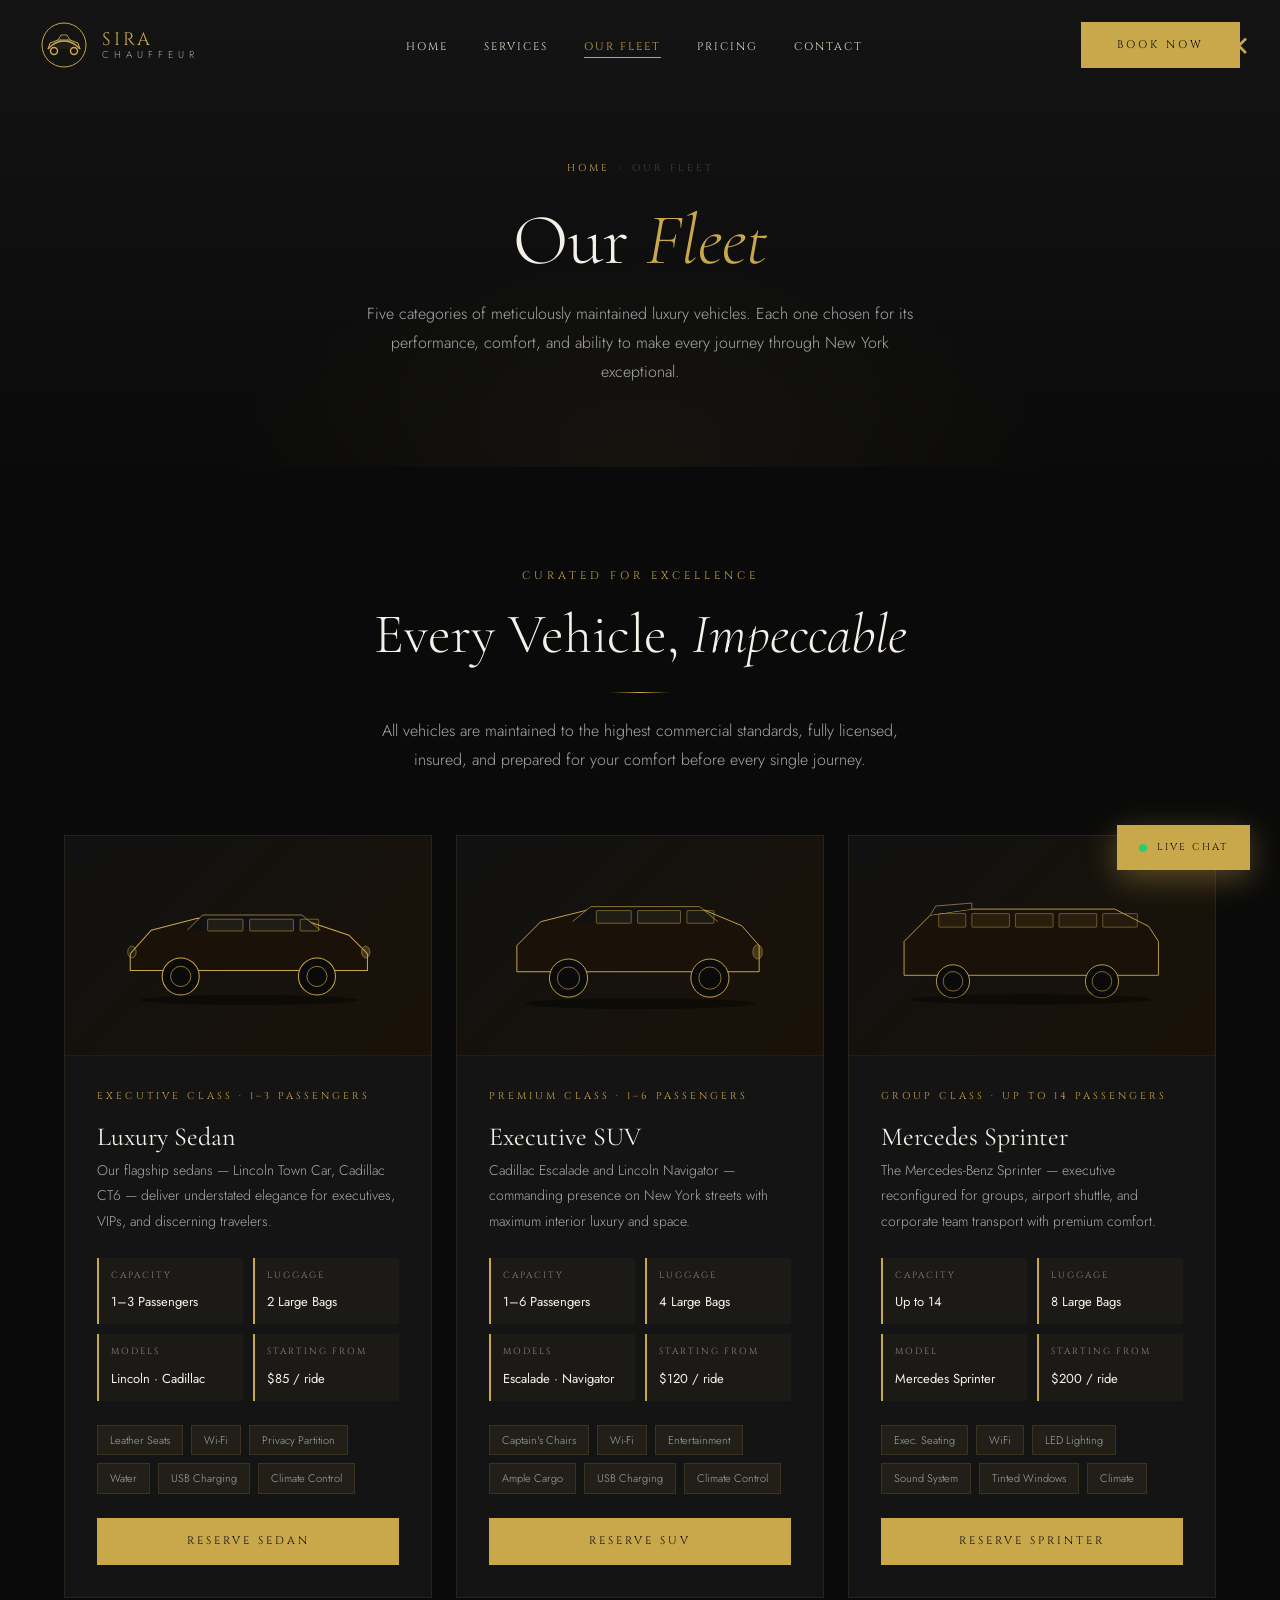
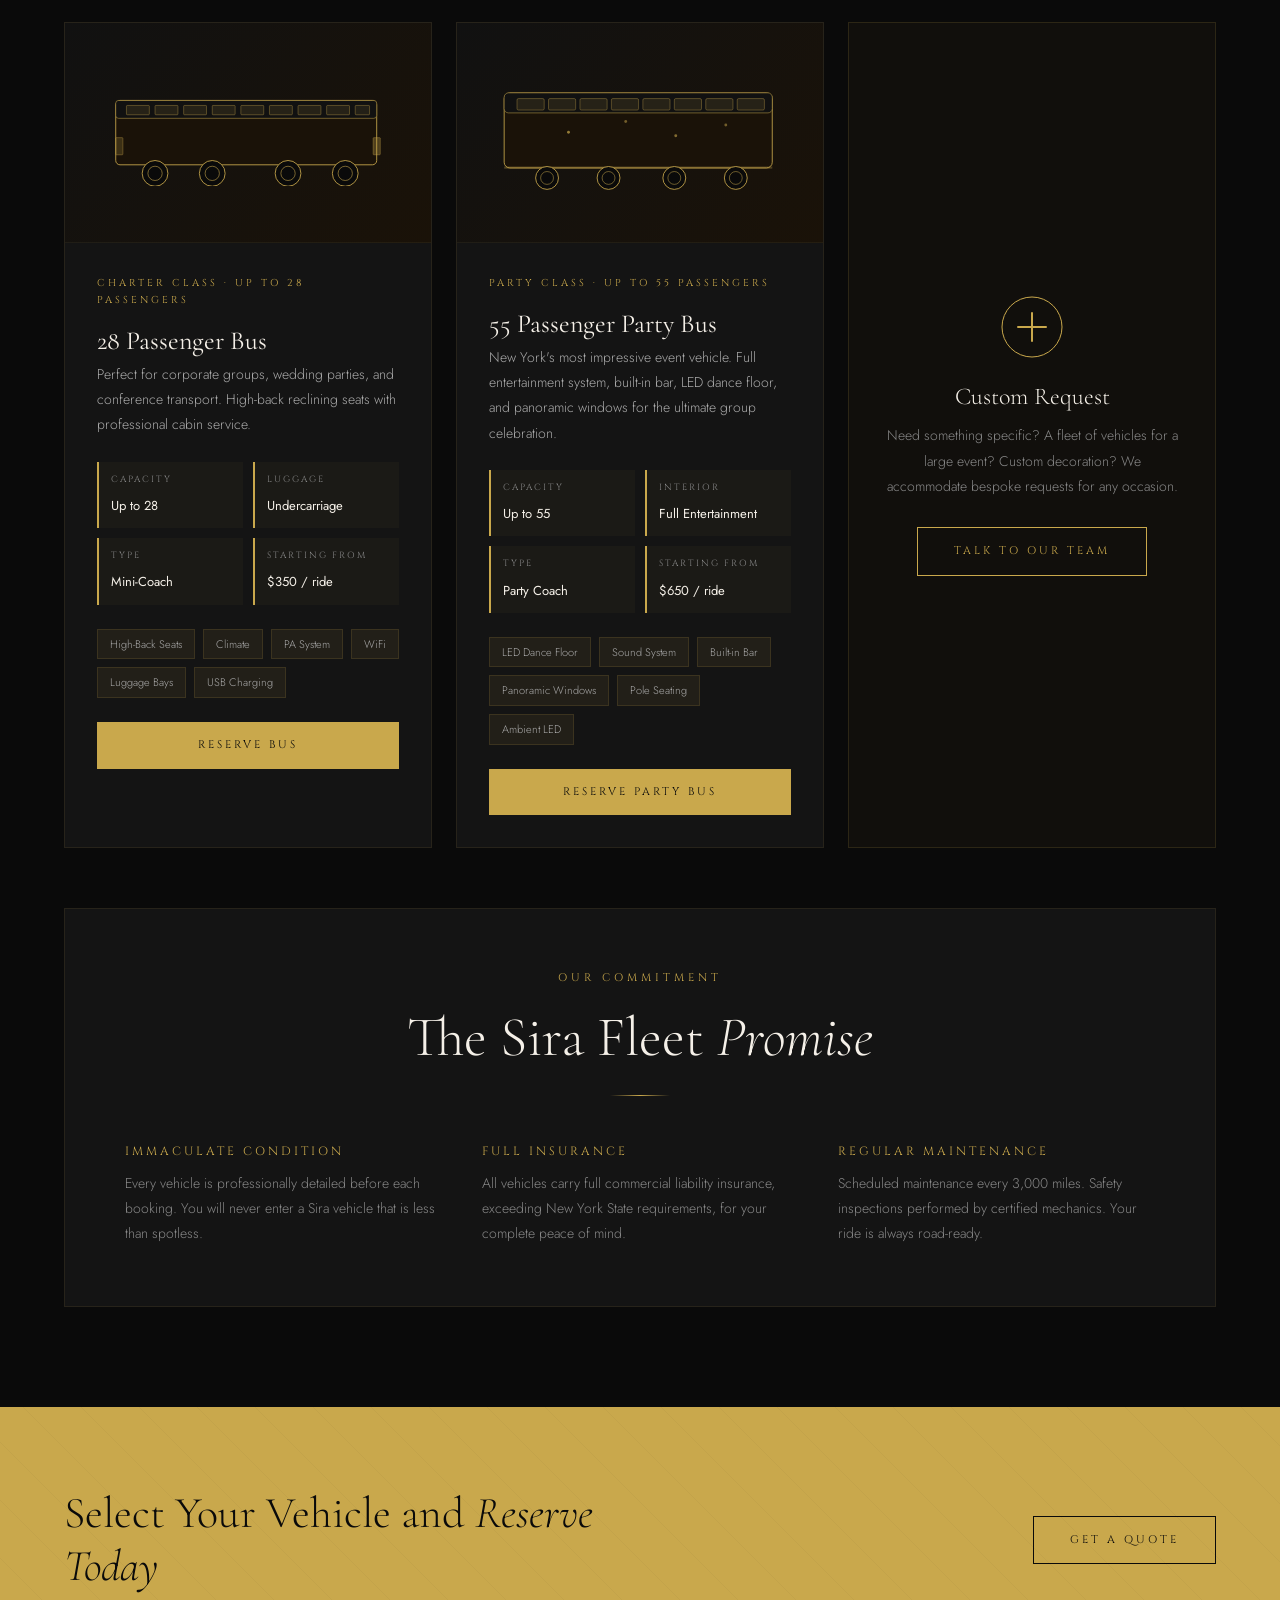
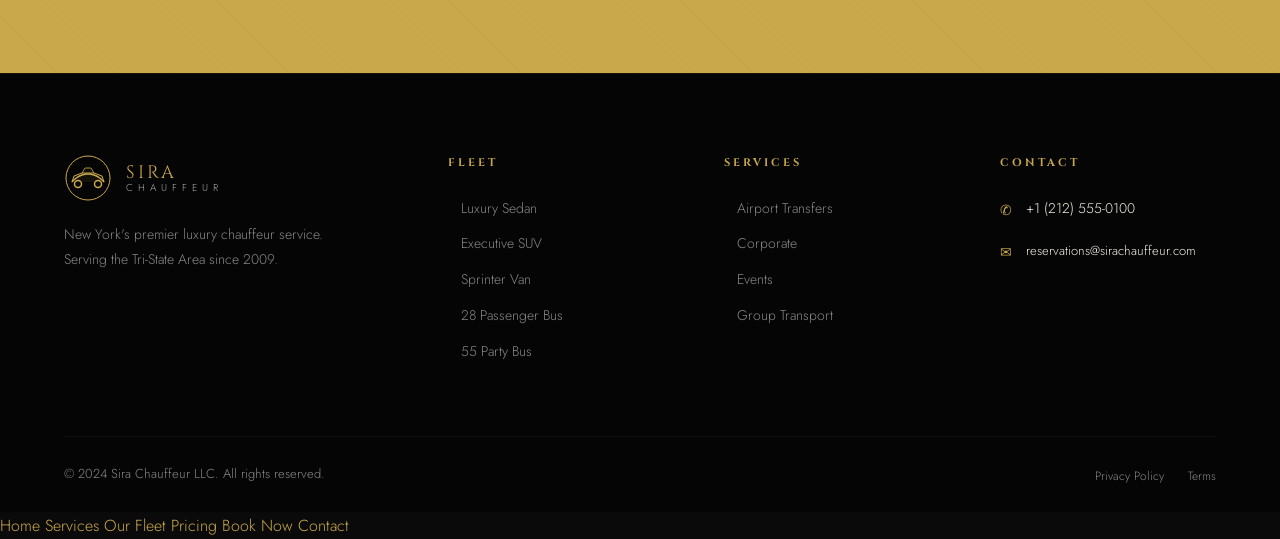
<file: pages/fleet.html>
<!DOCTYPE html>
<html lang="en">
<head>
  <meta charset="UTF-8">
  <meta name="viewport" content="width=device-width, initial-scale=1.0">
  <title>Our Fleet — Sira Chauffeur | Luxury Vehicles New York</title>
  <meta name="description" content="Explore Sira Chauffeur's luxury vehicle fleet in New York — Sedans, SUVs, Sprinter Vans, 28-passenger buses, and 55-passenger party buses for every occasion.">
  <link rel="canonical" href="https://sirachauffeur.com/fleet">
  <link rel="stylesheet" href="../css/style.css">
  <style>
    .fleet-showcase {
      display: grid;
      grid-template-columns: repeat(3, 1fr);
      gap: 24px;
      margin-bottom: 60px;
    }
    .vehicle-card {
      background: var(--charcoal);
      border: 1px solid rgba(201,168,76,0.1);
      overflow: hidden;
      transition: var(--transition);
    }
    .vehicle-card:hover {
      border-color: rgba(201,168,76,0.3);
      transform: translateY(-4px);
    }
    .vehicle-visual {
      background: linear-gradient(135deg, #111 0%, #1a1208 100%);
      padding: 40px;
      display: flex;
      align-items: center;
      justify-content: center;
      min-height: 220px;
      border-bottom: 1px solid rgba(201,168,76,0.08);
    }
    .vehicle-info { padding: 32px; }
    .vehicle-info h3 { font-size: 26px; font-weight: 400; color: var(--ivory); margin-bottom: 6px; }
    .vehicle-cap { font-family: 'Cinzel', serif; font-size: 10px; letter-spacing: 3px; color: var(--gold); text-transform: uppercase; margin-bottom: 16px; display: block; }
    .vehicle-info p { font-size: 14px; color: var(--mist-light); line-height: 1.8; margin-bottom: 24px; }
    .vehicle-specs { display: grid; grid-template-columns: 1fr 1fr; gap: 10px; margin-bottom: 24px; }
    .spec-item { background: rgba(201,168,76,0.04); padding: 10px 12px; border-left: 2px solid var(--gold); }
    .spec-label { font-family: 'Cinzel', serif; font-size: 9px; letter-spacing: 2px; color: var(--mist); text-transform: uppercase; display: block; margin-bottom: 4px; }
    .spec-val { font-size: 13px; color: var(--ivory); font-weight: 400; }
    .amenities-grid { display: flex; flex-wrap: wrap; gap: 8px; margin-bottom: 24px; }
    .amenity-tag { background: rgba(201,168,76,0.08); border: 1px solid rgba(201,168,76,0.15); padding: 5px 12px; font-size: 11px; color: var(--mist-light); }
    @media (max-width: 1024px) { .fleet-showcase { grid-template-columns: 1fr 1fr; } }
    @media (max-width: 600px) { .fleet-showcase { grid-template-columns: 1fr; } }
  </style>
</head>
<body>

<nav id="navbar">
  <div class="nav-inner">
    <a href="../index.html" class="nav-logo">
      <svg class="logo-icon" viewBox="0 0 48 48" fill="none"><circle cx="24" cy="24" r="22" stroke="#C9A84C" stroke-width="1"/><path d="M8 28 C8 28, 14 20, 24 20 C34 20, 40 28, 40 28" stroke="#C9A84C" stroke-width="1.5" fill="none"/><circle cx="14" cy="30" r="3.5" fill="none" stroke="#C9A84C" stroke-width="1.5"/><circle cx="34" cy="30" r="3.5" fill="none" stroke="#C9A84C" stroke-width="1.5"/><path d="M8 28 L10 22 L18 19 L30 19 L38 22 L40 28" fill="rgba(201,168,76,0.08)" stroke="#C9A84C" stroke-width="1"/><path d="M18 19 L21 14 L27 14 L30 19" fill="rgba(201,168,76,0.06)" stroke="#C9A84C" stroke-width="0.8"/></svg>
      <div class="logo-text"><span class="logo-name">Sira</span><span class="logo-sub">Chauffeur</span></div>
    </a>
    <ul class="nav-links">
      <li><a href="../index.html">Home</a></li>
      <li><a href="services.html">Services</a></li>
      <li><a href="fleet.html" class="active">Our Fleet</a></li>
      <li><a href="pricing.html">Pricing</a></li>
      <li><a href="contact.html">Contact</a></li>
    </ul>
    <a href="booking.html" class="btn btn-primary nav-cta">Book Now</a>
    <button class="hamburger" aria-label="Menu"><span></span><span></span><span></span></button>
  </div>
</nav>

<section class="page-hero">
  <div class="page-hero-content">
    <div class="breadcrumb">
      <a href="../index.html">Home</a><span>›</span><span>Our Fleet</span>
    </div>
    <h1>Our <em>Fleet</em></h1>
    <p>Five categories of meticulously maintained luxury vehicles. Each one chosen for its performance, comfort, and ability to make every journey through New York exceptional.</p>
  </div>
</section>

<section class="section-pad" style="background: var(--onyx);">
  <div class="container">

    <div class="text-center fade-in" style="margin-bottom: 60px;">
      <span class="eyebrow">Curated for Excellence</span>
      <h2 class="section-title">Every Vehicle, <em>Impeccable</em></h2>
      <div class="gold-line"></div>
      <p class="section-subtitle" style="margin: 0 auto;">All vehicles are maintained to the highest commercial standards, fully licensed, insured, and prepared for your comfort before every single journey.</p>
    </div>

    <div class="fleet-showcase">

      <!-- SEDAN -->
      <div class="vehicle-card fade-in">
        <div class="vehicle-visual">
          <svg viewBox="0 0 340 160" fill="none" style="width:100%;">
            <path d="M30 110 L30 90 L55 62 L110 48 L230 48 L290 68 L312 90 L312 110 Z" fill="#1a1208" stroke="#C9A84C" stroke-width="1.2"/>
            <path d="M98 62 L116 44 L234 44 L256 62" fill="#111" stroke="#C9A84C" stroke-width="0.8"/>
            <rect x="122" y="49" width="42" height="14" rx="1" fill="rgba(201,168,76,0.08)" stroke="#C9A84C" stroke-width="0.6"/>
            <rect x="172" y="49" width="52" height="14" rx="1" fill="rgba(201,168,76,0.08)" stroke="#C9A84C" stroke-width="0.6"/>
            <rect x="232" y="49" width="22" height="14" rx="1" fill="rgba(201,168,76,0.06)" stroke="#C9A84C" stroke-width="0.6"/>
            <circle cx="90" cy="117" r="22" fill="#0a0a0a" stroke="#C9A84C" stroke-width="1.2"/>
            <circle cx="90" cy="117" r="12" fill="none" stroke="#C9A84C" stroke-width="0.8"/>
            <circle cx="252" cy="117" r="22" fill="#0a0a0a" stroke="#C9A84C" stroke-width="1.2"/>
            <circle cx="252" cy="117" r="12" fill="none" stroke="#C9A84C" stroke-width="0.8"/>
            <ellipse cx="310" cy="88" rx="5" ry="7" fill="rgba(201,168,76,0.25)" stroke="#C9A84C" stroke-width="0.6"/>
            <ellipse cx="32" cy="88" rx="5" ry="7" fill="rgba(201,168,76,0.1)" stroke="#C9A84C" stroke-width="0.6"/>
            <ellipse cx="171" cy="145" rx="130" ry="6" fill="rgba(0,0,0,0.4)"/>
          </svg>
        </div>
        <div class="vehicle-info">
          <span class="vehicle-cap">Executive Class · 1–3 Passengers</span>
          <h3>Luxury Sedan</h3>
          <p>Our flagship sedans — Lincoln Town Car, Cadillac CT6 — deliver understated elegance for executives, VIPs, and discerning travelers.</p>
          <div class="vehicle-specs">
            <div class="spec-item"><span class="spec-label">Capacity</span><span class="spec-val">1–3 Passengers</span></div>
            <div class="spec-item"><span class="spec-label">Luggage</span><span class="spec-val">2 Large Bags</span></div>
            <div class="spec-item"><span class="spec-label">Models</span><span class="spec-val">Lincoln · Cadillac</span></div>
            <div class="spec-item"><span class="spec-label">Starting From</span><span class="spec-val">$85 / ride</span></div>
          </div>
          <div class="amenities-grid">
            <span class="amenity-tag">Leather Seats</span>
            <span class="amenity-tag">Wi-Fi</span>
            <span class="amenity-tag">Privacy Partition</span>
            <span class="amenity-tag">Water</span>
            <span class="amenity-tag">USB Charging</span>
            <span class="amenity-tag">Climate Control</span>
          </div>
          <a href="booking.html" class="btn btn-primary" style="width:100%; justify-content:center;">Reserve Sedan</a>
        </div>
      </div>

      <!-- SUV -->
      <div class="vehicle-card fade-in">
        <div class="vehicle-visual">
          <svg viewBox="0 0 360 170" fill="none" style="width:100%;">
            <path d="M25 118 L25 85 L55 55 L115 40 L260 40 L308 60 L330 85 L330 118 Z" fill="#1a1208" stroke="#C9A84C" stroke-width="1.2"/>
            <path d="M95 55 L118 36 L255 36 L278 55" fill="#111" stroke="#C9A84C" stroke-width="0.8"/>
            <rect x="125" y="41" width="44" height="16" rx="1" fill="rgba(201,168,76,0.08)" stroke="#C9A84C" stroke-width="0.6"/>
            <rect x="177" y="41" width="54" height="16" rx="1" fill="rgba(201,168,76,0.08)" stroke="#C9A84C" stroke-width="0.6"/>
            <rect x="239" y="41" width="34" height="16" rx="1" fill="rgba(201,168,76,0.06)" stroke="#C9A84C" stroke-width="0.6"/>
            <circle cx="90" cy="126" r="24" fill="#0a0a0a" stroke="#C9A84C" stroke-width="1.2"/>
            <circle cx="90" cy="126" r="14" fill="none" stroke="#C9A84C" stroke-width="0.8"/>
            <circle cx="268" cy="126" r="24" fill="#0a0a0a" stroke="#C9A84C" stroke-width="1.2"/>
            <circle cx="268" cy="126" r="14" fill="none" stroke="#C9A84C" stroke-width="0.8"/>
            <ellipse cx="328" cy="93" rx="6" ry="9" fill="rgba(201,168,76,0.25)" stroke="#C9A84C" stroke-width="0.6"/>
            <ellipse cx="180" cy="158" rx="145" ry="7" fill="rgba(0,0,0,0.4)"/>
          </svg>
        </div>
        <div class="vehicle-info">
          <span class="vehicle-cap">Premium Class · 1–6 Passengers</span>
          <h3>Executive SUV</h3>
          <p>Cadillac Escalade and Lincoln Navigator — commanding presence on New York streets with maximum interior luxury and space.</p>
          <div class="vehicle-specs">
            <div class="spec-item"><span class="spec-label">Capacity</span><span class="spec-val">1–6 Passengers</span></div>
            <div class="spec-item"><span class="spec-label">Luggage</span><span class="spec-val">4 Large Bags</span></div>
            <div class="spec-item"><span class="spec-label">Models</span><span class="spec-val">Escalade · Navigator</span></div>
            <div class="spec-item"><span class="spec-label">Starting From</span><span class="spec-val">$120 / ride</span></div>
          </div>
          <div class="amenities-grid">
            <span class="amenity-tag">Captain's Chairs</span>
            <span class="amenity-tag">Wi-Fi</span>
            <span class="amenity-tag">Entertainment</span>
            <span class="amenity-tag">Ample Cargo</span>
            <span class="amenity-tag">USB Charging</span>
            <span class="amenity-tag">Climate Control</span>
          </div>
          <a href="booking.html" class="btn btn-primary" style="width:100%; justify-content:center;">Reserve SUV</a>
        </div>
      </div>

      <!-- SPRINTER -->
      <div class="vehicle-card fade-in">
        <div class="vehicle-visual">
          <svg viewBox="0 0 380 160" fill="none" style="width:100%;">
            <path d="M20 120 L20 75 L55 40 L110 32 L300 32 L345 55 L358 75 L358 120 Z" fill="#1a1208" stroke="#C9A84C" stroke-width="1.2"/>
            <path d="M55 40 L62 28 L110 24 L110 32" fill="#111" stroke="#C9A84C" stroke-width="0.8"/>
            <rect x="66" y="38" width="36" height="18" rx="1" fill="rgba(201,168,76,0.08)" stroke="#C9A84C" stroke-width="0.6"/>
            <rect x="110" y="38" width="50" height="18" rx="1" fill="rgba(201,168,76,0.08)" stroke="#C9A84C" stroke-width="0.6"/>
            <rect x="168" y="38" width="50" height="18" rx="1" fill="rgba(201,168,76,0.08)" stroke="#C9A84C" stroke-width="0.6"/>
            <rect x="226" y="38" width="50" height="18" rx="1" fill="rgba(201,168,76,0.08)" stroke="#C9A84C" stroke-width="0.6"/>
            <rect x="284" y="38" width="46" height="18" rx="1" fill="rgba(201,168,76,0.06)" stroke="#C9A84C" stroke-width="0.6"/>
            <circle cx="85" cy="128" r="22" fill="#0a0a0a" stroke="#C9A84C" stroke-width="1.2"/>
            <circle cx="85" cy="128" r="13" fill="none" stroke="#C9A84C" stroke-width="0.8"/>
            <circle cx="283" cy="128" r="22" fill="#0a0a0a" stroke="#C9A84C" stroke-width="1.2"/>
            <circle cx="283" cy="128" r="13" fill="none" stroke="#C9A84C" stroke-width="0.8"/>
            <ellipse cx="189" cy="152" rx="160" ry="7" fill="rgba(0,0,0,0.4)"/>
          </svg>
        </div>
        <div class="vehicle-info">
          <span class="vehicle-cap">Group Class · Up to 14 Passengers</span>
          <h3>Mercedes Sprinter</h3>
          <p>The Mercedes-Benz Sprinter — executive reconfigured for groups, airport shuttle, and corporate team transport with premium comfort.</p>
          <div class="vehicle-specs">
            <div class="spec-item"><span class="spec-label">Capacity</span><span class="spec-val">Up to 14</span></div>
            <div class="spec-item"><span class="spec-label">Luggage</span><span class="spec-val">8 Large Bags</span></div>
            <div class="spec-item"><span class="spec-label">Model</span><span class="spec-val">Mercedes Sprinter</span></div>
            <div class="spec-item"><span class="spec-label">Starting From</span><span class="spec-val">$200 / ride</span></div>
          </div>
          <div class="amenities-grid">
            <span class="amenity-tag">Exec. Seating</span>
            <span class="amenity-tag">WiFi</span>
            <span class="amenity-tag">LED Lighting</span>
            <span class="amenity-tag">Sound System</span>
            <span class="amenity-tag">Tinted Windows</span>
            <span class="amenity-tag">Climate</span>
          </div>
          <a href="booking.html" class="btn btn-primary" style="width:100%; justify-content:center;">Reserve Sprinter</a>
        </div>
      </div>

      <!-- BUS 28 -->
      <div class="vehicle-card fade-in">
        <div class="vehicle-visual">
          <svg viewBox="0 0 400 150" fill="none" style="width:100%;">
            <rect x="15" y="30" width="365" height="90" rx="6" fill="#1a1208" stroke="#C9A84C" stroke-width="1.2"/>
            <rect x="15" y="30" width="365" height="25" rx="4" fill="#111" stroke="#C9A84C" stroke-width="0.7"/>
            <rect x="30" y="37" width="32" height="13" rx="1" fill="rgba(201,168,76,0.12)" stroke="#C9A84C" stroke-width="0.5"/>
            <rect x="70" y="37" width="32" height="13" rx="1" fill="rgba(201,168,76,0.12)" stroke="#C9A84C" stroke-width="0.5"/>
            <rect x="110" y="37" width="32" height="13" rx="1" fill="rgba(201,168,76,0.12)" stroke="#C9A84C" stroke-width="0.5"/>
            <rect x="150" y="37" width="32" height="13" rx="1" fill="rgba(201,168,76,0.12)" stroke="#C9A84C" stroke-width="0.5"/>
            <rect x="190" y="37" width="32" height="13" rx="1" fill="rgba(201,168,76,0.12)" stroke="#C9A84C" stroke-width="0.5"/>
            <rect x="230" y="37" width="32" height="13" rx="1" fill="rgba(201,168,76,0.12)" stroke="#C9A84C" stroke-width="0.5"/>
            <rect x="270" y="37" width="32" height="13" rx="1" fill="rgba(201,168,76,0.12)" stroke="#C9A84C" stroke-width="0.5"/>
            <rect x="310" y="37" width="32" height="13" rx="1" fill="rgba(201,168,76,0.12)" stroke="#C9A84C" stroke-width="0.5"/>
            <rect x="350" y="37" width="20" height="13" rx="1" fill="rgba(201,168,76,0.1)" stroke="#C9A84C" stroke-width="0.5"/>
            <circle cx="70" cy="132" r="18" fill="#0a0a0a" stroke="#C9A84C" stroke-width="1.2"/><circle cx="70" cy="132" r="10" fill="none" stroke="#C9A84C" stroke-width="0.8"/>
            <circle cx="150" cy="132" r="18" fill="#0a0a0a" stroke="#C9A84C" stroke-width="1.2"/><circle cx="150" cy="132" r="10" fill="none" stroke="#C9A84C" stroke-width="0.8"/>
            <circle cx="256" cy="132" r="18" fill="#0a0a0a" stroke="#C9A84C" stroke-width="1.2"/><circle cx="256" cy="132" r="10" fill="none" stroke="#C9A84C" stroke-width="0.8"/>
            <circle cx="336" cy="132" r="18" fill="#0a0a0a" stroke="#C9A84C" stroke-width="1.2"/><circle cx="336" cy="132" r="10" fill="none" stroke="#C9A84C" stroke-width="0.8"/>
            <rect x="15" y="82" width="10" height="24" rx="1" fill="rgba(201,168,76,0.2)" stroke="#C9A84C" stroke-width="0.5"/>
            <rect x="375" y="82" width="10" height="24" rx="1" fill="rgba(201,168,76,0.3)" stroke="#C9A84C" stroke-width="0.5"/>
          </svg>
        </div>
        <div class="vehicle-info">
          <span class="vehicle-cap">Charter Class · Up to 28 Passengers</span>
          <h3>28 Passenger Bus</h3>
          <p>Perfect for corporate groups, wedding parties, and conference transport. High-back reclining seats with professional cabin service.</p>
          <div class="vehicle-specs">
            <div class="spec-item"><span class="spec-label">Capacity</span><span class="spec-val">Up to 28</span></div>
            <div class="spec-item"><span class="spec-label">Luggage</span><span class="spec-val">Undercarriage</span></div>
            <div class="spec-item"><span class="spec-label">Type</span><span class="spec-val">Mini-Coach</span></div>
            <div class="spec-item"><span class="spec-label">Starting From</span><span class="spec-val">$350 / ride</span></div>
          </div>
          <div class="amenities-grid">
            <span class="amenity-tag">High-Back Seats</span>
            <span class="amenity-tag">Climate</span>
            <span class="amenity-tag">PA System</span>
            <span class="amenity-tag">WiFi</span>
            <span class="amenity-tag">Luggage Bays</span>
            <span class="amenity-tag">USB Charging</span>
          </div>
          <a href="booking.html" class="btn btn-primary" style="width:100%; justify-content:center;">Reserve Bus</a>
        </div>
      </div>

      <!-- PARTY BUS 55 -->
      <div class="vehicle-card fade-in">
        <div class="vehicle-visual">
          <svg viewBox="0 0 400 160" fill="none" style="width:100%;">
            <rect x="10" y="25" width="375" height="105" rx="8" fill="#1a1208" stroke="#C9A84C" stroke-width="1.2"/>
            <rect x="10" y="25" width="375" height="28" rx="6" fill="#111" stroke="#C9A84C" stroke-width="0.7"/>
            <rect x="28" y="33" width="38" height="16" rx="2" fill="rgba(201,168,76,0.12)" stroke="#C9A84C" stroke-width="0.5"/>
            <rect x="72" y="33" width="38" height="16" rx="2" fill="rgba(201,168,76,0.12)" stroke="#C9A84C" stroke-width="0.5"/>
            <rect x="116" y="33" width="38" height="16" rx="2" fill="rgba(201,168,76,0.12)" stroke="#C9A84C" stroke-width="0.5"/>
            <rect x="160" y="33" width="38" height="16" rx="2" fill="rgba(201,168,76,0.12)" stroke="#C9A84C" stroke-width="0.5"/>
            <rect x="204" y="33" width="38" height="16" rx="2" fill="rgba(201,168,76,0.12)" stroke="#C9A84C" stroke-width="0.5"/>
            <rect x="248" y="33" width="38" height="16" rx="2" fill="rgba(201,168,76,0.12)" stroke="#C9A84C" stroke-width="0.5"/>
            <rect x="292" y="33" width="38" height="16" rx="2" fill="rgba(201,168,76,0.12)" stroke="#C9A84C" stroke-width="0.5"/>
            <rect x="336" y="33" width="38" height="16" rx="2" fill="rgba(201,168,76,0.12)" stroke="#C9A84C" stroke-width="0.5"/>
            <!-- LED strip -->
            <rect x="10" y="128" width="375" height="3" fill="rgba(201,168,76,0.3)"/>
            <!-- Wheels -->
            <circle cx="70" cy="144" r="16" fill="#0a0a0a" stroke="#C9A84C" stroke-width="1.2"/><circle cx="70" cy="144" r="9" fill="none" stroke="#C9A84C" stroke-width="0.7"/>
            <circle cx="156" cy="144" r="16" fill="#0a0a0a" stroke="#C9A84C" stroke-width="1.2"/><circle cx="156" cy="144" r="9" fill="none" stroke="#C9A84C" stroke-width="0.7"/>
            <circle cx="248" cy="144" r="16" fill="#0a0a0a" stroke="#C9A84C" stroke-width="1.2"/><circle cx="248" cy="144" r="9" fill="none" stroke="#C9A84C" stroke-width="0.7"/>
            <circle cx="334" cy="144" r="16" fill="#0a0a0a" stroke="#C9A84C" stroke-width="1.2"/><circle cx="334" cy="144" r="9" fill="none" stroke="#C9A84C" stroke-width="0.7"/>
            <!-- Party lights -->
            <circle cx="100" cy="80" r="2" fill="#C9A84C" opacity="0.7"/>
            <circle cx="180" cy="65" r="2" fill="#C9A84C" opacity="0.5"/>
            <circle cx="250" cy="85" r="2" fill="#C9A84C" opacity="0.6"/>
            <circle cx="320" cy="70" r="2" fill="#C9A84C" opacity="0.5"/>
          </svg>
        </div>
        <div class="vehicle-info">
          <span class="vehicle-cap">Party Class · Up to 55 Passengers</span>
          <h3>55 Passenger Party Bus</h3>
          <p>New York's most impressive event vehicle. Full entertainment system, built-in bar, LED dance floor, and panoramic windows for the ultimate group celebration.</p>
          <div class="vehicle-specs">
            <div class="spec-item"><span class="spec-label">Capacity</span><span class="spec-val">Up to 55</span></div>
            <div class="spec-item"><span class="spec-label">Interior</span><span class="spec-val">Full Entertainment</span></div>
            <div class="spec-item"><span class="spec-label">Type</span><span class="spec-val">Party Coach</span></div>
            <div class="spec-item"><span class="spec-label">Starting From</span><span class="spec-val">$650 / ride</span></div>
          </div>
          <div class="amenities-grid">
            <span class="amenity-tag">LED Dance Floor</span>
            <span class="amenity-tag">Sound System</span>
            <span class="amenity-tag">Built-in Bar</span>
            <span class="amenity-tag">Panoramic Windows</span>
            <span class="amenity-tag">Pole Seating</span>
            <span class="amenity-tag">Ambient LED</span>
          </div>
          <a href="booking.html" class="btn btn-primary" style="width:100%; justify-content:center;">Reserve Party Bus</a>
        </div>
      </div>

      <!-- CUSTOM NEED -->
      <div class="vehicle-card fade-in" style="display: flex; flex-direction: column; justify-content: center; align-items: center; text-align: center; padding: 48px 36px; background: rgba(201,168,76,0.03); border-color: rgba(201,168,76,0.15);">
        <svg width="64" height="64" viewBox="0 0 64 64" fill="none" style="margin-bottom:24px;">
          <circle cx="32" cy="32" r="30" stroke="#C9A84C" stroke-width="1"/>
          <path d="M32 18 L32 46" stroke="#C9A84C" stroke-width="2" stroke-linecap="round"/>
          <path d="M18 32 L46 32" stroke="#C9A84C" stroke-width="2" stroke-linecap="round"/>
        </svg>
        <h3 style="font-size:24px; color: var(--ivory); margin-bottom: 12px;">Custom Request</h3>
        <p style="font-size:14px; color: var(--mist); line-height:1.8; margin-bottom: 28px;">Need something specific? A fleet of vehicles for a large event? Custom decoration? We accommodate bespoke requests for any occasion.</p>
        <a href="contact.html" class="btn btn-outline">Talk to Our Team</a>
      </div>

    </div>

    <!-- FLEET PROMISE -->
    <div style="background: var(--charcoal); border: 1px solid rgba(201,168,76,0.1); padding: 60px; text-align: center;" class="fade-in">
      <span class="eyebrow">Our Commitment</span>
      <h2 class="section-title">The Sira Fleet <em>Promise</em></h2>
      <div class="gold-line"></div>
      <div style="display: grid; grid-template-columns: repeat(3, 1fr); gap: 40px; margin-top: 48px; text-align: left;">
        <div>
          <h4 style="font-family: 'Cinzel', serif; font-size: 12px; letter-spacing: 3px; color: var(--gold); text-transform: uppercase; margin-bottom: 12px;">Immaculate Condition</h4>
          <p style="font-size: 14px; color: var(--mist); line-height: 1.8;">Every vehicle is professionally detailed before each booking. You will never enter a Sira vehicle that is less than spotless.</p>
        </div>
        <div>
          <h4 style="font-family: 'Cinzel', serif; font-size: 12px; letter-spacing: 3px; color: var(--gold); text-transform: uppercase; margin-bottom: 12px;">Full Insurance</h4>
          <p style="font-size: 14px; color: var(--mist); line-height: 1.8;">All vehicles carry full commercial liability insurance, exceeding New York State requirements, for your complete peace of mind.</p>
        </div>
        <div>
          <h4 style="font-family: 'Cinzel', serif; font-size: 12px; letter-spacing: 3px; color: var(--gold); text-transform: uppercase; margin-bottom: 12px;">Regular Maintenance</h4>
          <p style="font-size: 14px; color: var(--mist); line-height: 1.8;">Scheduled maintenance every 3,000 miles. Safety inspections performed by certified mechanics. Your ride is always road-ready.</p>
        </div>
      </div>
    </div>

  </div>
</section>

<section class="booking-cta">
  <div class="container">
    <div class="booking-cta-inner">
      <h2>Select Your Vehicle and <em>Reserve Today</em></h2>
      <a href="booking.html" class="btn btn-outline" style="border-color: var(--onyx); color: var(--onyx);">Get a Quote</a>
    </div>
  </div>
</section>

<footer>
  <div class="container">
    <div class="footer-top">
      <div class="footer-brand">
        <a href="../index.html" class="nav-logo">
          <svg class="logo-icon" viewBox="0 0 48 48" fill="none"><circle cx="24" cy="24" r="22" stroke="#C9A84C" stroke-width="1"/><path d="M8 28 C8 28, 14 20, 24 20 C34 20, 40 28, 40 28" stroke="#C9A84C" stroke-width="1.5" fill="none"/><circle cx="14" cy="30" r="3.5" fill="none" stroke="#C9A84C" stroke-width="1.5"/><circle cx="34" cy="30" r="3.5" fill="none" stroke="#C9A84C" stroke-width="1.5"/><path d="M8 28 L10 22 L18 19 L30 19 L38 22 L40 28" fill="rgba(201,168,76,0.08)" stroke="#C9A84C" stroke-width="1"/><path d="M18 19 L21 14 L27 14 L30 19" fill="rgba(201,168,76,0.06)" stroke="#C9A84C" stroke-width="0.8"/></svg>
          <div class="logo-text"><span class="logo-name">Sira</span><span class="logo-sub">Chauffeur</span></div>
        </a>
        <p>New York's premier luxury chauffeur service. Serving the Tri-State Area since 2009.</p>
      </div>
      <div class="footer-col"><h5>Fleet</h5><ul><li><a href="#sedan">Luxury Sedan</a></li><li><a href="#suv">Executive SUV</a></li><li><a href="#sprinter">Sprinter Van</a></li><li><a href="#bus28">28 Passenger Bus</a></li><li><a href="#bus55">55 Party Bus</a></li></ul></div>
      <div class="footer-col"><h5>Services</h5><ul><li><a href="services.html#airport">Airport Transfers</a></li><li><a href="services.html#corporate">Corporate</a></li><li><a href="services.html#events">Events</a></li><li><a href="services.html#group">Group Transport</a></li></ul></div>
      <div class="footer-col"><h5>Contact</h5>
        <div class="footer-contact-item"><span class="footer-contact-icon">✆</span><div><a href="tel:+12125550100" style="color: var(--ivory);">+1 (212) 555-0100</a></div></div>
        <div class="footer-contact-item"><span class="footer-contact-icon">✉</span><div><a href="mailto:reservations@sirachauffeur.com" style="color: var(--ivory); font-size:13px;">reservations@sirachauffeur.com</a></div></div>
      </div>
    </div>
    <div class="footer-bottom">
      <p>© 2024 Sira Chauffeur LLC. All rights reserved.</p>
      <ul class="footer-bottom-links"><li><a href="#">Privacy Policy</a></li><li><a href="#">Terms</a></li></ul>
    </div>
  </div>
</footer>

<a href="https://tawk.to" target="_blank" rel="noopener" class="live-chat-btn">
  <div class="chat-dot"></div><span>Live Chat</span>
</a>
<script src="../js/main.js"></script>
</body>
</html>
</file>
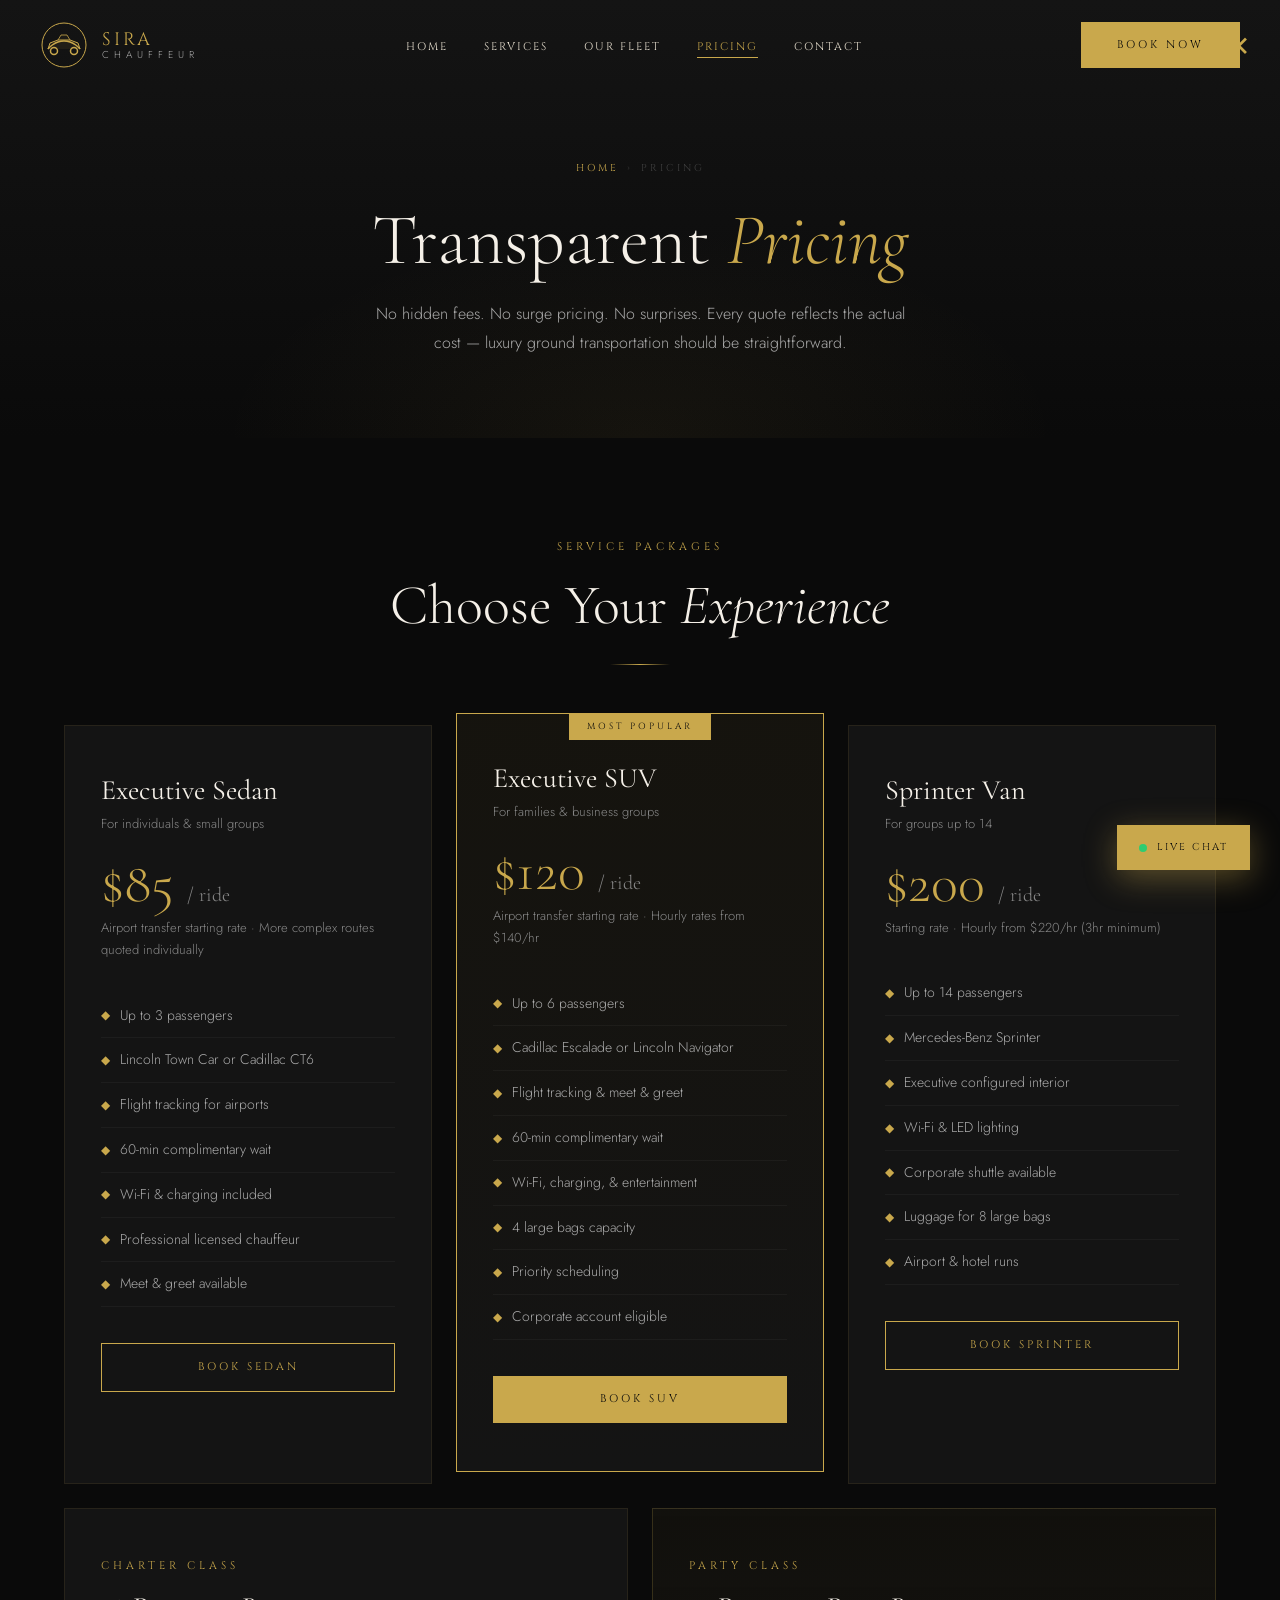
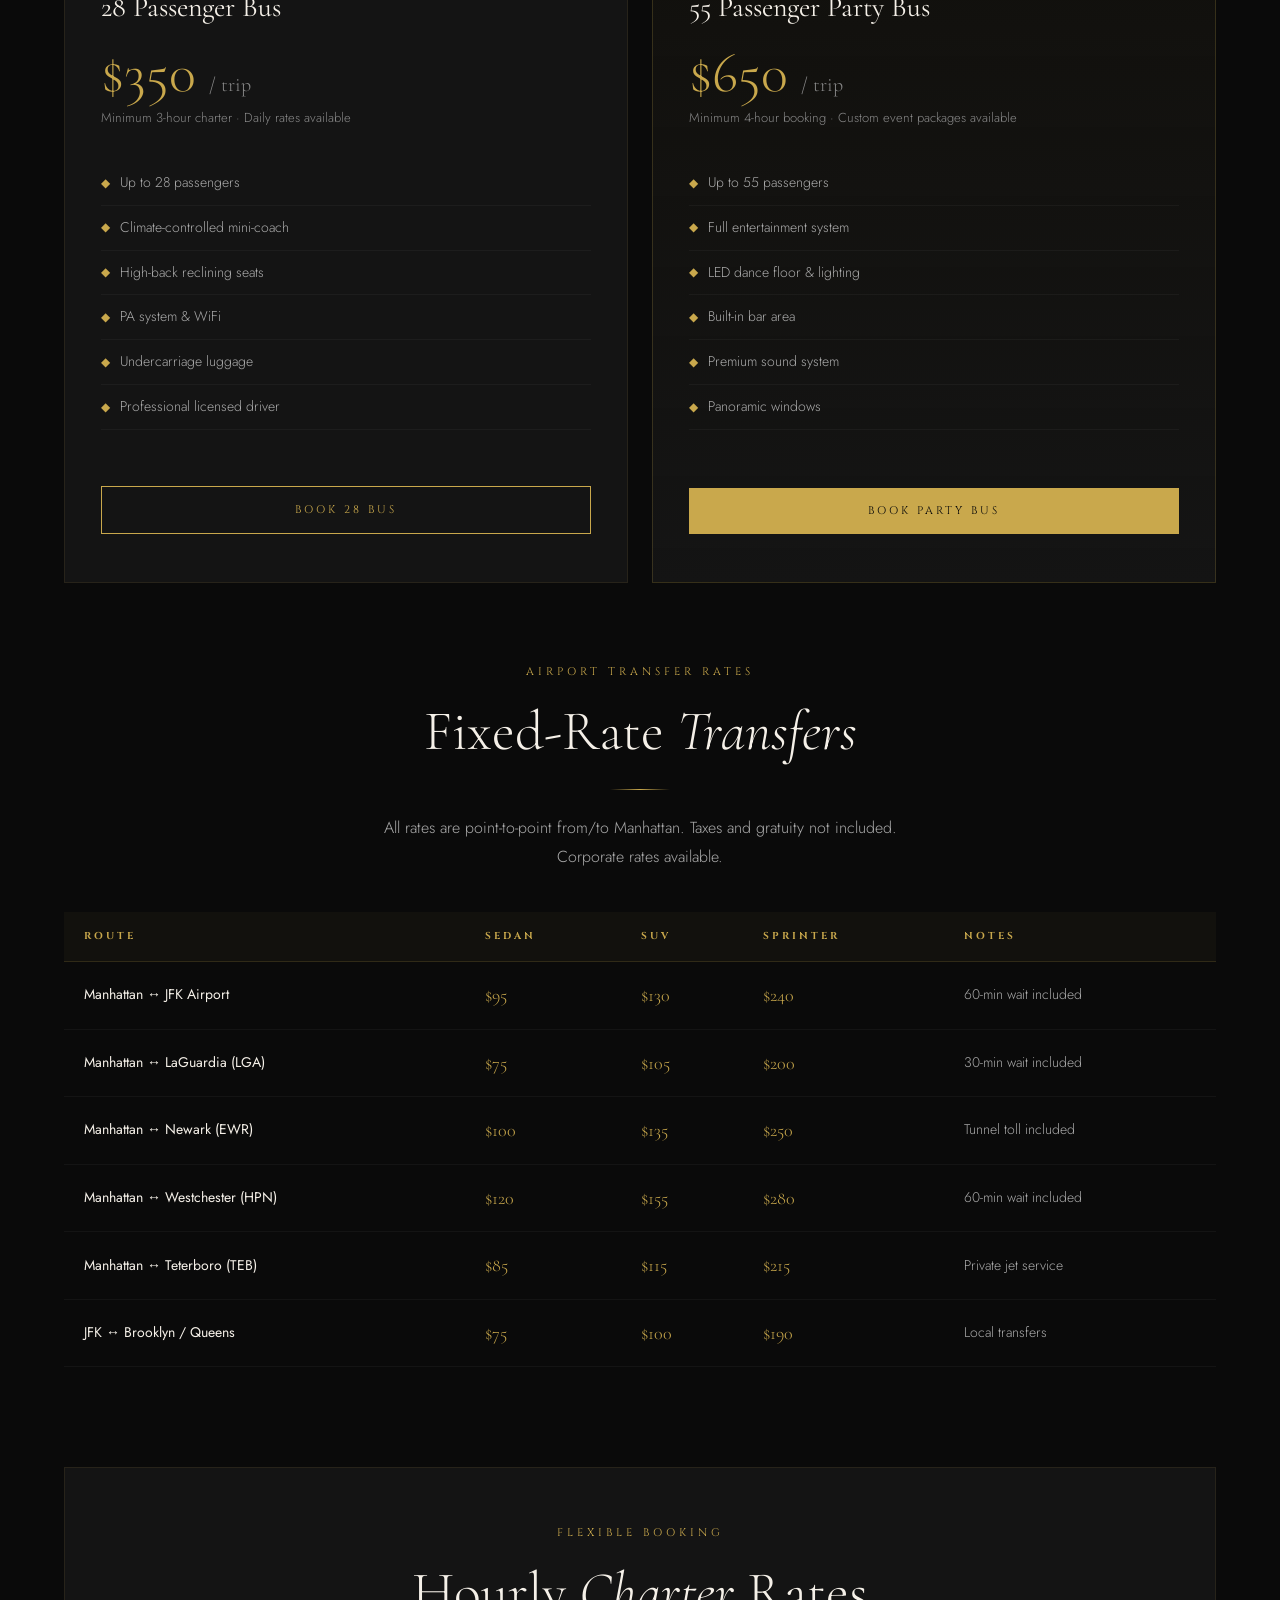
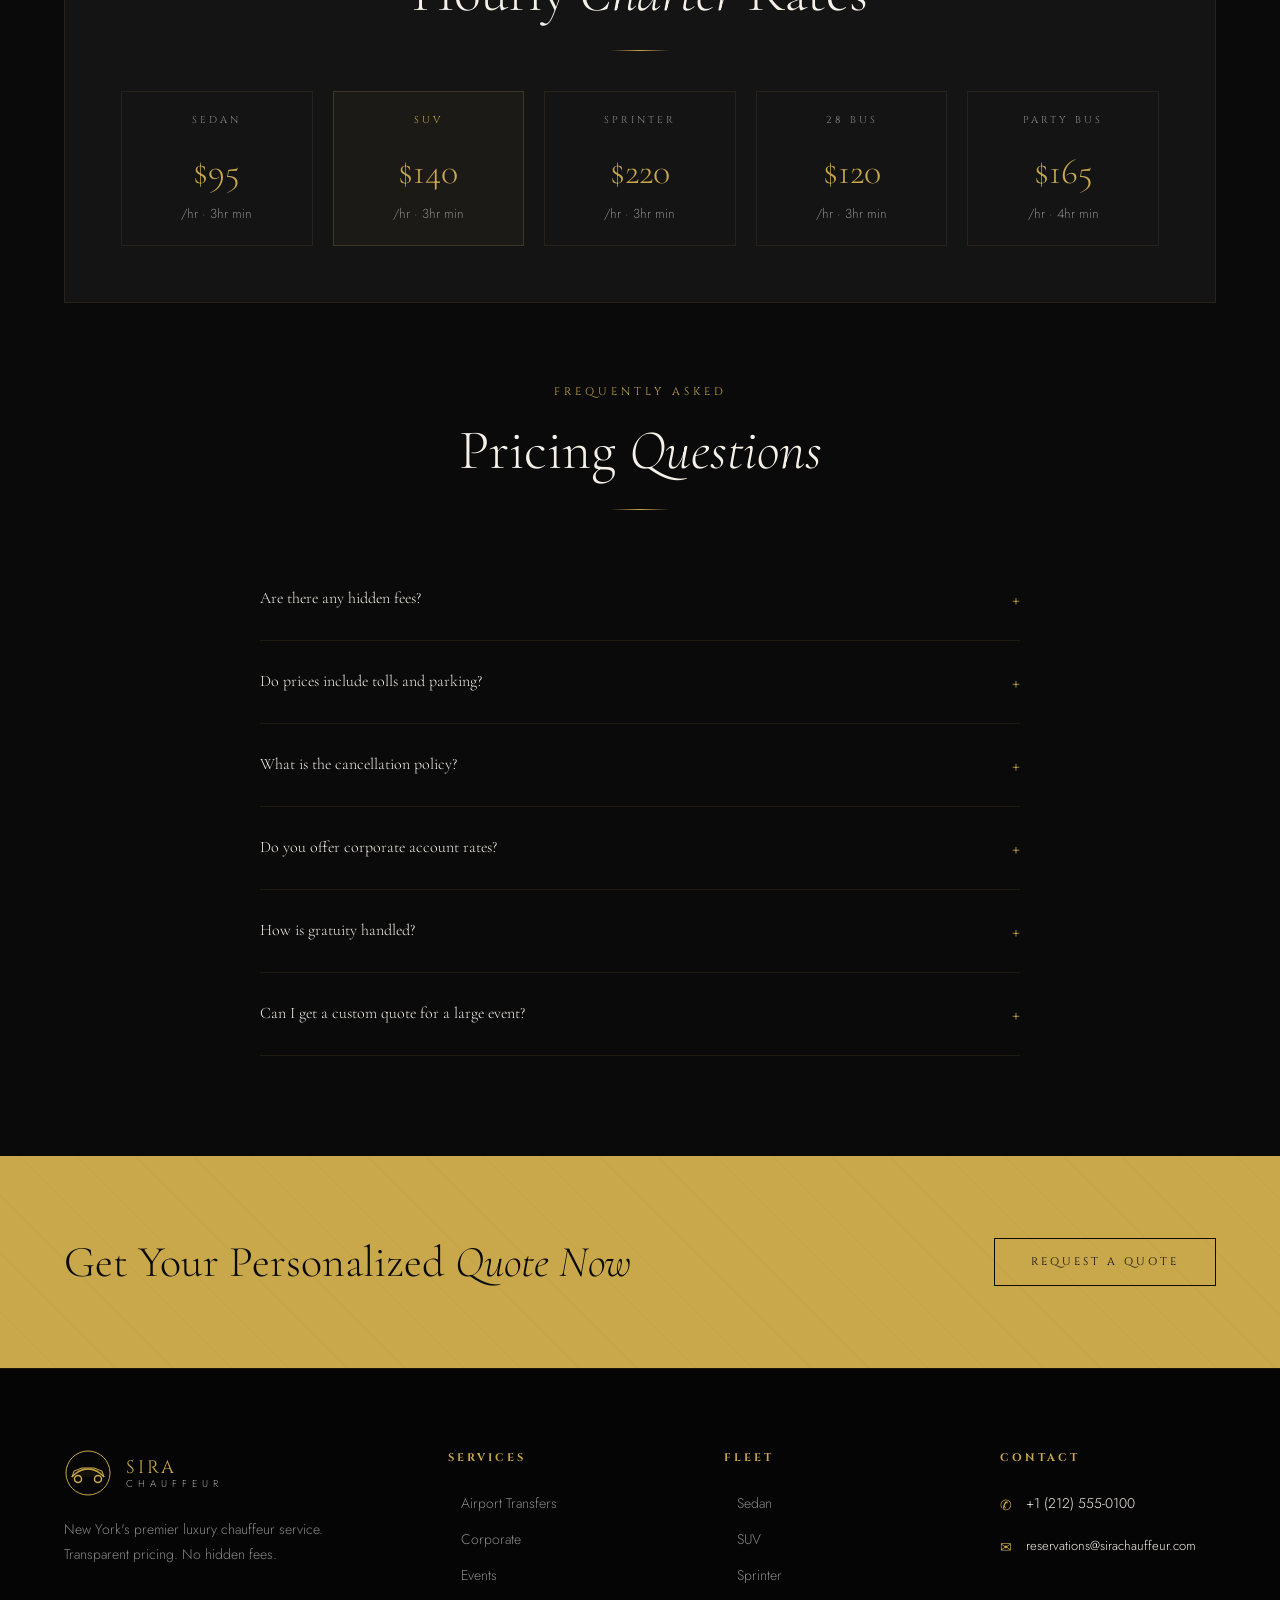
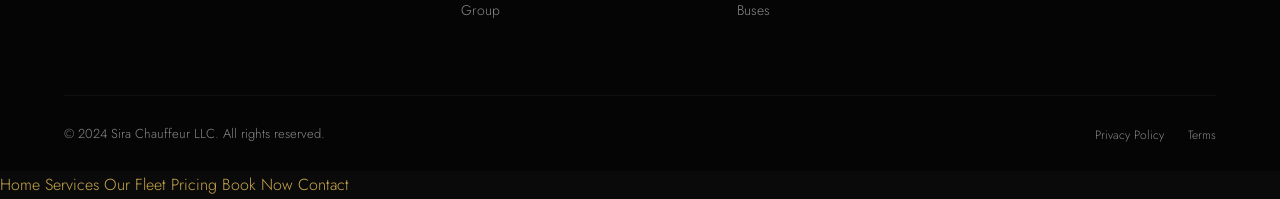
<file: pages/pricing.html>
<!DOCTYPE html>
<html lang="en">
<head>
  <meta charset="UTF-8">
  <meta name="viewport" content="width=device-width, initial-scale=1.0">
  <title>Pricing — Sira Chauffeur | Luxury Transportation Rates New York</title>
  <meta name="description" content="Transparent luxury chauffeur pricing for New York. Sedan, SUV, Sprinter, and bus rates for airport transfers, corporate travel, events, and hourly charter.">
  <link rel="canonical" href="https://sirachauffeur.com/pricing">
  <link rel="stylesheet" href="../css/style.css">
  <style>
    .rate-table { width: 100%; border-collapse: collapse; margin-bottom: 40px; }
    .rate-table th { font-family: 'Cinzel', serif; font-size: 10px; letter-spacing: 3px; color: var(--gold); text-transform: uppercase; padding: 16px 20px; text-align: left; border-bottom: 1px solid rgba(201,168,76,0.2); background: rgba(201,168,76,0.04); }
    .rate-table td { padding: 18px 20px; font-size: 14px; color: var(--mist-light); border-bottom: 1px solid rgba(255,255,255,0.04); }
    .rate-table tr:hover td { background: rgba(201,168,76,0.03); }
    .rate-table .vehicle-name { color: var(--ivory); font-weight: 400; }
    .rate-table .price-cell { color: var(--gold); font-family: 'Cormorant Garamond', serif; font-size: 18px; }
    .faq-item { border-bottom: 1px solid rgba(201,168,76,0.1); }
    .faq-q { padding: 24px 0; display: flex; align-items: center; justify-content: space-between; cursor: pointer; font-size: 16px; color: var(--ivory); font-family: 'Cormorant Garamond', serif; }
    .faq-q:hover { color: var(--gold); }
    .faq-icon { color: var(--gold); font-size: 20px; transition: transform 0.3s; flex-shrink: 0; margin-left: 20px; }
    .faq-a { max-height: 0; overflow: hidden; transition: max-height 0.4s ease; }
    .faq-a p { font-size: 14px; color: var(--mist-light); line-height: 1.9; padding-bottom: 24px; }
    .faq-item.open .faq-icon { transform: rotate(45deg); }
    .faq-item.open .faq-a { max-height: 200px; }
  </style>
</head>
<body>

<nav id="navbar">
  <div class="nav-inner">
    <a href="../index.html" class="nav-logo">
      <svg class="logo-icon" viewBox="0 0 48 48" fill="none"><circle cx="24" cy="24" r="22" stroke="#C9A84C" stroke-width="1"/><path d="M8 28 C8 28, 14 20, 24 20 C34 20, 40 28, 40 28" stroke="#C9A84C" stroke-width="1.5" fill="none"/><circle cx="14" cy="30" r="3.5" fill="none" stroke="#C9A84C" stroke-width="1.5"/><circle cx="34" cy="30" r="3.5" fill="none" stroke="#C9A84C" stroke-width="1.5"/><path d="M8 28 L10 22 L18 19 L30 19 L38 22 L40 28" fill="rgba(201,168,76,0.08)" stroke="#C9A84C" stroke-width="1"/><path d="M18 19 L21 14 L27 14 L30 19" fill="rgba(201,168,76,0.06)" stroke="#C9A84C" stroke-width="0.8"/></svg>
      <div class="logo-text"><span class="logo-name">Sira</span><span class="logo-sub">Chauffeur</span></div>
    </a>
    <ul class="nav-links">
      <li><a href="../index.html">Home</a></li>
      <li><a href="services.html">Services</a></li>
      <li><a href="fleet.html">Our Fleet</a></li>
      <li><a href="pricing.html" class="active">Pricing</a></li>
      <li><a href="contact.html">Contact</a></li>
    </ul>
    <a href="booking.html" class="btn btn-primary nav-cta">Book Now</a>
    <button class="hamburger" aria-label="Menu"><span></span><span></span><span></span></button>
  </div>
</nav>

<section class="page-hero">
  <div class="page-hero-content">
    <div class="breadcrumb">
      <a href="../index.html">Home</a><span>›</span><span>Pricing</span>
    </div>
    <h1>Transparent <em>Pricing</em></h1>
    <p>No hidden fees. No surge pricing. No surprises. Every quote reflects the actual cost — luxury ground transportation should be straightforward.</p>
  </div>
</section>

<section class="section-pad" style="background: var(--onyx);">
  <div class="container">

    <!-- PRICING CARDS -->
    <div class="text-center fade-in" style="margin-bottom: 60px;">
      <span class="eyebrow">Service Packages</span>
      <h2 class="section-title">Choose Your <em>Experience</em></h2>
      <div class="gold-line"></div>
    </div>

    <div class="pricing-grid fade-in">
      <div class="pricing-card">
        <h3>Executive Sedan</h3>
        <p style="font-size:13px; color: var(--mist); margin-bottom: 12px;">For individuals &amp; small groups</p>
        <div class="price">$85 <span>/ ride</span></div>
        <p class="price-note">Airport transfer starting rate · More complex routes quoted individually</p>
        <ul class="pricing-features">
          <li><span class="check">◆</span> Up to 3 passengers</li>
          <li><span class="check">◆</span> Lincoln Town Car or Cadillac CT6</li>
          <li><span class="check">◆</span> Flight tracking for airports</li>
          <li><span class="check">◆</span> 60-min complimentary wait</li>
          <li><span class="check">◆</span> Wi-Fi &amp; charging included</li>
          <li><span class="check">◆</span> Professional licensed chauffeur</li>
          <li><span class="check">◆</span> Meet &amp; greet available</li>
        </ul>
        <a href="booking.html" class="btn btn-outline" style="width:100%; justify-content:center;">Book Sedan</a>
      </div>

      <div class="pricing-card featured">
        <div class="pricing-badge">Most Popular</div>
        <h3>Executive SUV</h3>
        <p style="font-size:13px; color: var(--mist); margin-bottom: 12px;">For families &amp; business groups</p>
        <div class="price">$120 <span>/ ride</span></div>
        <p class="price-note">Airport transfer starting rate · Hourly rates from $140/hr</p>
        <ul class="pricing-features">
          <li><span class="check">◆</span> Up to 6 passengers</li>
          <li><span class="check">◆</span> Cadillac Escalade or Lincoln Navigator</li>
          <li><span class="check">◆</span> Flight tracking &amp; meet &amp; greet</li>
          <li><span class="check">◆</span> 60-min complimentary wait</li>
          <li><span class="check">◆</span> Wi-Fi, charging, &amp; entertainment</li>
          <li><span class="check">◆</span> 4 large bags capacity</li>
          <li><span class="check">◆</span> Priority scheduling</li>
          <li><span class="check">◆</span> Corporate account eligible</li>
        </ul>
        <a href="booking.html" class="btn btn-primary" style="width:100%; justify-content:center;">Book SUV</a>
      </div>

      <div class="pricing-card">
        <h3>Sprinter Van</h3>
        <p style="font-size:13px; color: var(--mist); margin-bottom: 12px;">For groups up to 14</p>
        <div class="price">$200 <span>/ ride</span></div>
        <p class="price-note">Starting rate · Hourly from $220/hr (3hr minimum)</p>
        <ul class="pricing-features">
          <li><span class="check">◆</span> Up to 14 passengers</li>
          <li><span class="check">◆</span> Mercedes-Benz Sprinter</li>
          <li><span class="check">◆</span> Executive configured interior</li>
          <li><span class="check">◆</span> Wi-Fi &amp; LED lighting</li>
          <li><span class="check">◆</span> Corporate shuttle available</li>
          <li><span class="check">◆</span> Luggage for 8 large bags</li>
          <li><span class="check">◆</span> Airport &amp; hotel runs</li>
        </ul>
        <a href="booking.html" class="btn btn-outline" style="width:100%; justify-content:center;">Book Sprinter</a>
      </div>
    </div>

    <!-- BUS PRICING -->
    <div style="margin-top: 24px; display: grid; grid-template-columns: 1fr 1fr; gap: 24px;" class="fade-in">
      <div class="pricing-card" style="display: flex; flex-direction: column; justify-content: space-between;">
        <div>
          <span class="eyebrow">Charter Class</span>
          <h3>28 Passenger Bus</h3>
          <div class="price">$350 <span>/ trip</span></div>
          <p class="price-note">Minimum 3-hour charter · Daily rates available</p>
          <ul class="pricing-features">
            <li><span class="check">◆</span> Up to 28 passengers</li>
            <li><span class="check">◆</span> Climate-controlled mini-coach</li>
            <li><span class="check">◆</span> High-back reclining seats</li>
            <li><span class="check">◆</span> PA system &amp; WiFi</li>
            <li><span class="check">◆</span> Undercarriage luggage</li>
            <li><span class="check">◆</span> Professional licensed driver</li>
          </ul>
        </div>
        <a href="booking.html" class="btn btn-outline" style="width:100%; justify-content:center; margin-top: 20px;">Book 28 Bus</a>
      </div>

      <div class="pricing-card" style="background: linear-gradient(180deg, rgba(201,168,76,0.04) 0%, var(--charcoal) 100%); border-color: rgba(201,168,76,0.2); display: flex; flex-direction: column; justify-content: space-between;">
        <div>
          <span class="eyebrow">Party Class</span>
          <h3>55 Passenger Party Bus</h3>
          <div class="price">$650 <span>/ trip</span></div>
          <p class="price-note">Minimum 4-hour booking · Custom event packages available</p>
          <ul class="pricing-features">
            <li><span class="check">◆</span> Up to 55 passengers</li>
            <li><span class="check">◆</span> Full entertainment system</li>
            <li><span class="check">◆</span> LED dance floor &amp; lighting</li>
            <li><span class="check">◆</span> Built-in bar area</li>
            <li><span class="check">◆</span> Premium sound system</li>
            <li><span class="check">◆</span> Panoramic windows</li>
          </ul>
        </div>
        <a href="booking.html" class="btn btn-primary" style="width:100%; justify-content:center; margin-top: 20px;">Book Party Bus</a>
      </div>
    </div>

    <!-- RATE TABLE -->
    <div style="margin-top: 80px;" class="fade-in">
      <div class="text-center" style="margin-bottom: 40px;">
        <span class="eyebrow">Airport Transfer Rates</span>
        <h2 class="section-title">Fixed-Rate <em>Transfers</em></h2>
        <div class="gold-line"></div>
        <p class="section-subtitle" style="margin: 0 auto;">All rates are point-to-point from/to Manhattan. Taxes and gratuity not included. Corporate rates available.</p>
      </div>
      <div style="overflow-x:auto;">
        <table class="rate-table">
          <thead>
            <tr>
              <th>Route</th>
              <th>Sedan</th>
              <th>SUV</th>
              <th>Sprinter</th>
              <th>Notes</th>
            </tr>
          </thead>
          <tbody>
            <tr><td class="vehicle-name">Manhattan ↔ JFK Airport</td><td class="price-cell">$95</td><td class="price-cell">$130</td><td class="price-cell">$240</td><td>60-min wait included</td></tr>
            <tr><td class="vehicle-name">Manhattan ↔ LaGuardia (LGA)</td><td class="price-cell">$75</td><td class="price-cell">$105</td><td class="price-cell">$200</td><td>30-min wait included</td></tr>
            <tr><td class="vehicle-name">Manhattan ↔ Newark (EWR)</td><td class="price-cell">$100</td><td class="price-cell">$135</td><td class="price-cell">$250</td><td>Tunnel toll included</td></tr>
            <tr><td class="vehicle-name">Manhattan ↔ Westchester (HPN)</td><td class="price-cell">$120</td><td class="price-cell">$155</td><td class="price-cell">$280</td><td>60-min wait included</td></tr>
            <tr><td class="vehicle-name">Manhattan ↔ Teterboro (TEB)</td><td class="price-cell">$85</td><td class="price-cell">$115</td><td class="price-cell">$215</td><td>Private jet service</td></tr>
            <tr><td class="vehicle-name">JFK ↔ Brooklyn / Queens</td><td class="price-cell">$75</td><td class="price-cell">$100</td><td class="price-cell">$190</td><td>Local transfers</td></tr>
          </tbody>
        </table>
      </div>
    </div>

    <!-- HOURLY RATES -->
    <div style="margin-top: 60px; background: var(--charcoal); border: 1px solid rgba(201,168,76,0.1); padding: 56px;" class="fade-in">
      <div class="text-center" style="margin-bottom: 40px;">
        <span class="eyebrow">Flexible Booking</span>
        <h2 class="section-title">Hourly <em>Charter</em> Rates</h2>
        <div class="gold-line"></div>
      </div>
      <div style="display: grid; grid-template-columns: repeat(5, 1fr); gap: 20px; text-align: center;">
        <div style="padding: 20px; border: 1px solid rgba(201,168,76,0.1);">
          <span style="font-family:'Cinzel',serif; font-size:10px; letter-spacing:3px; color:var(--mist); text-transform:uppercase; display:block; margin-bottom:12px;">Sedan</span>
          <span style="font-family:'Cormorant Garamond',serif; font-size:36px; color:var(--gold);">$95</span>
          <span style="font-size:13px; color:var(--mist); display:block;">/hr · 3hr min</span>
        </div>
        <div style="padding: 20px; border: 1px solid rgba(201,168,76,0.2); background: rgba(201,168,76,0.04);">
          <span style="font-family:'Cinzel',serif; font-size:10px; letter-spacing:3px; color:var(--gold); text-transform:uppercase; display:block; margin-bottom:12px;">SUV</span>
          <span style="font-family:'Cormorant Garamond',serif; font-size:36px; color:var(--gold);">$140</span>
          <span style="font-size:13px; color:var(--mist); display:block;">/hr · 3hr min</span>
        </div>
        <div style="padding: 20px; border: 1px solid rgba(201,168,76,0.1);">
          <span style="font-family:'Cinzel',serif; font-size:10px; letter-spacing:3px; color:var(--mist); text-transform:uppercase; display:block; margin-bottom:12px;">Sprinter</span>
          <span style="font-family:'Cormorant Garamond',serif; font-size:36px; color:var(--gold);">$220</span>
          <span style="font-size:13px; color:var(--mist); display:block;">/hr · 3hr min</span>
        </div>
        <div style="padding: 20px; border: 1px solid rgba(201,168,76,0.1);">
          <span style="font-family:'Cinzel',serif; font-size:10px; letter-spacing:3px; color:var(--mist); text-transform:uppercase; display:block; margin-bottom:12px;">28 Bus</span>
          <span style="font-family:'Cormorant Garamond',serif; font-size:36px; color:var(--gold);">$120</span>
          <span style="font-size:13px; color:var(--mist); display:block;">/hr · 3hr min</span>
        </div>
        <div style="padding: 20px; border: 1px solid rgba(201,168,76,0.1);">
          <span style="font-family:'Cinzel',serif; font-size:10px; letter-spacing:3px; color:var(--mist); text-transform:uppercase; display:block; margin-bottom:12px;">Party Bus</span>
          <span style="font-family:'Cormorant Garamond',serif; font-size:36px; color:var(--gold);">$165</span>
          <span style="font-size:13px; color:var(--mist); display:block;">/hr · 4hr min</span>
        </div>
      </div>
    </div>

    <!-- FAQ -->
    <div style="margin-top: 80px;" class="fade-in">
      <div class="text-center" style="margin-bottom: 48px;">
        <span class="eyebrow">Frequently Asked</span>
        <h2 class="section-title">Pricing <em>Questions</em></h2>
        <div class="gold-line"></div>
      </div>
      <div style="max-width: 760px; margin: 0 auto;">
        <div class="faq-item">
          <div class="faq-q" onclick="this.parentElement.classList.toggle('open')">
            Are there any hidden fees?
            <span class="faq-icon">+</span>
          </div>
          <div class="faq-a">
            <p>Never. Our quotes include all standard fees. Gratuity (15–20%) and applicable tolls are the only additions you may see. We always tell you exactly what your total will be before confirming your booking.</p>
          </div>
        </div>
        <div class="faq-item">
          <div class="faq-q" onclick="this.parentElement.classList.toggle('open')">
            Do prices include tolls and parking?
            <span class="faq-icon">+</span>
          </div>
          <div class="faq-a">
            <p>Tolls for the standard route are included in airport transfers (noted above). Any unusual toll or parking charges incurred at your request will be listed separately on your invoice — never a surprise.</p>
          </div>
        </div>
        <div class="faq-item">
          <div class="faq-q" onclick="this.parentElement.classList.toggle('open')">
            What is the cancellation policy?
            <span class="faq-icon">+</span>
          </div>
          <div class="faq-a">
            <p>Cancellations made more than 24 hours before pickup receive a full refund. Cancellations within 12–24 hours: 50% charge. Less than 12 hours or no-shows: full charge. We understand plans change — contact us as early as possible.</p>
          </div>
        </div>
        <div class="faq-item">
          <div class="faq-q" onclick="this.parentElement.classList.toggle('open')">
            Do you offer corporate account rates?
            <span class="faq-icon">+</span>
          </div>
          <div class="faq-a">
            <p>Yes. Corporate accounts benefit from negotiated rates, consolidated monthly invoicing, dedicated account management, and priority vehicle allocation. Contact our team to set up your corporate account today.</p>
          </div>
        </div>
        <div class="faq-item">
          <div class="faq-q" onclick="this.parentElement.classList.toggle('open')">
            How is gratuity handled?
            <span class="faq-icon">+</span>
          </div>
          <div class="faq-a">
            <p>Gratuity is not included in quoted prices. We suggest 15–20% of the fare as a standard for excellent service. You may add it to your payment during booking or provide it to your chauffeur directly.</p>
          </div>
        </div>
        <div class="faq-item">
          <div class="faq-q" onclick="this.parentElement.classList.toggle('open')">
            Can I get a custom quote for a large event?
            <span class="faq-icon">+</span>
          </div>
          <div class="faq-a">
            <p>Absolutely. Large events, multi-vehicle coordination, and full-day arrangements receive custom pricing. Submit details via our booking form or call us directly and we will provide a comprehensive event quote within 2 hours.</p>
          </div>
        </div>
      </div>
    </div>

  </div>
</section>

<section class="booking-cta">
  <div class="container">
    <div class="booking-cta-inner">
      <h2>Get Your Personalized <em>Quote Now</em></h2>
      <a href="booking.html" class="btn btn-outline" style="border-color: var(--onyx); color: var(--onyx);">Request a Quote</a>
    </div>
  </div>
</section>

<footer>
  <div class="container">
    <div class="footer-top">
      <div class="footer-brand">
        <a href="../index.html" class="nav-logo">
          <svg class="logo-icon" viewBox="0 0 48 48" fill="none"><circle cx="24" cy="24" r="22" stroke="#C9A84C" stroke-width="1"/><path d="M8 28 C8 28, 14 20, 24 20 C34 20, 40 28, 40 28" stroke="#C9A84C" stroke-width="1.5" fill="none"/><circle cx="14" cy="30" r="3.5" fill="none" stroke="#C9A84C" stroke-width="1.5"/><circle cx="34" cy="30" r="3.5" fill="none" stroke="#C9A84C" stroke-width="1.5"/><path d="M8 28 L10 22 L18 19 L30 19 L38 22 L40 28" fill="rgba(201,168,76,0.08)" stroke="#C9A84C" stroke-width="1"/></svg>
          <div class="logo-text"><span class="logo-name">Sira</span><span class="logo-sub">Chauffeur</span></div>
        </a>
        <p>New York's premier luxury chauffeur service. Transparent pricing. No hidden fees.</p>
      </div>
      <div class="footer-col"><h5>Services</h5><ul><li><a href="services.html#airport">Airport Transfers</a></li><li><a href="services.html#corporate">Corporate</a></li><li><a href="services.html#events">Events</a></li><li><a href="services.html#group">Group</a></li></ul></div>
      <div class="footer-col"><h5>Fleet</h5><ul><li><a href="fleet.html">Sedan</a></li><li><a href="fleet.html">SUV</a></li><li><a href="fleet.html">Sprinter</a></li><li><a href="fleet.html">Buses</a></li></ul></div>
      <div class="footer-col"><h5>Contact</h5>
        <div class="footer-contact-item"><span class="footer-contact-icon">✆</span><div><a href="tel:+12125550100" style="color: var(--ivory);">+1 (212) 555-0100</a></div></div>
        <div class="footer-contact-item"><span class="footer-contact-icon">✉</span><div><a href="mailto:reservations@sirachauffeur.com" style="color: var(--ivory); font-size:13px;">reservations@sirachauffeur.com</a></div></div>
      </div>
    </div>
    <div class="footer-bottom">
      <p>© 2024 Sira Chauffeur LLC. All rights reserved.</p>
      <ul class="footer-bottom-links"><li><a href="#">Privacy Policy</a></li><li><a href="#">Terms</a></li></ul>
    </div>
  </div>
</footer>

<a href="https://tawk.to" target="_blank" rel="noopener" class="live-chat-btn">
  <div class="chat-dot"></div><span>Live Chat</span>
</a>
<script src="../js/main.js"></script>
</body>
</html>
</file>
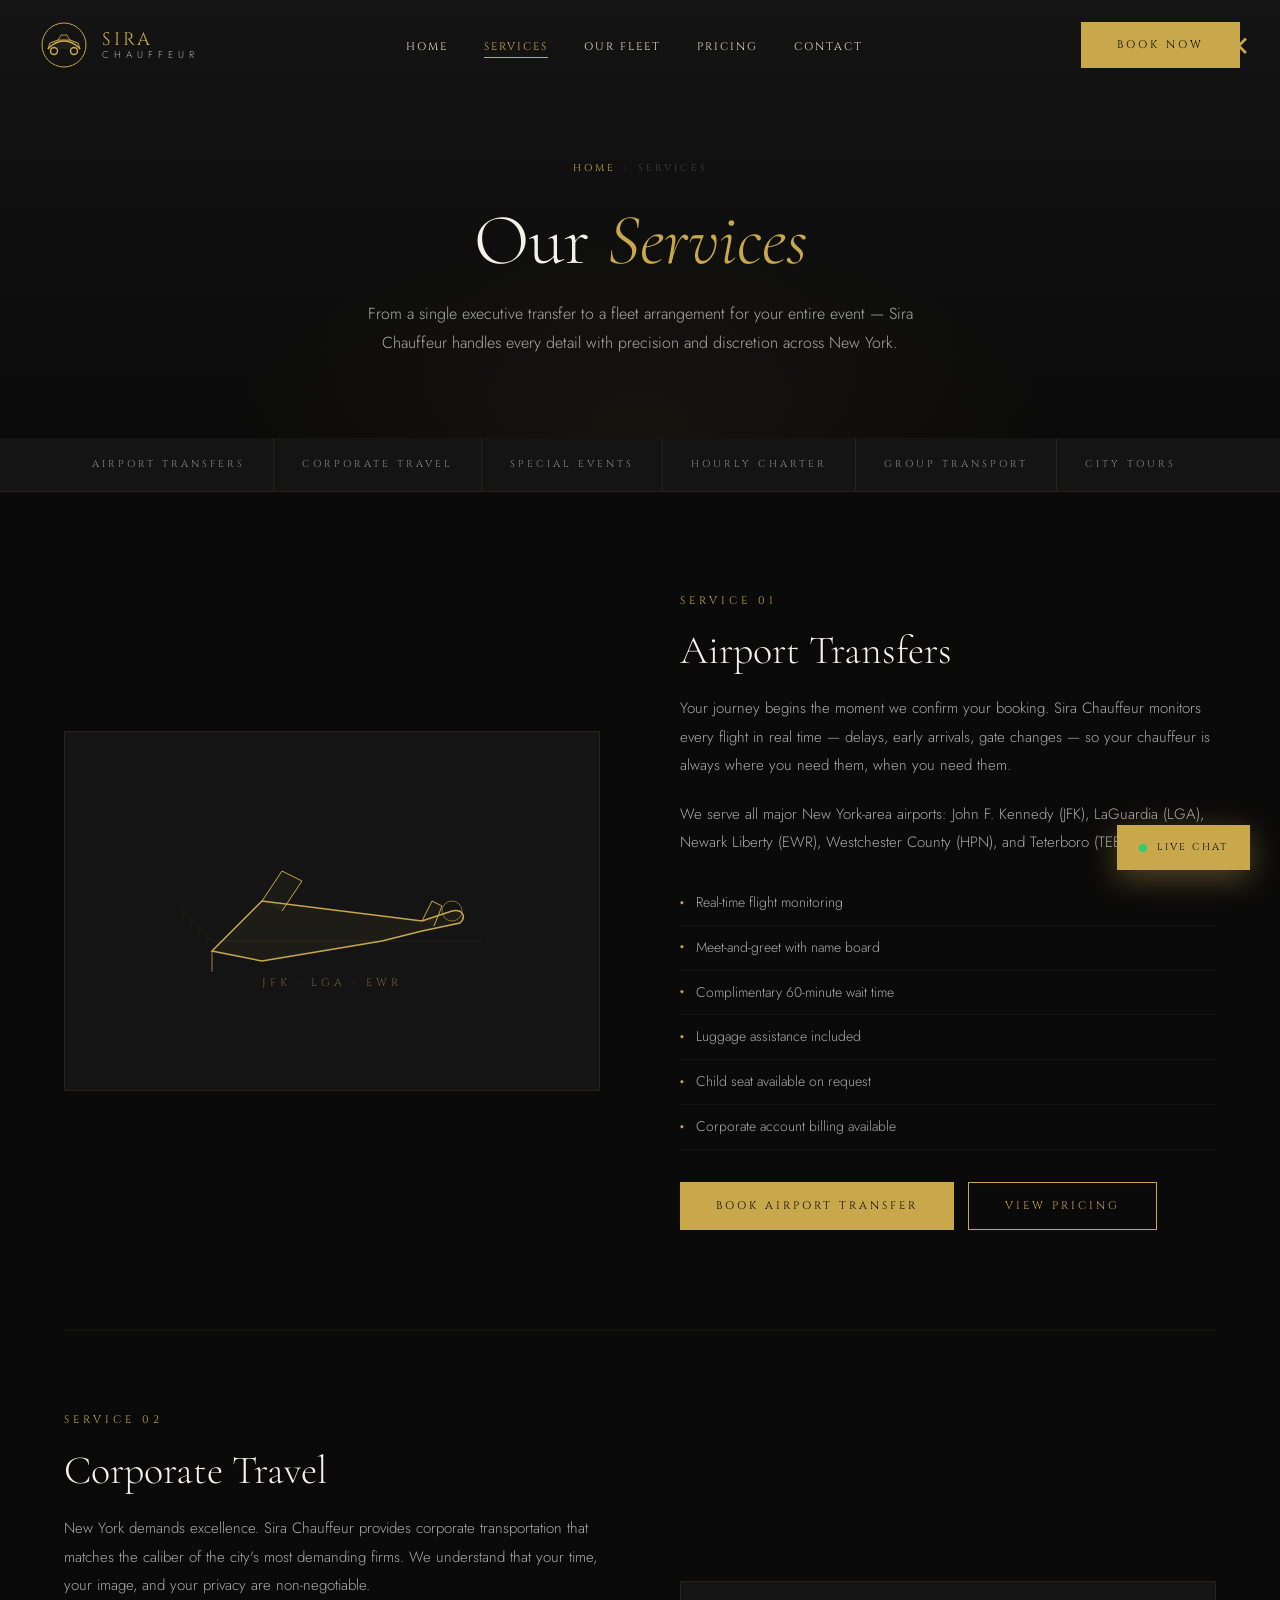
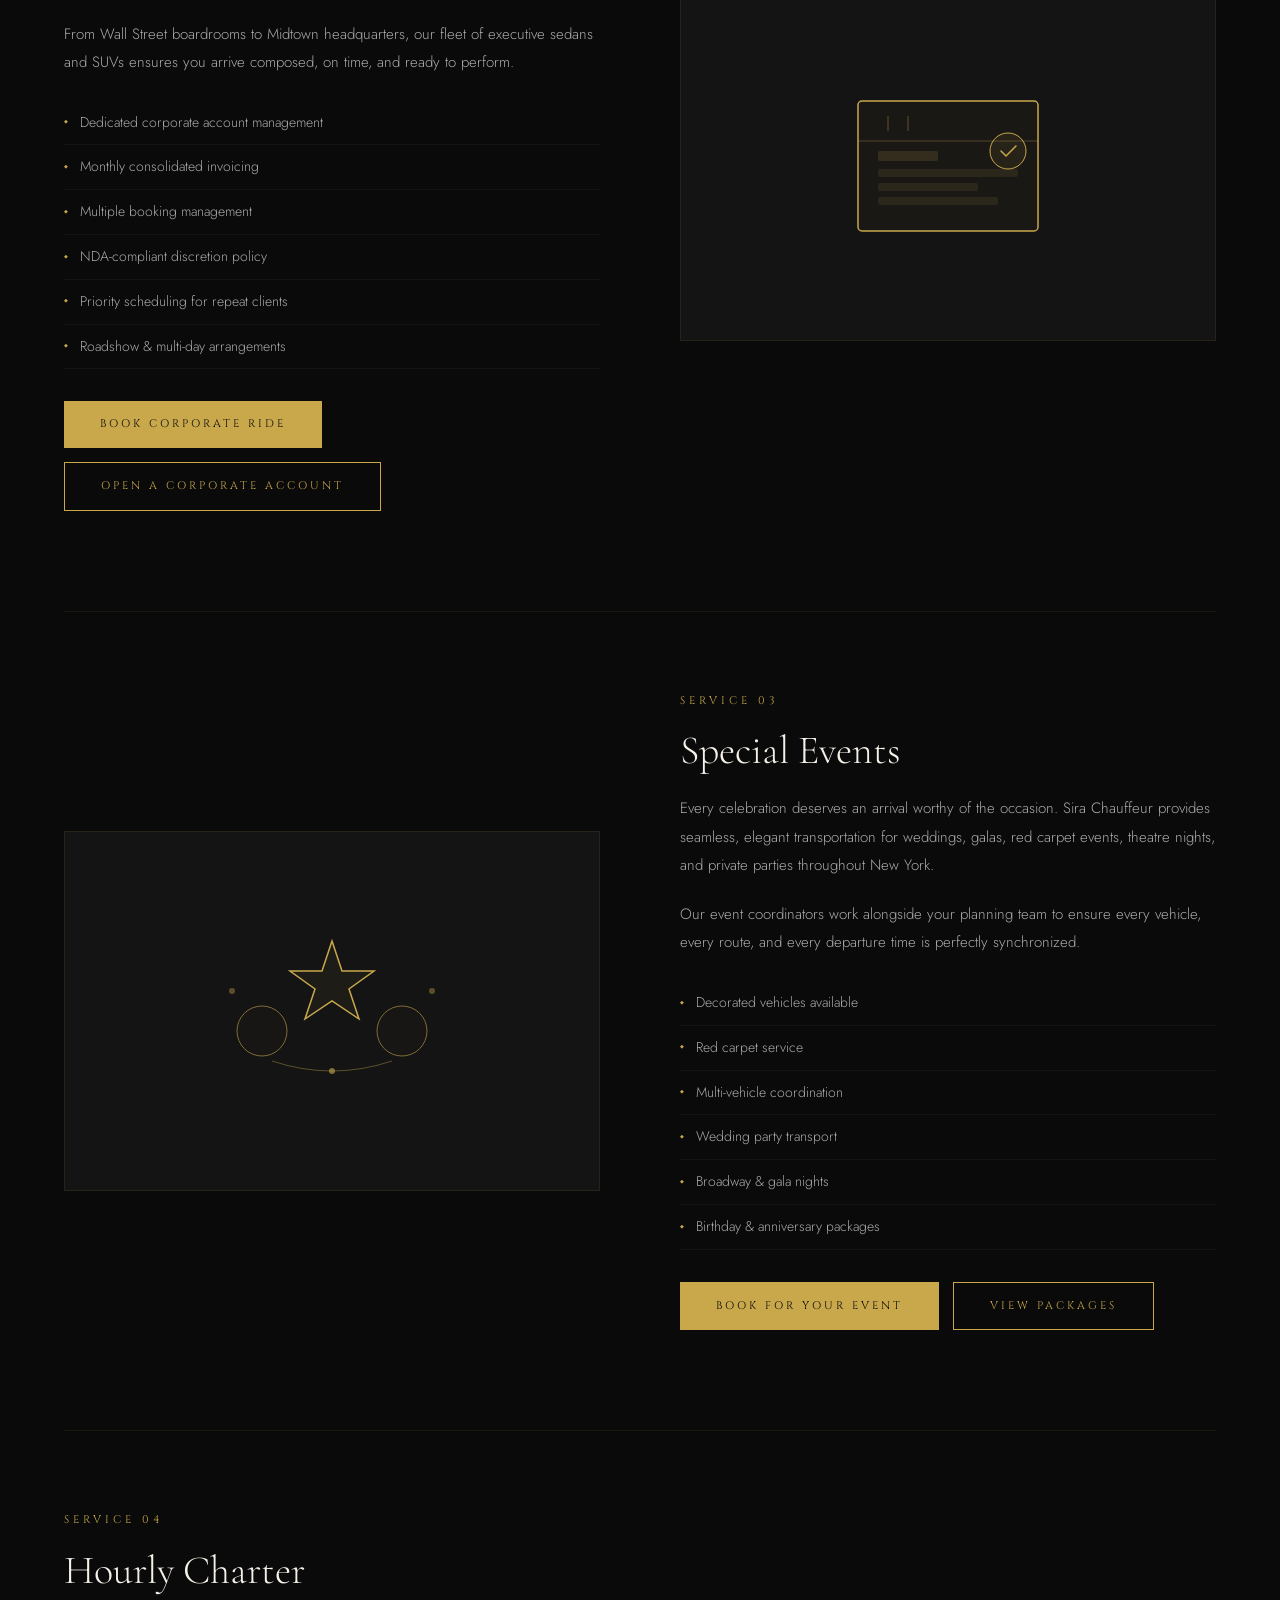
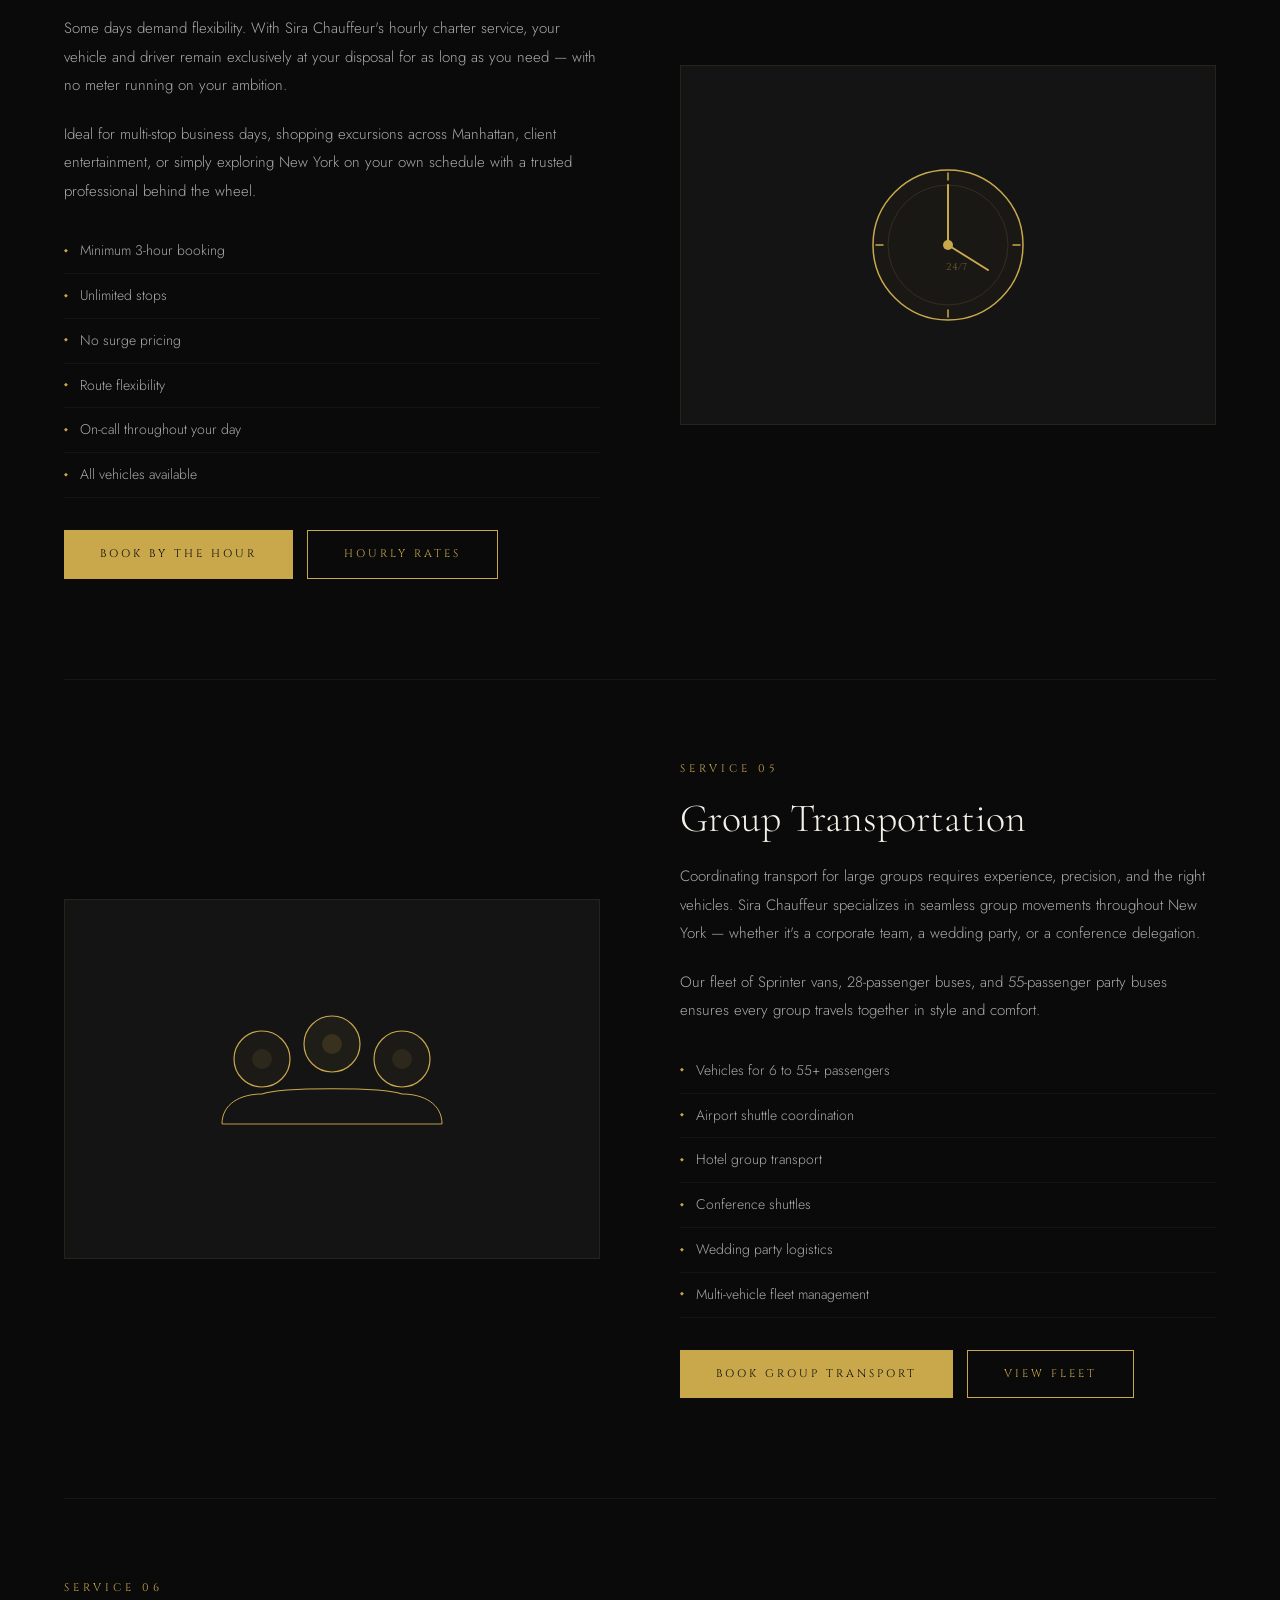
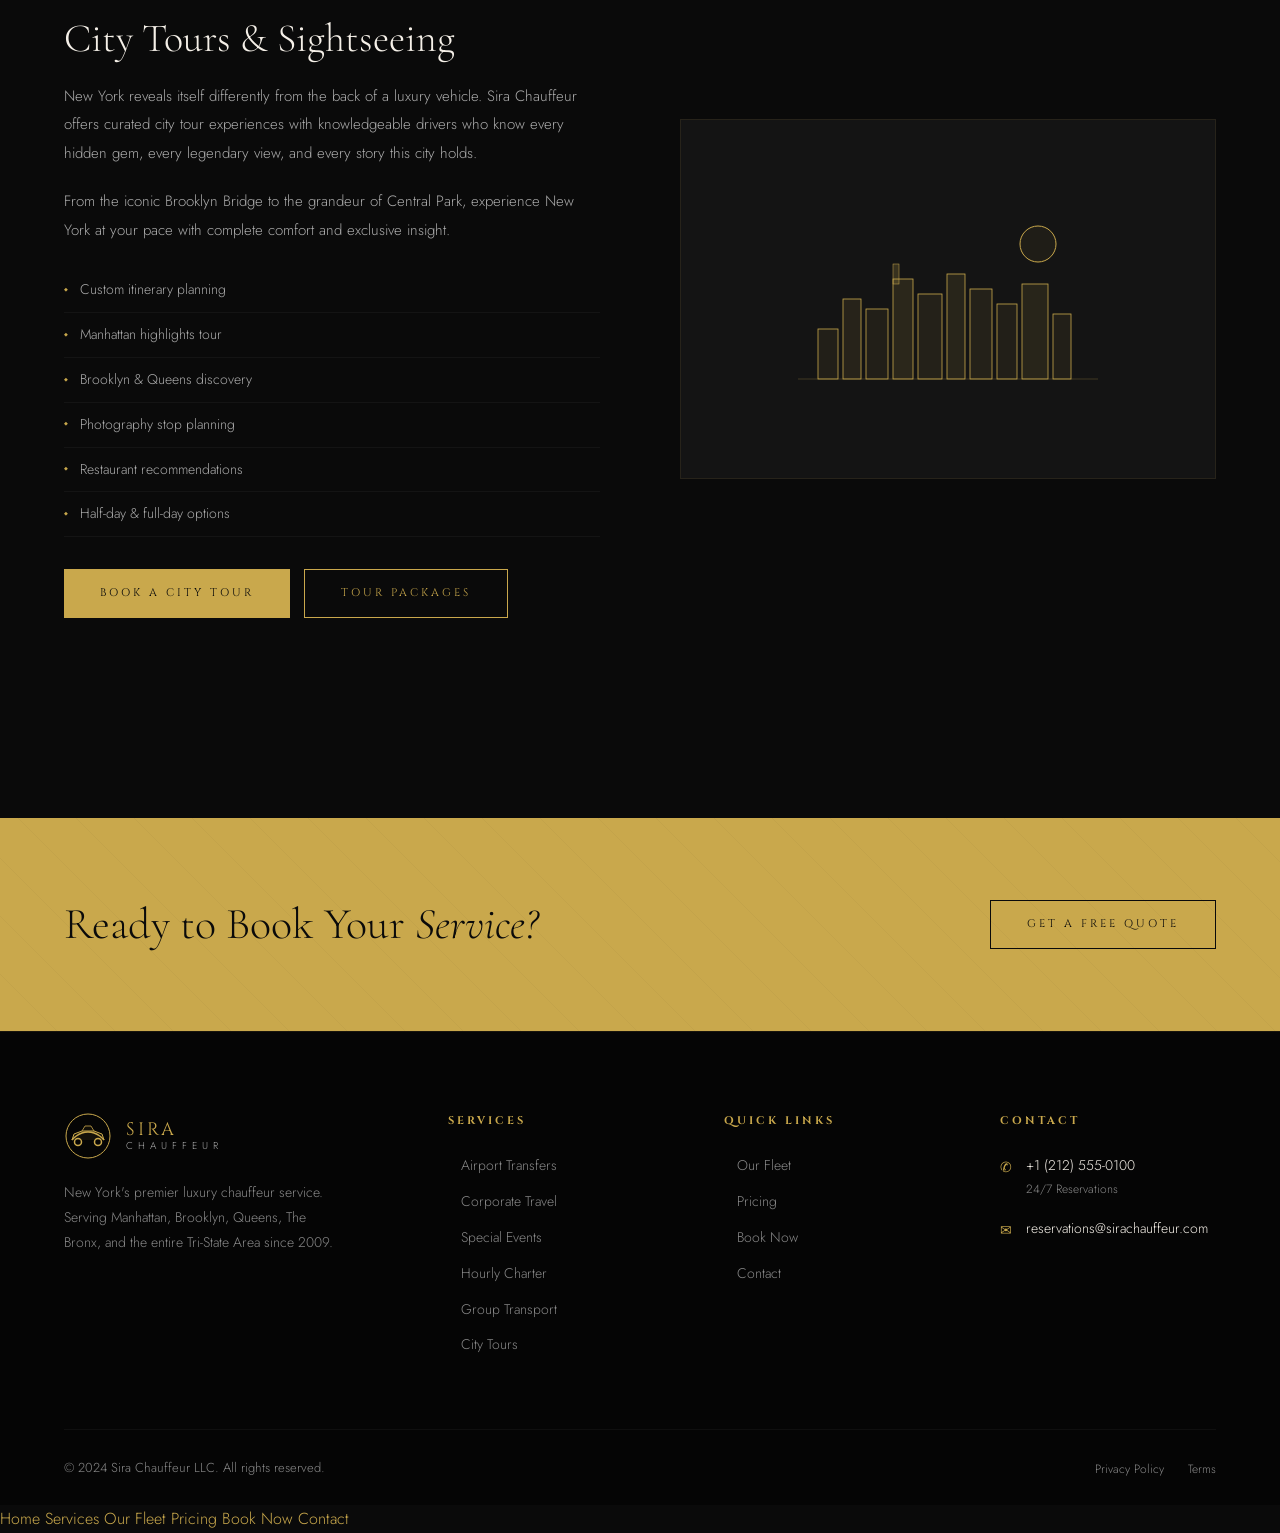
<file: pages/services.html>
<!DOCTYPE html>
<html lang="en">
<head>
  <meta charset="UTF-8">
  <meta name="viewport" content="width=device-width, initial-scale=1.0">
  <title>Services — Sira Chauffeur | Luxury Ground Transportation New York</title>
  <meta name="description" content="Explore Sira Chauffeur's full range of luxury transportation services in New York. Airport transfers, corporate travel, events, hourly charter, group transport, and city tours.">
  <link rel="canonical" href="https://sirachauffeur.com/services">
  <link rel="stylesheet" href="../css/style.css">
</head>
<body>

<!-- NAVIGATION -->
<nav id="navbar">
  <div class="nav-inner">
    <a href="../index.html" class="nav-logo">
      <svg class="logo-icon" viewBox="0 0 48 48" fill="none">
        <circle cx="24" cy="24" r="22" stroke="#C9A84C" stroke-width="1"/>
        <path d="M8 28 C8 28, 14 20, 24 20 C34 20, 40 28, 40 28" stroke="#C9A84C" stroke-width="1.5" fill="none"/>
        <circle cx="14" cy="30" r="3.5" fill="none" stroke="#C9A84C" stroke-width="1.5"/>
        <circle cx="34" cy="30" r="3.5" fill="none" stroke="#C9A84C" stroke-width="1.5"/>
        <path d="M8 28 L10 22 L18 19 L30 19 L38 22 L40 28" fill="rgba(201,168,76,0.08)" stroke="#C9A84C" stroke-width="1"/>
        <path d="M18 19 L21 14 L27 14 L30 19" fill="rgba(201,168,76,0.06)" stroke="#C9A84C" stroke-width="0.8"/>
      </svg>
      <div class="logo-text"><span class="logo-name">Sira</span><span class="logo-sub">Chauffeur</span></div>
    </a>
    <ul class="nav-links">
      <li><a href="../index.html">Home</a></li>
      <li><a href="services.html" class="active">Services</a></li>
      <li><a href="fleet.html">Our Fleet</a></li>
      <li><a href="pricing.html">Pricing</a></li>
      <li><a href="contact.html">Contact</a></li>
    </ul>
    <a href="booking.html" class="btn btn-primary nav-cta">Book Now</a>
    <button class="hamburger" aria-label="Menu"><span></span><span></span><span></span></button>
  </div>
</nav>

<!-- PAGE HERO -->
<section class="page-hero">
  <div class="page-hero-content">
    <div class="breadcrumb">
      <a href="../index.html">Home</a>
      <span>›</span>
      <span>Services</span>
    </div>
    <h1>Our <em>Services</em></h1>
    <p>From a single executive transfer to a fleet arrangement for your entire event — Sira Chauffeur handles every detail with precision and discretion across New York.</p>
  </div>
</section>

<!-- SERVICES INTRO BAR -->
<div style="background: var(--charcoal); border-bottom: 1px solid rgba(201,168,76,0.1); padding: 0;">
  <div class="container">
    <div style="display: flex; overflow-x: auto; gap: 0;">
      <a href="#airport" style="padding: 18px 28px; font-family: 'Cinzel', serif; font-size: 10px; letter-spacing: 3px; color: var(--mist); text-transform: uppercase; white-space: nowrap; border-right: 1px solid rgba(201,168,76,0.1); text-decoration: none; transition: all 0.3s;" onmouseover="this.style.color='#C9A84C'" onmouseout="this.style.color='var(--mist)'">Airport Transfers</a>
      <a href="#corporate" style="padding: 18px 28px; font-family: 'Cinzel', serif; font-size: 10px; letter-spacing: 3px; color: var(--mist); text-transform: uppercase; white-space: nowrap; border-right: 1px solid rgba(201,168,76,0.1); text-decoration: none; transition: all 0.3s;" onmouseover="this.style.color='#C9A84C'" onmouseout="this.style.color='var(--mist)'">Corporate Travel</a>
      <a href="#events" style="padding: 18px 28px; font-family: 'Cinzel', serif; font-size: 10px; letter-spacing: 3px; color: var(--mist); text-transform: uppercase; white-space: nowrap; border-right: 1px solid rgba(201,168,76,0.1); text-decoration: none; transition: all 0.3s;" onmouseover="this.style.color='#C9A84C'" onmouseout="this.style.color='var(--mist)'">Special Events</a>
      <a href="#hourly" style="padding: 18px 28px; font-family: 'Cinzel', serif; font-size: 10px; letter-spacing: 3px; color: var(--mist); text-transform: uppercase; white-space: nowrap; border-right: 1px solid rgba(201,168,76,0.1); text-decoration: none; transition: all 0.3s;" onmouseover="this.style.color='#C9A84C'" onmouseout="this.style.color='var(--mist)'">Hourly Charter</a>
      <a href="#group" style="padding: 18px 28px; font-family: 'Cinzel', serif; font-size: 10px; letter-spacing: 3px; color: var(--mist); text-transform: uppercase; white-space: nowrap; border-right: 1px solid rgba(201,168,76,0.1); text-decoration: none; transition: all 0.3s;" onmouseover="this.style.color='#C9A84C'" onmouseout="this.style.color='var(--mist)'">Group Transport</a>
      <a href="#tours" style="padding: 18px 28px; font-family: 'Cinzel', serif; font-size: 10px; letter-spacing: 3px; color: var(--mist); text-transform: uppercase; white-space: nowrap; text-decoration: none; transition: all 0.3s;" onmouseover="this.style.color='#C9A84C'" onmouseout="this.style.color='var(--mist)'">City Tours</a>
    </div>
  </div>
</div>

<!-- SERVICE DETAILS -->
<section class="section-pad" style="background: var(--onyx);">
  <div class="container">

    <!-- AIRPORT -->
    <div id="airport" class="service-detail-grid fade-in">
      <div class="service-detail-visual">
        <svg viewBox="0 0 300 200" fill="none" xmlns="http://www.w3.org/2000/svg" style="width:100%; max-width:300px;">
          <path d="M30 140 L80 90 L240 110 L270 100 C280 98, 285 105, 278 112 L240 120 L200 130 L80 150 Z" stroke="#C9A84C" stroke-width="1.5" fill="rgba(201,168,76,0.05)"/>
          <path d="M80 90 L100 60 L120 70 L100 100" stroke="#C9A84C" stroke-width="1" fill="rgba(201,168,76,0.04)"/>
          <path d="M240 110 L250 90 L260 95 L252 115" stroke="#C9A84C" stroke-width="1" fill="rgba(201,168,76,0.04)"/>
          <circle cx="270" cy="100" r="10" stroke="#C9A84C" stroke-width="1" fill="none" opacity="0.6"/>
          <path d="M30 140 L30 160" stroke="#C9A84C" stroke-width="1.5" stroke-linecap="round" opacity="0.5"/>
          <path d="M0 100 L30 130 L300 130" stroke="#C9A84C" stroke-width="0.5" opacity="0.2"/>
          <text x="150" y="175" text-anchor="middle" font-size="11" fill="rgba(201,168,76,0.5)" font-family="Cinzel, serif" letter-spacing="4">JFK · LGA · EWR</text>
        </svg>
      </div>
      <div class="service-detail-info">
        <span class="eyebrow">Service 01</span>
        <h3>Airport Transfers</h3>
        <p>Your journey begins the moment we confirm your booking. Sira Chauffeur monitors every flight in real time — delays, early arrivals, gate changes — so your chauffeur is always where you need them, when you need them.</p>
        <p>We serve all major New York-area airports: John F. Kennedy (JFK), LaGuardia (LGA), Newark Liberty (EWR), Westchester County (HPN), and Teterboro (TEB).</p>
        <ul class="service-includes">
          <li>Real-time flight monitoring</li>
          <li>Meet-and-greet with name board</li>
          <li>Complimentary 60-minute wait time</li>
          <li>Luggage assistance included</li>
          <li>Child seat available on request</li>
          <li>Corporate account billing available</li>
        </ul>
        <div style="margin-top: 32px; display: flex; gap: 14px; flex-wrap: wrap;">
          <a href="booking.html" class="btn btn-primary">Book Airport Transfer</a>
          <a href="pricing.html" class="btn btn-outline">View Pricing</a>
        </div>
      </div>
    </div>

    <div style="height: 1px; background: rgba(201,168,76,0.08); margin: 80px 0;"></div>

    <!-- CORPORATE -->
    <div id="corporate" class="service-detail-grid fade-in">
      <div class="service-detail-info">
        <span class="eyebrow">Service 02</span>
        <h3>Corporate Travel</h3>
        <p>New York demands excellence. Sira Chauffeur provides corporate transportation that matches the caliber of the city's most demanding firms. We understand that your time, your image, and your privacy are non-negotiable.</p>
        <p>From Wall Street boardrooms to Midtown headquarters, our fleet of executive sedans and SUVs ensures you arrive composed, on time, and ready to perform.</p>
        <ul class="service-includes">
          <li>Dedicated corporate account management</li>
          <li>Monthly consolidated invoicing</li>
          <li>Multiple booking management</li>
          <li>NDA-compliant discretion policy</li>
          <li>Priority scheduling for repeat clients</li>
          <li>Roadshow &amp; multi-day arrangements</li>
        </ul>
        <div style="margin-top: 32px; display: flex; gap: 14px; flex-wrap: wrap;">
          <a href="booking.html" class="btn btn-primary">Book Corporate Ride</a>
          <a href="contact.html" class="btn btn-outline">Open a Corporate Account</a>
        </div>
      </div>
      <div class="service-detail-visual">
        <svg viewBox="0 0 300 200" fill="none" xmlns="http://www.w3.org/2000/svg" style="width:100%; max-width:300px;">
          <rect x="60" y="40" width="180" height="130" rx="4" stroke="#C9A84C" stroke-width="1.5" fill="rgba(201,168,76,0.03)"/>
          <path d="M60 80 L240 80" stroke="#C9A84C" stroke-width="0.8" opacity="0.4"/>
          <rect x="80" y="90" width="60" height="10" rx="2" fill="rgba(201,168,76,0.15)"/>
          <rect x="80" y="108" width="140" height="8" rx="2" fill="rgba(201,168,76,0.1)"/>
          <rect x="80" y="122" width="100" height="8" rx="2" fill="rgba(201,168,76,0.1)"/>
          <rect x="80" y="136" width="120" height="8" rx="2" fill="rgba(201,168,76,0.1)"/>
          <circle cx="210" cy="90" r="18" fill="rgba(201,168,76,0.08)" stroke="#C9A84C" stroke-width="1"/>
          <path d="M203 90 L208 95 L218 85" stroke="#C9A84C" stroke-width="1.5" stroke-linecap="round" stroke-linejoin="round"/>
          <path d="M90 55 L90 70" stroke="#C9A84C" stroke-width="0.8" opacity="0.5"/>
          <path d="M110 55 L110 70" stroke="#C9A84C" stroke-width="0.8" opacity="0.5"/>
        </svg>
      </div>
    </div>

    <div style="height: 1px; background: rgba(201,168,76,0.08); margin: 80px 0;"></div>

    <!-- EVENTS -->
    <div id="events" class="service-detail-grid fade-in">
      <div class="service-detail-visual">
        <svg viewBox="0 0 300 200" fill="none" xmlns="http://www.w3.org/2000/svg" style="width:100%; max-width:300px;">
          <path d="M150 30 L160 60 L192 60 L167 78 L177 108 L150 90 L123 108 L133 78 L108 60 L140 60 Z" stroke="#C9A84C" stroke-width="1.5" fill="rgba(201,168,76,0.05)"/>
          <circle cx="80" cy="120" r="25" stroke="#C9A84C" stroke-width="1" fill="rgba(201,168,76,0.03)" opacity="0.6"/>
          <circle cx="220" cy="120" r="25" stroke="#C9A84C" stroke-width="1" fill="rgba(201,168,76,0.03)" opacity="0.6"/>
          <path d="M90 150 Q150 170, 210 150" stroke="#C9A84C" stroke-width="1" fill="none" opacity="0.4"/>
          <circle cx="50" cy="80" r="3" fill="#C9A84C" opacity="0.4"/>
          <circle cx="250" cy="80" r="3" fill="#C9A84C" opacity="0.4"/>
          <circle cx="150" cy="160" r="3" fill="#C9A84C" opacity="0.6"/>
        </svg>
      </div>
      <div class="service-detail-info">
        <span class="eyebrow">Service 03</span>
        <h3>Special Events</h3>
        <p>Every celebration deserves an arrival worthy of the occasion. Sira Chauffeur provides seamless, elegant transportation for weddings, galas, red carpet events, theatre nights, and private parties throughout New York.</p>
        <p>Our event coordinators work alongside your planning team to ensure every vehicle, every route, and every departure time is perfectly synchronized.</p>
        <ul class="service-includes">
          <li>Decorated vehicles available</li>
          <li>Red carpet service</li>
          <li>Multi-vehicle coordination</li>
          <li>Wedding party transport</li>
          <li>Broadway &amp; gala nights</li>
          <li>Birthday &amp; anniversary packages</li>
        </ul>
        <div style="margin-top: 32px; display: flex; gap: 14px; flex-wrap: wrap;">
          <a href="booking.html" class="btn btn-primary">Book for Your Event</a>
          <a href="pricing.html" class="btn btn-outline">View Packages</a>
        </div>
      </div>
    </div>

    <div style="height: 1px; background: rgba(201,168,76,0.08); margin: 80px 0;"></div>

    <!-- HOURLY -->
    <div id="hourly" class="service-detail-grid fade-in">
      <div class="service-detail-info">
        <span class="eyebrow">Service 04</span>
        <h3>Hourly Charter</h3>
        <p>Some days demand flexibility. With Sira Chauffeur's hourly charter service, your vehicle and driver remain exclusively at your disposal for as long as you need — with no meter running on your ambition.</p>
        <p>Ideal for multi-stop business days, shopping excursions across Manhattan, client entertainment, or simply exploring New York on your own schedule with a trusted professional behind the wheel.</p>
        <ul class="service-includes">
          <li>Minimum 3-hour booking</li>
          <li>Unlimited stops</li>
          <li>No surge pricing</li>
          <li>Route flexibility</li>
          <li>On-call throughout your day</li>
          <li>All vehicles available</li>
        </ul>
        <div style="margin-top: 32px; display: flex; gap: 14px; flex-wrap: wrap;">
          <a href="booking.html" class="btn btn-primary">Book by the Hour</a>
          <a href="pricing.html" class="btn btn-outline">Hourly Rates</a>
        </div>
      </div>
      <div class="service-detail-visual">
        <svg viewBox="0 0 300 200" fill="none" xmlns="http://www.w3.org/2000/svg" style="width:100%; max-width:300px;">
          <circle cx="150" cy="100" r="75" stroke="#C9A84C" stroke-width="1.5" fill="rgba(201,168,76,0.03)"/>
          <circle cx="150" cy="100" r="60" stroke="#C9A84C" stroke-width="0.5" fill="none" opacity="0.3"/>
          <path d="M150 40 L150 100 L190 125" stroke="#C9A84C" stroke-width="2" stroke-linecap="round"/>
          <circle cx="150" cy="100" r="5" fill="#C9A84C"/>
          <!-- Hour markers -->
          <path d="M150 28 L150 35" stroke="#C9A84C" stroke-width="1.5" stroke-linecap="round"/>
          <path d="M150 165 L150 172" stroke="#C9A84C" stroke-width="1.5" stroke-linecap="round"/>
          <path d="M85 100 L78 100" stroke="#C9A84C" stroke-width="1.5" stroke-linecap="round"/>
          <path d="M222 100 L215 100" stroke="#C9A84C" stroke-width="1.5" stroke-linecap="round"/>
          <text x="148" y="125" font-size="10" fill="rgba(201,168,76,0.5)" font-family="Cinzel, serif">24/7</text>
        </svg>
      </div>
    </div>

    <div style="height: 1px; background: rgba(201,168,76,0.08); margin: 80px 0;"></div>

    <!-- GROUP -->
    <div id="group" class="service-detail-grid fade-in">
      <div class="service-detail-visual">
        <svg viewBox="0 0 300 200" fill="none" xmlns="http://www.w3.org/2000/svg" style="width:100%; max-width:300px;">
          <circle cx="80" cy="80" r="28" stroke="#C9A84C" stroke-width="1.2" fill="rgba(201,168,76,0.04)"/>
          <circle cx="150" cy="65" r="28" stroke="#C9A84C" stroke-width="1.2" fill="rgba(201,168,76,0.06)"/>
          <circle cx="220" cy="80" r="28" stroke="#C9A84C" stroke-width="1.2" fill="rgba(201,168,76,0.04)"/>
          <path d="M40 145 C40 125, 58 115, 80 115" stroke="#C9A84C" stroke-width="1" fill="none"/>
          <path d="M260 145 C260 125, 242 115, 220 115" stroke="#C9A84C" stroke-width="1" fill="none"/>
          <path d="M80 115 C100 108, 200 108, 220 115" stroke="#C9A84C" stroke-width="1.2" fill="none"/>
          <path d="M40 145 L260 145" stroke="#C9A84C" stroke-width="1.5" fill="none" opacity="0.6"/>
          <circle cx="80" cy="80" r="10" fill="#C9A84C" opacity="0.1"/>
          <circle cx="150" cy="65" r="10" fill="#C9A84C" opacity="0.15"/>
          <circle cx="220" cy="80" r="10" fill="#C9A84C" opacity="0.1"/>
        </svg>
      </div>
      <div class="service-detail-info">
        <span class="eyebrow">Service 05</span>
        <h3>Group Transportation</h3>
        <p>Coordinating transport for large groups requires experience, precision, and the right vehicles. Sira Chauffeur specializes in seamless group movements throughout New York — whether it's a corporate team, a wedding party, or a conference delegation.</p>
        <p>Our fleet of Sprinter vans, 28-passenger buses, and 55-passenger party buses ensures every group travels together in style and comfort.</p>
        <ul class="service-includes">
          <li>Vehicles for 6 to 55+ passengers</li>
          <li>Airport shuttle coordination</li>
          <li>Hotel group transport</li>
          <li>Conference shuttles</li>
          <li>Wedding party logistics</li>
          <li>Multi-vehicle fleet management</li>
        </ul>
        <div style="margin-top: 32px; display: flex; gap: 14px; flex-wrap: wrap;">
          <a href="booking.html" class="btn btn-primary">Book Group Transport</a>
          <a href="fleet.html" class="btn btn-outline">View Fleet</a>
        </div>
      </div>
    </div>

    <div style="height: 1px; background: rgba(201,168,76,0.08); margin: 80px 0;"></div>

    <!-- TOURS -->
    <div id="tours" class="service-detail-grid fade-in">
      <div class="service-detail-info">
        <span class="eyebrow">Service 06</span>
        <h3>City Tours &amp; Sightseeing</h3>
        <p>New York reveals itself differently from the back of a luxury vehicle. Sira Chauffeur offers curated city tour experiences with knowledgeable drivers who know every hidden gem, every legendary view, and every story this city holds.</p>
        <p>From the iconic Brooklyn Bridge to the grandeur of Central Park, experience New York at your pace with complete comfort and exclusive insight.</p>
        <ul class="service-includes">
          <li>Custom itinerary planning</li>
          <li>Manhattan highlights tour</li>
          <li>Brooklyn &amp; Queens discovery</li>
          <li>Photography stop planning</li>
          <li>Restaurant recommendations</li>
          <li>Half-day &amp; full-day options</li>
        </ul>
        <div style="margin-top: 32px; display: flex; gap: 14px; flex-wrap: wrap;">
          <a href="booking.html" class="btn btn-primary">Book a City Tour</a>
          <a href="pricing.html" class="btn btn-outline">Tour Packages</a>
        </div>
      </div>
      <div class="service-detail-visual">
        <svg viewBox="0 0 300 200" fill="none" xmlns="http://www.w3.org/2000/svg" style="width:100%; max-width:300px;">
          <!-- NYC Skyline simplified -->
          <rect x="20" y="130" width="20" height="50" fill="rgba(201,168,76,0.08)" stroke="#C9A84C" stroke-width="0.8"/>
          <rect x="45" y="100" width="18" height="80" fill="rgba(201,168,76,0.1)" stroke="#C9A84C" stroke-width="0.8"/>
          <rect x="68" y="110" width="22" height="70" fill="rgba(201,168,76,0.08)" stroke="#C9A84C" stroke-width="0.8"/>
          <rect x="95" y="80" width="20" height="100" fill="rgba(201,168,76,0.12)" stroke="#C9A84C" stroke-width="0.8"/>
          <rect x="95" y="65" width="6" height="20" fill="rgba(201,168,76,0.2)" stroke="#C9A84C" stroke-width="0.5"/>
          <rect x="120" y="95" width="24" height="85" fill="rgba(201,168,76,0.09)" stroke="#C9A84C" stroke-width="0.8"/>
          <rect x="149" y="75" width="18" height="105" fill="rgba(201,168,76,0.11)" stroke="#C9A84C" stroke-width="0.8"/>
          <rect x="172" y="90" width="22" height="90" fill="rgba(201,168,76,0.09)" stroke="#C9A84C" stroke-width="0.8"/>
          <rect x="199" y="105" width="20" height="75" fill="rgba(201,168,76,0.08)" stroke="#C9A84C" stroke-width="0.8"/>
          <rect x="224" y="85" width="26" height="95" fill="rgba(201,168,76,0.11)" stroke="#C9A84C" stroke-width="0.8"/>
          <rect x="255" y="115" width="18" height="65" fill="rgba(201,168,76,0.08)" stroke="#C9A84C" stroke-width="0.8"/>
          <path d="M0 180 L300 180" stroke="#C9A84C" stroke-width="0.8" opacity="0.3"/>
          <!-- Moon/Sun -->
          <circle cx="240" cy="45" r="18" fill="rgba(201,168,76,0.06)" stroke="#C9A84C" stroke-width="1"/>
        </svg>
      </div>
    </div>

  </div>
</section>

<!-- CTA SECTION -->
<section class="booking-cta">
  <div class="container">
    <div class="booking-cta-inner">
      <h2>Ready to Book Your <em>Service?</em></h2>
      <a href="booking.html" class="btn btn-outline" style="border-color: var(--onyx); color: var(--onyx);">Get a Free Quote</a>
    </div>
  </div>
</section>

<!-- FOOTER -->
<footer>
  <div class="container">
    <div class="footer-top">
      <div class="footer-brand">
        <a href="../index.html" class="nav-logo">
          <svg class="logo-icon" viewBox="0 0 48 48" fill="none"><circle cx="24" cy="24" r="22" stroke="#C9A84C" stroke-width="1"/><path d="M8 28 C8 28, 14 20, 24 20 C34 20, 40 28, 40 28" stroke="#C9A84C" stroke-width="1.5" fill="none"/><circle cx="14" cy="30" r="3.5" fill="none" stroke="#C9A84C" stroke-width="1.5"/><circle cx="34" cy="30" r="3.5" fill="none" stroke="#C9A84C" stroke-width="1.5"/><path d="M8 28 L10 22 L18 19 L30 19 L38 22 L40 28" fill="rgba(201,168,76,0.08)" stroke="#C9A84C" stroke-width="1"/><path d="M18 19 L21 14 L27 14 L30 19" fill="rgba(201,168,76,0.06)" stroke="#C9A84C" stroke-width="0.8"/></svg>
          <div class="logo-text"><span class="logo-name">Sira</span><span class="logo-sub">Chauffeur</span></div>
        </a>
        <p>New York's premier luxury chauffeur service. Serving Manhattan, Brooklyn, Queens, The Bronx, and the entire Tri-State Area since 2009.</p>
      </div>
      <div class="footer-col">
        <h5>Services</h5>
        <ul>
          <li><a href="#airport">Airport Transfers</a></li>
          <li><a href="#corporate">Corporate Travel</a></li>
          <li><a href="#events">Special Events</a></li>
          <li><a href="#hourly">Hourly Charter</a></li>
          <li><a href="#group">Group Transport</a></li>
          <li><a href="#tours">City Tours</a></li>
        </ul>
      </div>
      <div class="footer-col">
        <h5>Quick Links</h5>
        <ul>
          <li><a href="fleet.html">Our Fleet</a></li>
          <li><a href="pricing.html">Pricing</a></li>
          <li><a href="booking.html">Book Now</a></li>
          <li><a href="contact.html">Contact</a></li>
        </ul>
      </div>
      <div class="footer-col">
        <h5>Contact</h5>
        <div class="footer-contact-item">
          <span class="footer-contact-icon">✆</span>
          <div><a href="tel:+12125550100" style="color: var(--ivory);">+1 (212) 555-0100</a><br><span style="font-size: 12px; color: var(--mist);">24/7 Reservations</span></div>
        </div>
        <div class="footer-contact-item">
          <span class="footer-contact-icon">✉</span>
          <div><a href="mailto:reservations@sirachauffeur.com" style="color: var(--ivory); font-size: 14px;">reservations@sirachauffeur.com</a></div>
        </div>
      </div>
    </div>
    <div class="footer-bottom">
      <p>© 2024 Sira Chauffeur LLC. All rights reserved.</p>
      <ul class="footer-bottom-links">
        <li><a href="#">Privacy Policy</a></li>
        <li><a href="#">Terms</a></li>
      </ul>
    </div>
  </div>
</footer>

<a href="https://tawk.to" target="_blank" rel="noopener" class="live-chat-btn">
  <div class="chat-dot"></div>
  <span>Live Chat</span>
</a>

<script src="../js/main.js"></script>
</body>
</html>
</file>
<file: css/style.css>
/* ============================================================
   SIRA CHAUFFEUR — Global Styles
   Palette: Deep Onyx #0A0A0A, Warm Champagne #C9A84C, 
            Ivory #F5F0E8, Charcoal #1A1A1A, Mist #888
   ============================================================ */

@import url('https://fonts.googleapis.com/css2?family=Cormorant+Garamond:ital,wght@0,300;0,400;0,600;0,700;1,300;1,400&family=Jost:wght@300;400;500;600&family=Cinzel:wght@400;600&display=swap');

:root {
  --onyx: #0A0A0A;
  --charcoal: #141414;
  --charcoal-mid: #1E1E1E;
  --gold: #C9A84C;
  --gold-light: #E8C96A;
  --gold-dark: #A07830;
  --ivory: #F5F0E8;
  --ivory-dim: #E8E0D0;
  --mist: #888888;
  --mist-light: #AAAAAA;
  --white: #FFFFFF;
  --red: #C0392B;

  --ff-display: 'Cormorant Garamond', Georgia, serif;
  --ff-cinzel: 'Cinzel', serif;
  --ff-body: 'Jost', sans-serif;

  --radius: 3px;
  --radius-lg: 8px;
  --transition: 0.3s cubic-bezier(0.4, 0, 0.2, 1);
  --shadow: 0 4px 30px rgba(0,0,0,0.5);
  --shadow-gold: 0 4px 20px rgba(201,168,76,0.2);
}

*, *::before, *::after { box-sizing: border-box; margin: 0; padding: 0; }

html { scroll-behavior: smooth; font-size: 16px; }

body {
  background: var(--onyx);
  color: var(--ivory);
  font-family: var(--ff-body);
  font-weight: 300;
  line-height: 1.7;
  overflow-x: hidden;
}

img { max-width: 100%; display: block; }
a { color: var(--gold); text-decoration: none; transition: var(--transition); }
a:hover { color: var(--gold-light); }

/* ---- UTILITY ---- */
.container { max-width: 1200px; margin: 0 auto; padding: 0 24px; }
.container-wide { max-width: 1400px; margin: 0 auto; padding: 0 24px; }
.section-pad { padding: 100px 0; }
.section-pad-sm { padding: 60px 0; }
.text-center { text-align: center; }
.text-gold { color: var(--gold); }
.text-ivory { color: var(--ivory); }
.text-mist { color: var(--mist-light); }

.eyebrow {
  font-family: var(--ff-cinzel);
  font-size: 11px;
  letter-spacing: 4px;
  text-transform: uppercase;
  color: var(--gold);
  display: block;
  margin-bottom: 16px;
}

h1,h2,h3,h4 { font-family: var(--ff-display); font-weight: 300; line-height: 1.2; }

.section-title {
  font-size: clamp(36px, 5vw, 56px);
  font-weight: 300;
  color: var(--ivory);
  margin-bottom: 20px;
}
.section-title span { color: var(--gold); font-style: italic; }

.section-subtitle {
  font-size: 16px;
  color: var(--mist-light);
  max-width: 560px;
  line-height: 1.8;
}

/* ---- DIVIDERS ---- */
.gold-line {
  width: 60px; height: 1px;
  background: linear-gradient(90deg, transparent, var(--gold), transparent);
  margin: 24px auto;
}
.gold-line-left { margin: 24px 0; }

/* ---- BUTTONS ---- */
.btn {
  display: inline-flex;
  align-items: center;
  gap: 10px;
  padding: 14px 36px;
  font-family: var(--ff-cinzel);
  font-size: 11px;
  letter-spacing: 3px;
  text-transform: uppercase;
  border: none;
  cursor: pointer;
  transition: var(--transition);
  position: relative;
  overflow: hidden;
  text-decoration: none;
}

.btn-primary {
  background: var(--gold);
  color: var(--onyx);
}
.btn-primary:hover {
  background: var(--gold-light);
  color: var(--onyx);
  box-shadow: var(--shadow-gold);
  transform: translateY(-2px);
}

.btn-outline {
  background: transparent;
  color: var(--gold);
  border: 1px solid var(--gold);
}
.btn-outline:hover {
  background: var(--gold);
  color: var(--onyx);
  transform: translateY(-2px);
}

.btn-ghost {
  background: transparent;
  color: var(--ivory);
  border: 1px solid rgba(255,255,255,0.2);
}
.btn-ghost:hover {
  border-color: var(--gold);
  color: var(--gold);
}

/* ---- NAVIGATION ---- */
#navbar {
  position: fixed;
  top: 0; left: 0; right: 0;
  z-index: 1000;
  padding: 0 40px;
  transition: var(--transition);
  background: transparent;
}

#navbar.scrolled {
  background: rgba(10,10,10,0.97);
  backdrop-filter: blur(20px);
  border-bottom: 1px solid rgba(201,168,76,0.15);
  padding: 0 40px;
}

.nav-inner {
  display: flex;
  align-items: center;
  justify-content: space-between;
  height: 90px;
}

.nav-logo {
  display: flex;
  align-items: center;
  gap: 14px;
  text-decoration: none;
}

.logo-icon {
  width: 48px;
  height: 48px;
}

.logo-text {
  display: flex;
  flex-direction: column;
  line-height: 1.1;
}

.logo-name {
  font-family: var(--ff-cinzel);
  font-size: 18px;
  letter-spacing: 3px;
  color: var(--gold);
  text-transform: uppercase;
}

.logo-sub {
  font-family: var(--ff-body);
  font-size: 10px;
  letter-spacing: 5px;
  color: var(--mist-light);
  text-transform: uppercase;
}

.nav-links {
  display: flex;
  align-items: center;
  gap: 36px;
  list-style: none;
}

.nav-links a {
  font-family: var(--ff-cinzel);
  font-size: 11px;
  letter-spacing: 2px;
  text-transform: uppercase;
  color: var(--ivory-dim);
  text-decoration: none;
  transition: var(--transition);
  position: relative;
}

.nav-links a::after {
  content: '';
  position: absolute;
  bottom: -4px; left: 0;
  width: 0; height: 1px;
  background: var(--gold);
  transition: var(--transition);
}

.nav-links a:hover,
.nav-links a.active {
  color: var(--gold);
}

.nav-links a:hover::after,
.nav-links a.active::after { width: 100%; }

.nav-cta { margin-left: 12px; }

.hamburger {
  display: none;
  flex-direction: column;
  gap: 5px;
  cursor: pointer;
  padding: 8px;
  background: none;
  border: none;
}
.hamburger span {
  width: 26px; height: 1px;
  background: var(--gold);
  transition: var(--transition);
  display: block;
}

/* ---- HERO ---- */
.hero {
  position: relative;
  min-height: 100vh;
  display: flex;
  align-items: center;
  justify-content: center;
  overflow: hidden;
  background: var(--onyx);
}

.hero-bg {
  position: absolute;
  inset: 0;
  background: linear-gradient(135deg, #0A0A0A 0%, #1a1208 50%, #0A0A0A 100%);
}

.hero-bg::before {
  content: '';
  position: absolute;
  inset: 0;
  background: 
    radial-gradient(ellipse 800px 500px at 70% 50%, rgba(201,168,76,0.06) 0%, transparent 70%),
    radial-gradient(ellipse 400px 400px at 10% 80%, rgba(201,168,76,0.04) 0%, transparent 60%);
}

.hero-grid {
  position: absolute;
  inset: 0;
  background-image: 
    linear-gradient(rgba(201,168,76,0.03) 1px, transparent 1px),
    linear-gradient(90deg, rgba(201,168,76,0.03) 1px, transparent 1px);
  background-size: 80px 80px;
  mask-image: radial-gradient(ellipse at center, black 30%, transparent 80%);
}

.hero-content {
  position: relative;
  z-index: 2;
  text-align: center;
  padding: 0 24px;
  max-width: 900px;
}

.hero-badge {
  display: inline-flex;
  align-items: center;
  gap: 12px;
  margin-bottom: 40px;
  padding: 8px 24px;
  border: 1px solid rgba(201,168,76,0.3);
  font-family: var(--ff-cinzel);
  font-size: 10px;
  letter-spacing: 4px;
  color: var(--gold);
  text-transform: uppercase;
}

.hero-badge::before,
.hero-badge::after {
  content: '◆';
  font-size: 6px;
  color: var(--gold);
  opacity: 0.6;
}

.hero-title {
  font-size: clamp(52px, 8vw, 96px);
  font-weight: 300;
  line-height: 1.0;
  color: var(--ivory);
  margin-bottom: 8px;
  letter-spacing: -1px;
}

.hero-title em {
  display: block;
  color: var(--gold);
  font-style: italic;
  font-weight: 300;
}

.hero-city {
  font-family: var(--ff-cinzel);
  font-size: clamp(12px, 2vw, 16px);
  letter-spacing: 8px;
  color: var(--mist);
  text-transform: uppercase;
  margin-bottom: 32px;
}

.hero-desc {
  font-size: 16px;
  color: var(--mist-light);
  max-width: 520px;
  margin: 0 auto 48px;
  line-height: 1.9;
}

.hero-actions {
  display: flex;
  gap: 16px;
  justify-content: center;
  flex-wrap: wrap;
}

.hero-scroll {
  position: absolute;
  bottom: 40px;
  left: 50%;
  transform: translateX(-50%);
  display: flex;
  flex-direction: column;
  align-items: center;
  gap: 10px;
  z-index: 2;
}

.hero-scroll span {
  font-family: var(--ff-cinzel);
  font-size: 9px;
  letter-spacing: 4px;
  color: var(--mist);
  text-transform: uppercase;
  writing-mode: horizontal-tb;
}

.scroll-line {
  width: 1px;
  height: 50px;
  background: linear-gradient(180deg, var(--gold), transparent);
  animation: scrollDrop 2s infinite;
}

@keyframes scrollDrop {
  0% { transform: scaleY(0); transform-origin: top; }
  50% { transform: scaleY(1); transform-origin: top; }
  51% { transform: scaleY(1); transform-origin: bottom; }
  100% { transform: scaleY(0); transform-origin: bottom; }
}

/* ---- STATS BAR ---- */
.stats-bar {
  background: var(--charcoal);
  border-top: 1px solid rgba(201,168,76,0.1);
  border-bottom: 1px solid rgba(201,168,76,0.1);
  padding: 40px 0;
}

.stats-grid {
  display: grid;
  grid-template-columns: repeat(4, 1fr);
  gap: 0;
}

.stat-item {
  text-align: center;
  padding: 20px 24px;
  border-right: 1px solid rgba(201,168,76,0.1);
  position: relative;
}

.stat-item:last-child { border-right: none; }

.stat-num {
  font-family: var(--ff-display);
  font-size: 52px;
  font-weight: 300;
  color: var(--gold);
  line-height: 1;
  display: block;
}

.stat-label {
  font-family: var(--ff-cinzel);
  font-size: 10px;
  letter-spacing: 3px;
  color: var(--mist);
  text-transform: uppercase;
  margin-top: 8px;
  display: block;
}

/* ---- SERVICES SECTION ---- */
.services-section { background: var(--charcoal); }

.services-header { margin-bottom: 64px; }

.services-grid {
  display: grid;
  grid-template-columns: repeat(3, 1fr);
  gap: 2px;
}

.service-card {
  background: var(--charcoal-mid);
  padding: 48px 36px;
  position: relative;
  overflow: hidden;
  transition: var(--transition);
  text-decoration: none;
  display: block;
  border: 1px solid rgba(255,255,255,0.03);
}

.service-card::before {
  content: '';
  position: absolute;
  bottom: 0; left: 0;
  width: 100%; height: 2px;
  background: var(--gold);
  transform: scaleX(0);
  transform-origin: left;
  transition: var(--transition);
}

.service-card:hover::before { transform: scaleX(1); }

.service-card:hover {
  background: #222;
  transform: translateY(-4px);
}

.service-card-icon {
  width: 52px;
  height: 52px;
  margin-bottom: 24px;
  opacity: 0.8;
}

.service-card-num {
  font-family: var(--ff-cinzel);
  font-size: 11px;
  letter-spacing: 3px;
  color: rgba(201,168,76,0.3);
  position: absolute;
  top: 32px;
  right: 32px;
}

.service-card h3 {
  font-size: 26px;
  font-weight: 400;
  color: var(--ivory);
  margin-bottom: 16px;
  line-height: 1.2;
}

.service-card p {
  font-size: 14px;
  color: var(--mist-light);
  line-height: 1.8;
  margin-bottom: 28px;
}

.service-link {
  font-family: var(--ff-cinzel);
  font-size: 10px;
  letter-spacing: 3px;
  color: var(--gold);
  text-transform: uppercase;
  display: flex;
  align-items: center;
  gap: 8px;
}

.service-link::after {
  content: '→';
  transition: var(--transition);
}

.service-card:hover .service-link::after { transform: translateX(4px); }

/* ---- FLEET SECTION ---- */
.fleet-section { background: var(--onyx); }

.fleet-tabs {
  display: flex;
  gap: 4px;
  margin-bottom: 48px;
  overflow-x: auto;
  padding-bottom: 4px;
}

.fleet-tab {
  font-family: var(--ff-cinzel);
  font-size: 10px;
  letter-spacing: 3px;
  text-transform: uppercase;
  padding: 12px 24px;
  background: transparent;
  border: 1px solid rgba(201,168,76,0.2);
  color: var(--mist);
  cursor: pointer;
  transition: var(--transition);
  white-space: nowrap;
}

.fleet-tab.active,
.fleet-tab:hover {
  background: var(--gold);
  color: var(--onyx);
  border-color: var(--gold);
}

.fleet-card {
  display: grid;
  grid-template-columns: 1fr 1fr;
  gap: 0;
  background: var(--charcoal);
  border: 1px solid rgba(201,168,76,0.1);
  overflow: hidden;
  display: none;
}

.fleet-card.active { display: grid; }

.fleet-card-visual {
  background: linear-gradient(135deg, #111 0%, #1a1208 100%);
  display: flex;
  align-items: center;
  justify-content: center;
  min-height: 420px;
  position: relative;
  overflow: hidden;
}

.fleet-card-visual svg {
  width: 80%;
  max-width: 440px;
  filter: drop-shadow(0 20px 40px rgba(201,168,76,0.15));
}

.fleet-card-info {
  padding: 60px 56px;
  display: flex;
  flex-direction: column;
  justify-content: center;
}

.fleet-card-info .eyebrow { color: var(--gold); }

.fleet-card-info h3 {
  font-size: 42px;
  font-weight: 300;
  color: var(--ivory);
  margin-bottom: 8px;
}

.fleet-capacity {
  font-family: var(--ff-cinzel);
  font-size: 11px;
  letter-spacing: 3px;
  color: var(--mist);
  text-transform: uppercase;
  margin-bottom: 24px;
}

.fleet-desc {
  font-size: 15px;
  color: var(--mist-light);
  line-height: 1.9;
  margin-bottom: 32px;
}

.fleet-features {
  list-style: none;
  display: grid;
  grid-template-columns: 1fr 1fr;
  gap: 10px;
  margin-bottom: 36px;
}

.fleet-features li {
  font-size: 13px;
  color: var(--mist-light);
  display: flex;
  align-items: center;
  gap: 10px;
}

.fleet-features li::before {
  content: '◆';
  font-size: 5px;
  color: var(--gold);
  flex-shrink: 0;
}

/* ---- WHY US ---- */
.why-section {
  background: var(--charcoal);
  position: relative;
  overflow: hidden;
}

.why-section::before {
  content: 'EXCELLENCE';
  position: absolute;
  font-family: var(--ff-display);
  font-size: 200px;
  font-weight: 700;
  color: rgba(201,168,76,0.03);
  top: 50%; left: 50%;
  transform: translate(-50%, -50%);
  white-space: nowrap;
  pointer-events: none;
  letter-spacing: -5px;
}

.why-grid {
  display: grid;
  grid-template-columns: repeat(4, 1fr);
  gap: 40px;
}

.why-item { text-align: center; }

.why-icon {
  width: 72px;
  height: 72px;
  margin: 0 auto 28px;
  border: 1px solid rgba(201,168,76,0.2);
  border-radius: 50%;
  display: flex;
  align-items: center;
  justify-content: center;
  transition: var(--transition);
}

.why-item:hover .why-icon {
  border-color: var(--gold);
  background: rgba(201,168,76,0.05);
}

.why-item h4 {
  font-size: 20px;
  font-weight: 400;
  color: var(--ivory);
  margin-bottom: 12px;
}

.why-item p {
  font-size: 14px;
  color: var(--mist);
  line-height: 1.8;
}

/* ---- BOOKING CTA ---- */
.booking-cta {
  background: var(--gold);
  padding: 80px 0;
  position: relative;
  overflow: hidden;
}

.booking-cta::before {
  content: '';
  position: absolute;
  inset: 0;
  background: repeating-linear-gradient(
    45deg,
    transparent,
    transparent 40px,
    rgba(0,0,0,0.03) 40px,
    rgba(0,0,0,0.03) 41px
  );
}

.booking-cta-inner {
  position: relative;
  z-index: 1;
  display: flex;
  align-items: center;
  justify-content: space-between;
  gap: 40px;
  flex-wrap: wrap;
}

.booking-cta h2 {
  font-size: clamp(28px, 4vw, 44px);
  font-weight: 300;
  color: var(--onyx);
  max-width: 600px;
}

.booking-cta h2 em { font-style: italic; }

/* ---- TESTIMONIALS ---- */
.testimonials-section { background: var(--onyx); }

.testimonials-grid {
  display: grid;
  grid-template-columns: repeat(3, 1fr);
  gap: 24px;
}

.testimonial-card {
  background: var(--charcoal);
  border: 1px solid rgba(201,168,76,0.08);
  padding: 40px 36px;
  position: relative;
  transition: var(--transition);
}

.testimonial-card:hover {
  border-color: rgba(201,168,76,0.2);
}

.testimonial-quote {
  font-family: var(--ff-display);
  font-size: 72px;
  color: var(--gold);
  opacity: 0.2;
  position: absolute;
  top: 20px;
  left: 30px;
  line-height: 1;
}

.testimonial-text {
  font-size: 15px;
  color: var(--mist-light);
  line-height: 1.9;
  margin-bottom: 28px;
  position: relative;
  z-index: 1;
  font-style: italic;
}

.testimonial-author {
  display: flex;
  align-items: center;
  gap: 14px;
}

.author-avatar {
  width: 44px;
  height: 44px;
  border-radius: 50%;
  background: linear-gradient(135deg, var(--gold-dark), var(--gold));
  display: flex;
  align-items: center;
  justify-content: center;
  font-family: var(--ff-cinzel);
  font-size: 14px;
  color: var(--onyx);
  font-weight: 600;
  flex-shrink: 0;
}

.author-name {
  font-family: var(--ff-cinzel);
  font-size: 12px;
  letter-spacing: 2px;
  color: var(--ivory);
  text-transform: uppercase;
  display: block;
  margin-bottom: 4px;
}

.author-role {
  font-size: 12px;
  color: var(--mist);
}

.stars {
  margin-top: 4px;
  color: var(--gold);
  font-size: 12px;
  letter-spacing: 2px;
}

/* ---- FOOTER ---- */
footer {
  background: #050505;
  border-top: 1px solid rgba(201,168,76,0.1);
}

.footer-top {
  padding: 80px 0 60px;
  display: grid;
  grid-template-columns: 1.5fr 1fr 1fr 1fr;
  gap: 60px;
}

.footer-brand p {
  font-size: 14px;
  color: var(--mist);
  line-height: 1.8;
  margin: 20px 0 28px;
  max-width: 280px;
}

.footer-socials {
  display: flex;
  gap: 12px;
}

.social-link {
  width: 38px;
  height: 38px;
  border: 1px solid rgba(201,168,76,0.2);
  display: flex;
  align-items: center;
  justify-content: center;
  transition: var(--transition);
  color: var(--mist);
  font-size: 14px;
}

.social-link:hover {
  border-color: var(--gold);
  color: var(--gold);
  background: rgba(201,168,76,0.05);
}

.footer-col h5 {
  font-family: var(--ff-cinzel);
  font-size: 11px;
  letter-spacing: 3px;
  color: var(--gold);
  text-transform: uppercase;
  margin-bottom: 24px;
}

.footer-col ul { list-style: none; }

.footer-col ul li {
  margin-bottom: 12px;
}

.footer-col ul li a {
  font-size: 14px;
  color: var(--mist);
  transition: var(--transition);
  display: flex;
  align-items: center;
  gap: 8px;
}

.footer-col ul li a::before {
  content: '›';
  color: var(--gold);
  opacity: 0;
  transition: var(--transition);
}

.footer-col ul li a:hover {
  color: var(--ivory);
  padding-left: 4px;
}

.footer-col ul li a:hover::before { opacity: 1; }

.footer-contact-item {
  display: flex;
  align-items: flex-start;
  gap: 14px;
  margin-bottom: 18px;
  font-size: 14px;
  color: var(--mist);
  line-height: 1.6;
}

.footer-contact-icon {
  color: var(--gold);
  flex-shrink: 0;
  margin-top: 2px;
}

.footer-bottom {
  border-top: 1px solid rgba(255,255,255,0.04);
  padding: 24px 0;
  display: flex;
  align-items: center;
  justify-content: space-between;
  flex-wrap: wrap;
  gap: 16px;
}

.footer-bottom p {
  font-size: 13px;
  color: var(--mist);
}

.footer-bottom-links {
  display: flex;
  gap: 24px;
  list-style: none;
}

.footer-bottom-links a {
  font-size: 12px;
  color: var(--mist);
}

.footer-bottom-links a:hover { color: var(--gold); }

/* ---- LIVE CHAT ---- */
.live-chat-btn {
  position: fixed;
  bottom: 30px;
  right: 30px;
  z-index: 999;
  display: flex;
  align-items: center;
  gap: 10px;
  background: var(--gold);
  color: var(--onyx);
  padding: 14px 22px;
  box-shadow: 0 8px 32px rgba(201,168,76,0.4);
  transition: var(--transition);
  font-family: var(--ff-cinzel);
  font-size: 10px;
  letter-spacing: 2px;
  text-transform: uppercase;
}

.live-chat-btn:hover {
  background: var(--gold-light);
  color: var(--onyx);
  transform: translateY(-3px);
  box-shadow: 0 12px 40px rgba(201,168,76,0.5);
}

.chat-dot {
  width: 8px;
  height: 8px;
  border-radius: 50%;
  background: #2ECC71;
  animation: pulse 2s infinite;
}

@keyframes pulse {
  0%, 100% { box-shadow: 0 0 0 0 rgba(46,204,113,0.4); }
  50% { box-shadow: 0 0 0 6px rgba(46,204,113,0); }
}

/* ---- PAGE HERO (sub-pages) ---- */
.page-hero {
  padding: 160px 0 80px;
  background: linear-gradient(180deg, var(--charcoal) 0%, var(--onyx) 100%);
  position: relative;
  overflow: hidden;
  text-align: center;
}

.page-hero::before {
  content: '';
  position: absolute;
  inset: 0;
  background: 
    radial-gradient(ellipse 600px 300px at 50% 100%, rgba(201,168,76,0.06) 0%, transparent 70%);
}

.page-hero-content { position: relative; z-index: 1; }

.breadcrumb {
  display: flex;
  align-items: center;
  gap: 8px;
  justify-content: center;
  margin-bottom: 24px;
  font-family: var(--ff-cinzel);
  font-size: 10px;
  letter-spacing: 3px;
  color: var(--mist);
  text-transform: uppercase;
}

.breadcrumb a { color: var(--gold); }
.breadcrumb span { color: var(--mist); opacity: 0.4; }

.page-hero h1 {
  font-size: clamp(44px, 6vw, 72px);
  font-weight: 300;
  color: var(--ivory);
  line-height: 1.1;
}

.page-hero h1 em { color: var(--gold); font-style: italic; }

.page-hero p {
  font-size: 16px;
  color: var(--mist-light);
  max-width: 560px;
  margin: 20px auto 0;
  line-height: 1.8;
}

/* ---- FORMS ---- */
.form-group {
  margin-bottom: 24px;
}

.form-group label {
  display: block;
  font-family: var(--ff-cinzel);
  font-size: 10px;
  letter-spacing: 3px;
  color: var(--gold);
  text-transform: uppercase;
  margin-bottom: 8px;
}

.form-group input,
.form-group select,
.form-group textarea {
  width: 100%;
  background: rgba(255,255,255,0.04);
  border: 1px solid rgba(201,168,76,0.2);
  color: var(--ivory);
  padding: 14px 18px;
  font-family: var(--ff-body);
  font-size: 14px;
  font-weight: 300;
  outline: none;
  transition: var(--transition);
  -webkit-appearance: none;
  border-radius: 0;
}

.form-group input::placeholder,
.form-group textarea::placeholder {
  color: var(--mist);
}

.form-group input:focus,
.form-group select:focus,
.form-group textarea:focus {
  border-color: var(--gold);
  background: rgba(201,168,76,0.04);
}

.form-group select option {
  background: var(--charcoal);
  color: var(--ivory);
}

.form-grid {
  display: grid;
  grid-template-columns: 1fr 1fr;
  gap: 20px;
}

/* ---- RESPONSIVE ---- */
@media (max-width: 1024px) {
  .footer-top { grid-template-columns: 1fr 1fr; gap: 40px; }
  .services-grid { grid-template-columns: 1fr 1fr; }
  .why-grid { grid-template-columns: 1fr 1fr; gap: 40px; }
  .fleet-card { grid-template-columns: 1fr; }
  .fleet-card-visual { min-height: 280px; }
}

@media (max-width: 768px) {
  .nav-links, .nav-cta { display: none; }
  .hamburger { display: flex; }

  #navbar { padding: 0 20px; }
  #navbar.scrolled { padding: 0 20px; }

  .mobile-menu {
    position: fixed;
    inset: 0;
    background: rgba(10,10,10,0.98);
    backdrop-filter: blur(20px);
    display: flex;
    flex-direction: column;
    align-items: center;
    justify-content: center;
    gap: 32px;
    z-index: 999;
    transform: translateX(100%);
    transition: var(--transition);
  }

  .mobile-menu.open { transform: translateX(0); }

  .mobile-menu a {
    font-family: var(--ff-cinzel);
    font-size: 14px;
    letter-spacing: 4px;
    text-transform: uppercase;
    color: var(--ivory);
  }

  .hero-title { font-size: clamp(40px, 12vw, 72px); }
  .stats-grid { grid-template-columns: 1fr 1fr; }
  .services-grid { grid-template-columns: 1fr; }
  .testimonials-grid { grid-template-columns: 1fr; }
  .footer-top { grid-template-columns: 1fr; gap: 40px; }
  .footer-bottom { flex-direction: column; text-align: center; }
  .booking-cta-inner { flex-direction: column; text-align: center; }
  .form-grid { grid-template-columns: 1fr; }
  .section-pad { padding: 70px 0; }
}

@media (max-width: 480px) {
  .fleet-features { grid-template-columns: 1fr; }
  .stats-grid { grid-template-columns: 1fr 1fr; }
  .stat-item { border-right: none; border-bottom: 1px solid rgba(201,168,76,0.1); }
  .live-chat-btn span { display: none; }
}

/* ---- PRICING PAGE ---- */
.pricing-grid {
  display: grid;
  grid-template-columns: repeat(3, 1fr);
  gap: 24px;
}

.pricing-card {
  background: var(--charcoal);
  border: 1px solid rgba(201,168,76,0.1);
  padding: 48px 36px;
  position: relative;
  transition: var(--transition);
}

.pricing-card.featured {
  border-color: var(--gold);
  background: linear-gradient(180deg, rgba(201,168,76,0.06) 0%, var(--charcoal) 100%);
  transform: translateY(-12px);
}

.pricing-badge {
  position: absolute;
  top: -1px;
  left: 50%;
  transform: translateX(-50%);
  background: var(--gold);
  color: var(--onyx);
  font-family: var(--ff-cinzel);
  font-size: 9px;
  letter-spacing: 3px;
  padding: 6px 18px;
  text-transform: uppercase;
}

.pricing-card h3 {
  font-size: 28px;
  font-weight: 400;
  color: var(--ivory);
  margin-bottom: 6px;
}

.pricing-card .price {
  font-family: var(--ff-display);
  font-size: 56px;
  font-weight: 300;
  color: var(--gold);
  line-height: 1;
  margin: 20px 0 6px;
}

.pricing-card .price span {
  font-size: 20px;
  color: var(--mist);
}

.pricing-card .price-note {
  font-size: 13px;
  color: var(--mist);
  margin-bottom: 32px;
}

.pricing-features {
  list-style: none;
  margin-bottom: 36px;
}

.pricing-features li {
  padding: 10px 0;
  border-bottom: 1px solid rgba(255,255,255,0.04);
  font-size: 14px;
  color: var(--mist-light);
  display: flex;
  align-items: center;
  gap: 10px;
}

.pricing-features li .check {
  color: var(--gold);
  font-size: 12px;
  flex-shrink: 0;
}

/* ---- CONTACT PAGE ---- */
.contact-grid {
  display: grid;
  grid-template-columns: 1fr 1.4fr;
  gap: 80px;
  align-items: start;
}

.contact-info-block {
  padding: 48px 40px;
  background: var(--charcoal);
  border: 1px solid rgba(201,168,76,0.1);
}

.contact-detail {
  display: flex;
  gap: 18px;
  margin-bottom: 32px;
  padding-bottom: 32px;
  border-bottom: 1px solid rgba(255,255,255,0.04);
}

.contact-detail:last-child { border-bottom: none; margin-bottom: 0; padding-bottom: 0; }

.contact-icon {
  width: 44px;
  height: 44px;
  border: 1px solid rgba(201,168,76,0.2);
  display: flex;
  align-items: center;
  justify-content: center;
  color: var(--gold);
  flex-shrink: 0;
}

.contact-detail h5 {
  font-family: var(--ff-cinzel);
  font-size: 10px;
  letter-spacing: 3px;
  color: var(--mist);
  text-transform: uppercase;
  margin-bottom: 6px;
}

.contact-detail p {
  font-size: 15px;
  color: var(--ivory);
  line-height: 1.6;
}

/* ---- ANIMATION ---- */
.fade-in {
  opacity: 0;
  transform: translateY(24px);
  transition: opacity 0.7s ease, transform 0.7s ease;
}

.fade-in.visible {
  opacity: 1;
  transform: translateY(0);
}

/* ---- SERVICE DETAIL PAGE ---- */
.service-detail-grid {
  display: grid;
  grid-template-columns: 1fr 1fr;
  gap: 80px;
  align-items: center;
  margin-bottom: 100px;
}

.service-detail-grid:nth-child(even) { direction: rtl; }
.service-detail-grid:nth-child(even) > * { direction: ltr; }

.service-detail-visual {
  background: var(--charcoal);
  border: 1px solid rgba(201,168,76,0.1);
  padding: 60px;
  display: flex;
  align-items: center;
  justify-content: center;
  min-height: 360px;
}

.service-detail-info h3 {
  font-size: 40px;
  font-weight: 300;
  color: var(--ivory);
  margin-bottom: 20px;
  line-height: 1.2;
}

.service-detail-info p {
  font-size: 15px;
  color: var(--mist-light);
  line-height: 1.9;
  margin-bottom: 20px;
}

.service-includes {
  list-style: none;
  margin-top: 24px;
}

.service-includes li {
  display: flex;
  align-items: center;
  gap: 12px;
  padding: 10px 0;
  font-size: 14px;
  color: var(--mist-light);
  border-bottom: 1px solid rgba(255,255,255,0.04);
}

.service-includes li::before {
  content: '◆';
  font-size: 5px;
  color: var(--gold);
  flex-shrink: 0;
}

@media (max-width: 900px) {
  .contact-grid { grid-template-columns: 1fr; gap: 40px; }
  .service-detail-grid { grid-template-columns: 1fr; gap: 40px; }
  .service-detail-grid:nth-child(even) { direction: ltr; }
  .pricing-grid { grid-template-columns: 1fr; }
  .pricing-card.featured { transform: none; }
  .why-grid { grid-template-columns: 1fr 1fr; }
}
</file>
